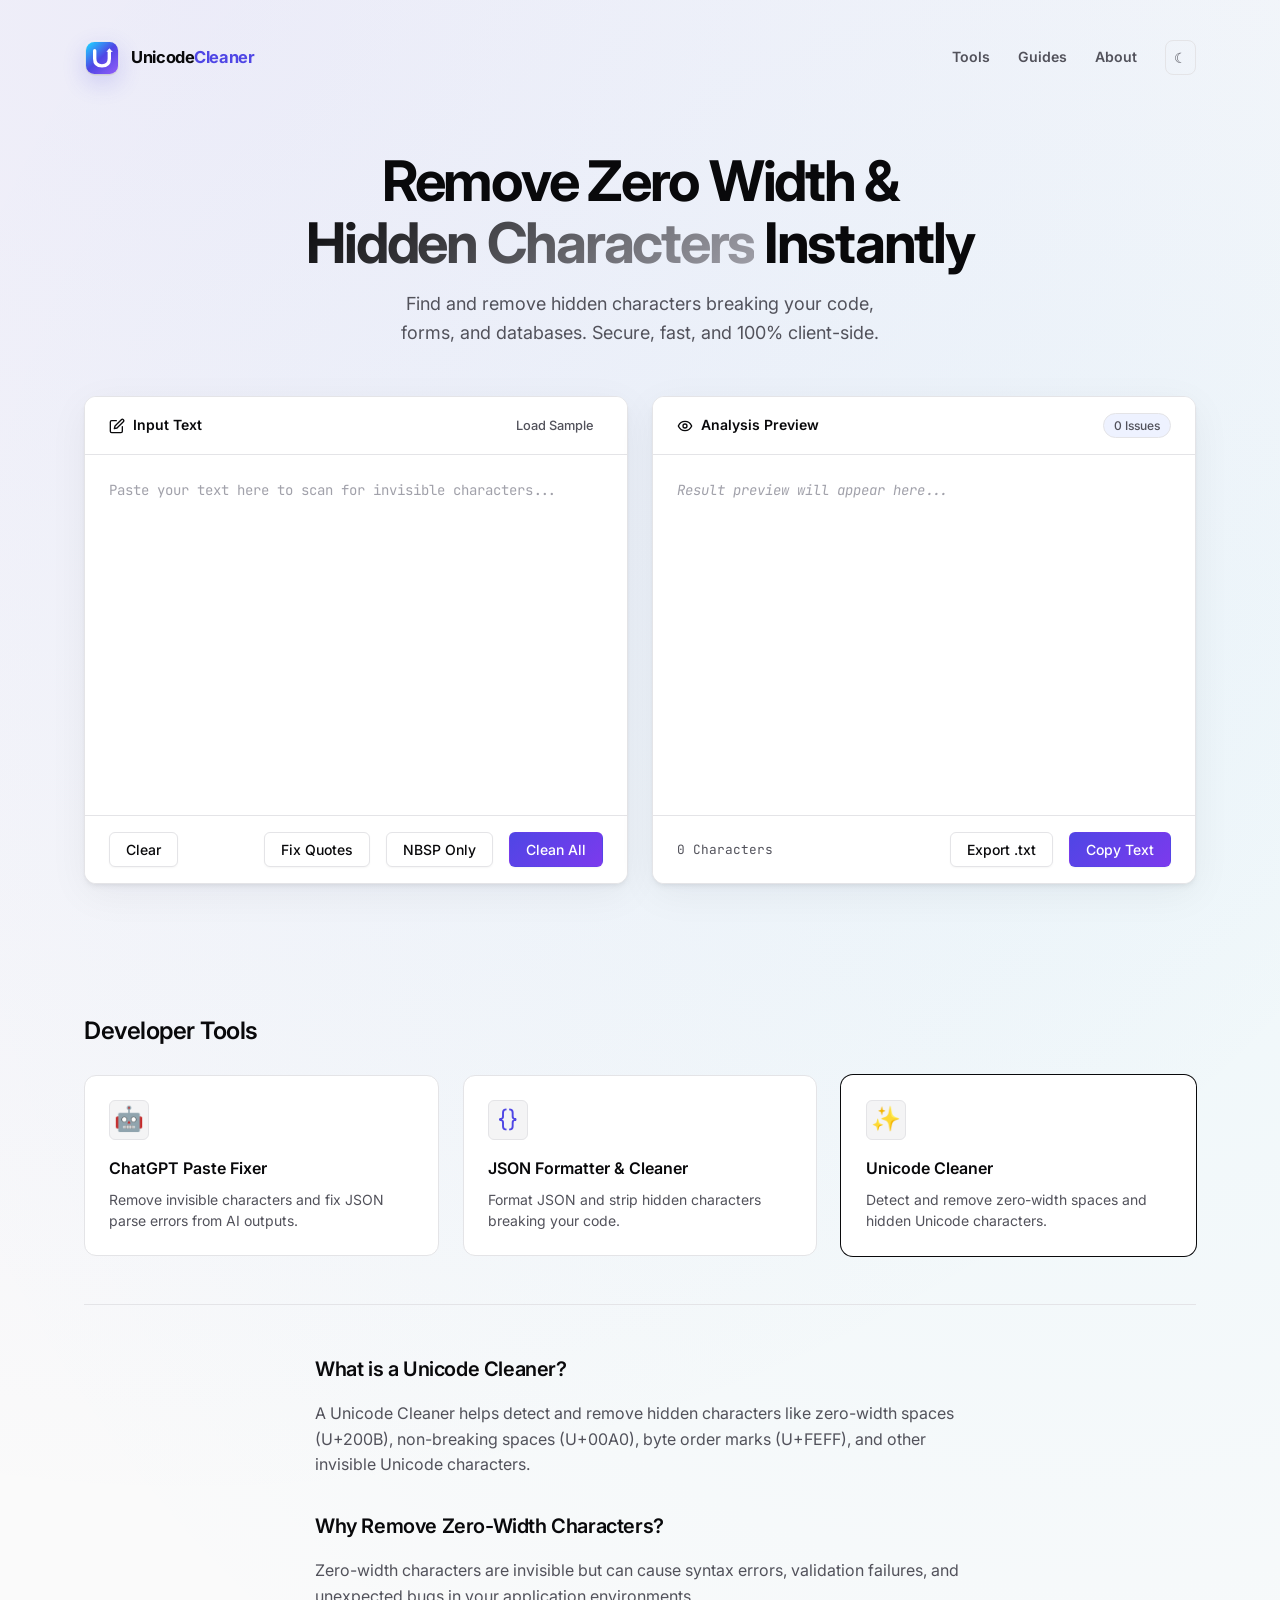
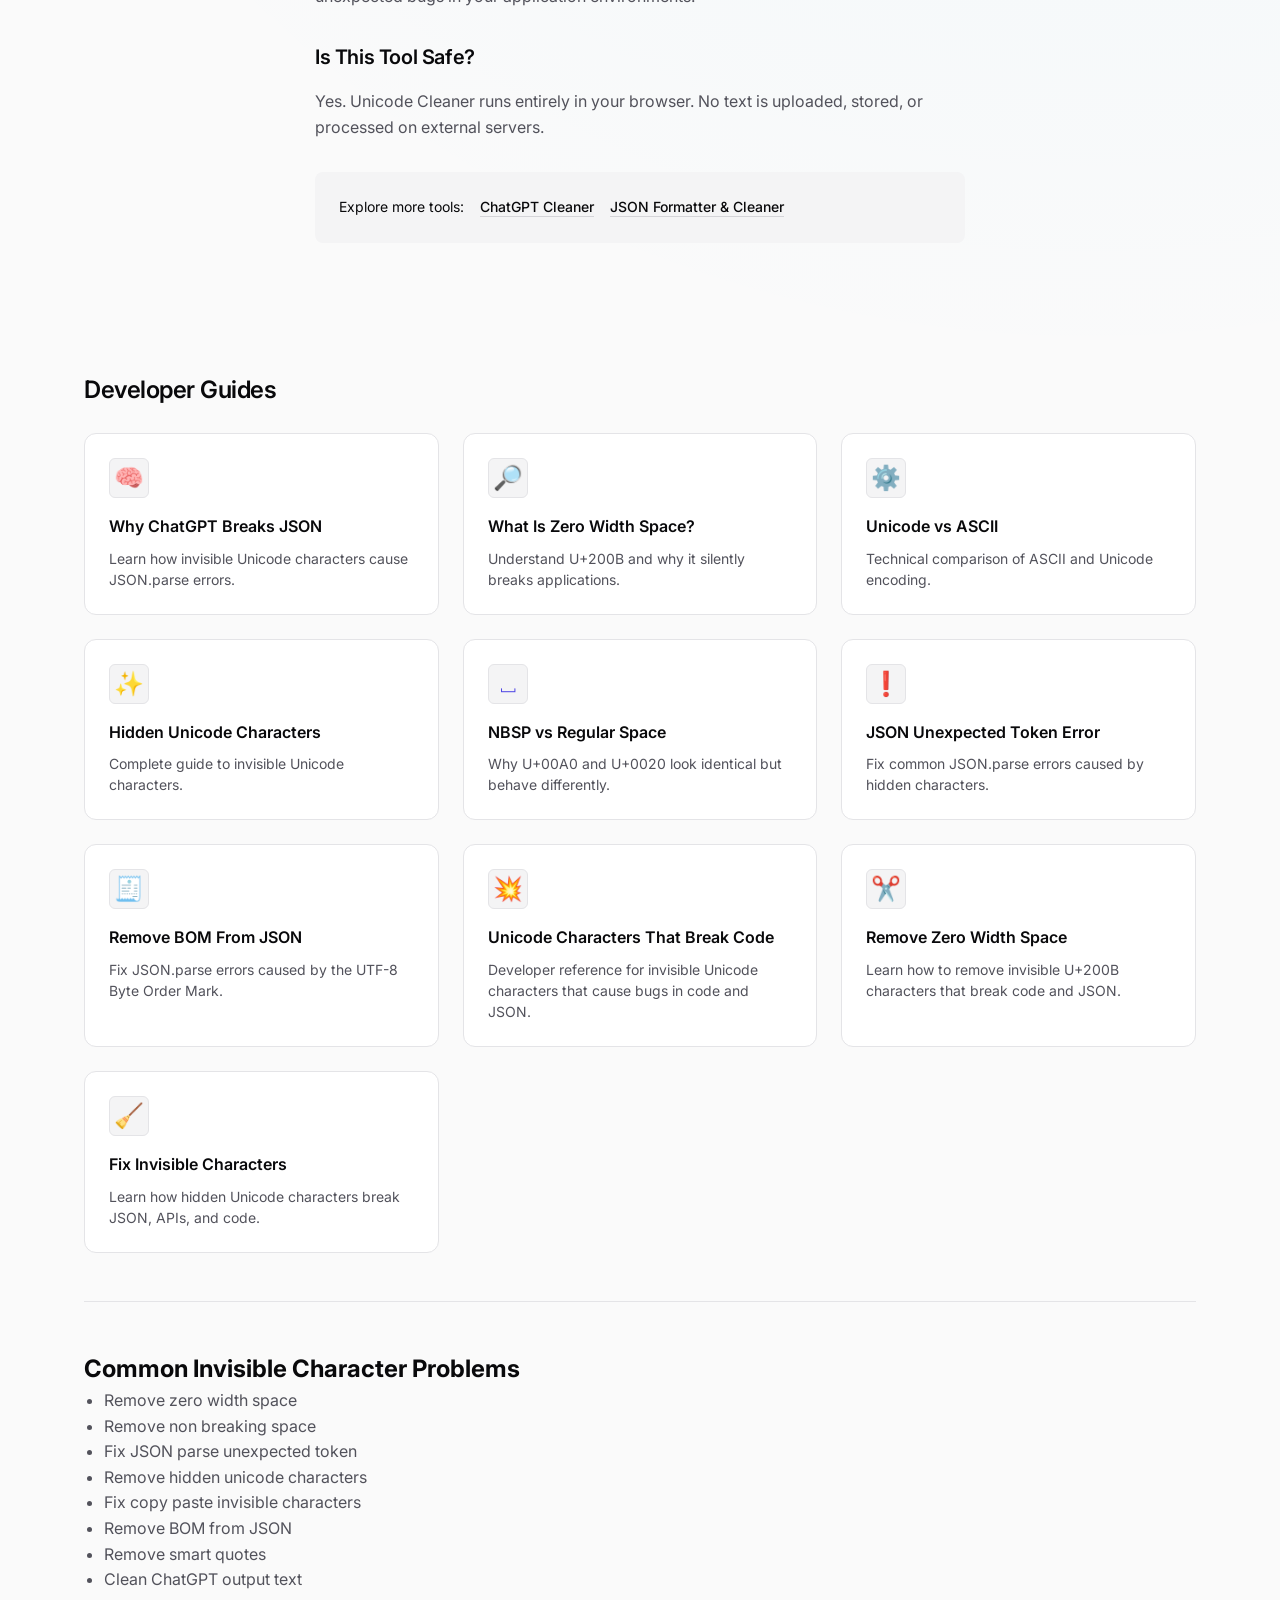
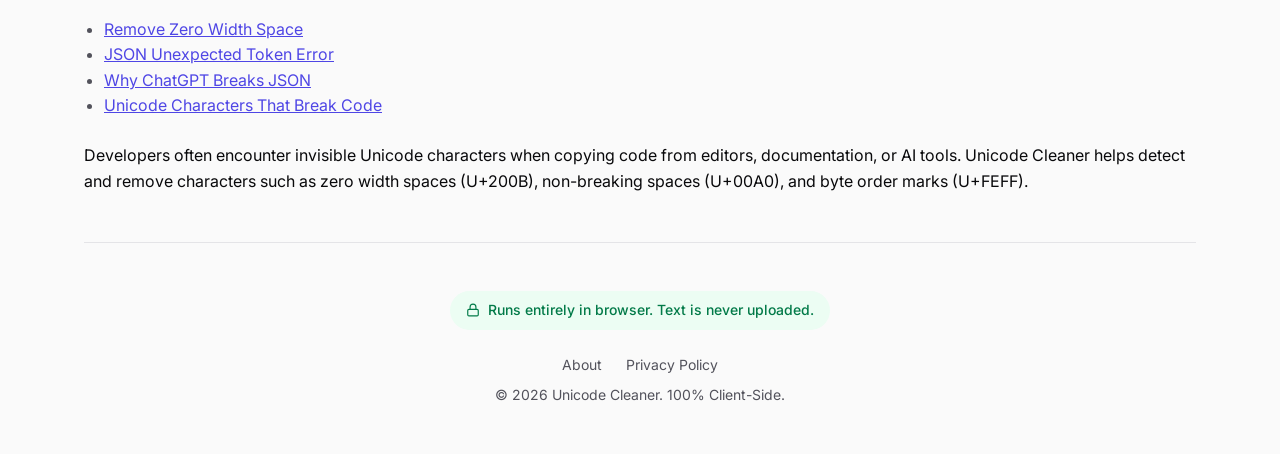
<file: index.html>
<!DOCTYPE html>
<html lang="en">
<head>
    <meta charset="UTF-8">
    <meta name="viewport" content="width=device-width, initial-scale=1.0">
    <script async src="https://pagead2.googlesyndication.com/pagead/js/adsbygoogle.js?client=ca-pub-4917219336887553"
     crossorigin="anonymous"></script>
    <title>Unicode Cleaner – Remove Zero Width Spaces & Hidden Unicode Characters</title>
    <meta name="description" content="Free Unicode Cleaner to remove zero-width spaces, non-breaking spaces (NBSP), BOM and hidden characters instantly. 100% client-side and secure.">
    
    <link rel="preconnect" href="https://fonts.googleapis.com">
    <link rel="preconnect" href="https://fonts.gstatic.com" crossorigin>
    <link href="https://fonts.googleapis.com/css2?family=Inter:wght@400;500;600;700&family=JetBrains+Mono:wght@400;500&display=swap" rel="stylesheet">
    
    <link rel="stylesheet" href="css/style.css?v=3.0">
    <link rel="canonical" href="https://unicodecleaner.online/">
    
    <meta property="og:title" content="Unicode Cleaner – Remove Zero Width & Hidden Characters Instantly">
    <meta property="og:description" content="Detect and remove zero-width spaces, non-breaking spaces, and hidden Unicode characters instantly. 100% client-side and private.">
    <meta property="og:type" content="website">
    <meta property="og:url" content="https://unicodecleaner.online/">
    <meta property="og:image" content="https://unicodecleaner.online/unicode-cleaner-preview.jpg">
    
    <meta name="twitter:card" content="summary_large_image">
    <meta name="twitter:title" content="Unicode Cleaner – Remove Hidden Characters Instantly">
    <meta name="twitter:description" content="Clean zero-width spaces, NBSP, BOM and invisible Unicode characters instantly.">
    <meta name="twitter:image" content="https://unicodecleaner.online/unicode-cleaner-preview.jpg">
    
    <meta name="keywords" content="AI paste fixer, remove zero width space, invisible character remover, clean AI text, hidden unicode cleaner, fix copy paste errors">
    <meta name="author" content="Unicode Cleaner">
    <meta name="theme-color" content="#4f46e5">
<link rel="icon" href="/favicon.svg" type="image/svg+xml">
<link rel="apple-touch-icon" href="/icons/icon-180.png">
<link rel="manifest" href="/manifest.json">

    <script type="application/ld+json">
    {
      "@context": "https://schema.org",
      "@type": "SoftwareApplication",
      "name": "Unicode Cleaner",
      "url": "https://unicodecleaner.online/",
      "applicationCategory": "DeveloperApplication",
      "operatingSystem": "Web Browser",
      "description": "Free online Unicode Cleaner to remove zero-width spaces, non-breaking spaces (NBSP), BOM and hidden Unicode characters instantly.",
      "offers": {
        "@type": "Offer",
        "price": "0",
        "priceCurrency": "USD"
      }
    }
    </script>

    <script type="application/ld+json">
    {
     "@context": "https://schema.org",
     "@type": "FAQPage",
     "mainEntity": [
       {
         "@type": "Question",
         "name": "What is a zero width space?",
         "acceptedAnswer": {
           "@type": "Answer",
           "text": "A zero width space (U+200B) is an invisible Unicode character that can break code and JSON parsing."
         }
       },
       {
         "@type": "Question",
         "name": "Why does copying from ChatGPT break my JSON?",
         "acceptedAnswer": {
           "@type": "Answer",
           "text": "Hidden Unicode characters like BOM and zero width spaces may be inserted when copying AI generated text."
         }
       }
     ]
    }
    </script>

    <script async src="https://www.googletagmanager.com/gtag/js?id=G-VF7KJNPYGK"></script>
    <script>
    window.dataLayer = window.dataLayer || [];
    function gtag(){dataLayer.push(arguments);}
    gtag('js', new Date());
    gtag('config', 'G-VF7KJNPYGK');
    </script>
</head>
<body>

<div class="container">

    <nav class="top-nav" aria-label="Primary navigation">
    <a class="nav-brand" href="/" aria-label="UnicodeCleaner home">
        <img class="brand-mark" src="/assets/brand-mark.svg" alt="" width="36" height="36">
        <span class="brand-wordmark"><span>Unicode</span><strong>Cleaner</strong></span>
    </a>

    <div class="nav-links" aria-label="Main links">
        <a href="/">Tools</a>
        <a href="/#guides">Guides</a>
        <a href="/about.html">About</a>
    </div>

    <div class="nav-actions">
        <details class="mobile-menu">
            <summary aria-label="Open menu">Menu</summary>
            <div class="mobile-menu-panel">
                <a href="/">Tools</a>
                <a href="/#guides">Guides</a>
                <a href="/about.html">About</a>
            </div>
        </details>
        <button class="btn-icon" id="themeToggle" type="button" aria-label="Switch to dark mode" title="Switch to dark mode">
            <span id="themeIcon" aria-hidden="true">☾</span>
        </button>
    </div>
</nav>

    <header class="hero">
        <h1>Remove Zero Width & <br><span class="text-gradient">Hidden Characters</span> Instantly</h1>
        <p class="subtitle">Find and remove hidden characters breaking your code, forms, and databases. Secure, fast, and 100% client-side.</p>
    </header>

    <div class="app-grid">
        <div class="card">
            <div class="card-header">
                <div class="card-title">
                    <svg width="16" height="16" viewBox="0 0 24 24" fill="none" stroke="currentColor" stroke-width="2" stroke-linecap="round" stroke-linejoin="round"><path d="M11 4H4a2 2 0 0 0-2 2v14a2 2 0 0 0 2 2h14a2 2 0 0 0 2-2v-7"></path><path d="M18.5 2.5a2.121 2.121 0 0 1 3 3L12 15l-4 1 1-4 9.5-9.5z"></path></svg>
                    Input Text
                </div>
                <button class="btn-ghost" id="loadSampleBtn">Load Sample</button>
            </div>
            <div class="input-wrapper">
                <textarea id="textInput" placeholder="Paste your text here to scan for invisible characters..."></textarea>
            </div>
            <div class="actions-bar">
                <button class="btn-secondary" id="clearBtn">Clear</button>
                <div class="u-flex-1"></div>
                <button class="btn-secondary" id="fixQuotesBtn">Fix Quotes</button>
                <button class="btn-secondary" id="cleanNbspBtn">NBSP Only</button>
                <button class="btn-primary" id="cleanAllBtn">Clean All</button>
            </div>
        </div>

        <div class="card">
            <div class="card-header">
                <div class="card-title">
                    <svg width="16" height="16" viewBox="0 0 24 24" fill="none" stroke="currentColor" stroke-width="2" stroke-linecap="round" stroke-linejoin="round"><path d="M2 12s3-7 10-7 10 7 10 7-3 7-10 7-10-7-10-7Z"></path><circle cx="12" cy="12" r="3"></circle></svg>
                    Analysis Preview
                </div>
                <div class="badge" id="issueBadge">0 Issues</div>
            </div>
            <div class="preview-wrapper" id="previewArea">
                <span class="empty-state is-visible">Result preview will appear here...</span>
            </div>
            <div class="actions-bar">
                <div class="meta-row" id="charCount">0 Characters</div>
                <div class="u-flex-1"></div>
                <button class="btn-secondary" id="exportBtn">Export .txt</button>
                <button class="btn-primary" id="copyBtn">Copy Text</button>
            </div>
        </div>
    </div>

    <div class="stats-panel" id="statsPanel" style="display:none;">
        <div class="stats-header">DETECTION SUMMARY</div>
        <ul class="stats-list" id="statsList"></ul>
    </div>

    <section class="tools-section" id="tools">
        <h2>Developer Tools</h2>
        <div class="tools-grid">
            <a href="/chatgpt-cleaner.html" class="tool-card">
                <div class="tool-icon">🤖</div>
                <h3>ChatGPT Paste Fixer</h3>
                <p>Remove invisible characters and fix JSON parse errors from AI outputs.</p>
            </a>
            <a href="/json-cleaner.html" class="tool-card">
                <div class="tool-icon">{}</div>
                <h3>JSON Formatter & Cleaner</h3>
                <p>Format JSON and strip hidden characters breaking your code.</p>
            </a>
            <a href="/" class="tool-card active-tool">
                <div class="tool-icon">✨</div>
                <h3>Unicode Cleaner</h3>
                <p>Detect and remove zero-width spaces and hidden Unicode characters.</p>
            </a>
        </div>
    </section>

    <section class="u-section">
        <div class="faq-container">
            <h2>What is a Unicode Cleaner?</h2>
            <p>A Unicode Cleaner helps detect and remove hidden characters like zero-width spaces (U+200B), non-breaking spaces (U+00A0), byte order marks (U+FEFF), and other invisible Unicode characters.</p>

            <h2>Why Remove Zero-Width Characters?</h2>
            <p>Zero-width characters are invisible but can cause syntax errors, validation failures, and unexpected bugs in your application environments.</p>

            <h2>Is This Tool Safe?</h2>
            <p>Yes. Unicode Cleaner runs entirely in your browser. No text is uploaded, stored, or processed on external servers.</p>

            <div class="related-links">
                <span>Explore more tools:</span>
                <a href="/chatgpt-cleaner.html">ChatGPT Cleaner</a>
                <a href="/json-cleaner.html">JSON Formatter & Cleaner</a>
            </div>
        </div>
    </section>

    <section class="tools-section" id="guides">
<h2>Developer Guides</h2>

<div class="tools-grid">

<a href="/why-chatgpt-breaks-json.html" class="tool-card">
<div class="tool-icon">🧠</div>
<h3>Why ChatGPT Breaks JSON</h3>
<p>Learn how invisible Unicode characters cause JSON.parse errors.</p>
</a>

<a href="/what-is-zero-width-space.html" class="tool-card">
<div class="tool-icon">🔎</div>
<h3>What Is Zero Width Space?</h3>
<p>Understand U+200B and why it silently breaks applications.</p>
</a>

<a href="/unicode-vs-ascii.html" class="tool-card">
<div class="tool-icon">⚙️</div>
<h3>Unicode vs ASCII</h3>
<p>Technical comparison of ASCII and Unicode encoding.</p>
</a>

<a href="/hidden-unicode-characters-explained.html" class="tool-card">
<div class="tool-icon">✨</div>
<h3>Hidden Unicode Characters</h3>
<p>Complete guide to invisible Unicode characters.</p>
</a>

<a href="/nbsp-vs-regular-space.html" class="tool-card">
<div class="tool-icon">⎵</div>
<h3>NBSP vs Regular Space</h3>
<p>Why U+00A0 and U+0020 look identical but behave differently.</p>
</a>

<a href="/json-unexpected-token-error.html" class="tool-card">
<div class="tool-icon">❗</div>
<h3>JSON Unexpected Token Error</h3>
<p>Fix common JSON.parse errors caused by hidden characters.</p>
</a>

<a href="/remove-bom-from-json.html" class="tool-card">
<div class="tool-icon">🧾</div>
<h3>Remove BOM From JSON</h3>
<p>Fix JSON.parse errors caused by the UTF-8 Byte Order Mark.</p>
</a>

<a href="/unicode-characters-that-break-code.html" class="tool-card">
<div class="tool-icon">💥</div>
<h3>Unicode Characters That Break Code</h3>
<p>Developer reference for invisible Unicode characters that cause bugs in code and JSON.</p>
</a>

<a href="/remove-zero-width-space.html" class="tool-card">
<div class="tool-icon">✂️</div>
<h3>Remove Zero Width Space</h3>
<p>Learn how to remove invisible U+200B characters that break code and JSON.</p>
</a>

<a href="/fix-invisible-characters.html" class="tool-card">
<div class="tool-icon">🧹</div>
<h3>Fix Invisible Characters</h3>
<p>Learn how hidden Unicode characters break JSON, APIs, and code.</p>
</a>

</div>
</section>


<section class="u-section">

<h2>Common Invisible Character Problems</h2>

<ul>
<li>Remove zero width space</li>
<li>Remove non breaking space</li>
<li>Fix JSON parse unexpected token</li>
<li>Remove hidden unicode characters</li>
<li>Fix copy paste invisible characters</li>
<li>Remove BOM from JSON</li>
<li>Remove smart quotes</li>
<li>Clean ChatGPT output text</li>
</ul>

<ul>
<li><a href="/remove-zero-width-space.html">Remove Zero Width Space</a></li>
<li><a href="/json-unexpected-token-error.html">JSON Unexpected Token Error</a></li>
<li><a href="/why-chatgpt-breaks-json.html">Why ChatGPT Breaks JSON</a></li>
<li><a href="/unicode-characters-that-break-code.html">Unicode Characters That Break Code</a></li>
</ul>

<p>
Developers often encounter invisible Unicode characters when copying code from editors,
documentation, or AI tools. Unicode Cleaner helps detect and remove characters such as
zero width spaces (U+200B), non-breaking spaces (U+00A0), and byte order marks (U+FEFF).
</p>

</section>

    <footer>
        <div class="privacy-notice">
            <svg width="14" height="14" viewBox="0 0 24 24" fill="none" stroke="currentColor" stroke-width="2" stroke-linecap="round" stroke-linejoin="round"><rect x="3" y="11" width="18" height="11" rx="2" ry="2"></rect><path d="M7 11V7a5 5 0 0 1 10 0v4"></path></svg>
            Runs entirely in browser. Text is never uploaded.
        </div>
        <div class="footer-links">
            <a href="/about.html">About</a>
            <a href="/privacy.html">Privacy Policy</a>
        </div>
        <div class="copyright u-mt-1">
            &copy; 2026 Unicode Cleaner. 100% Client-Side.
        </div>
    </footer>

</div>

<div class="toast" id="toast">Copied to clipboard!</div>
<script src="js/site.js?v=1.0"></script>
<script src="js/app.js?v=1.2"></script>

</body>
</html>
</file>
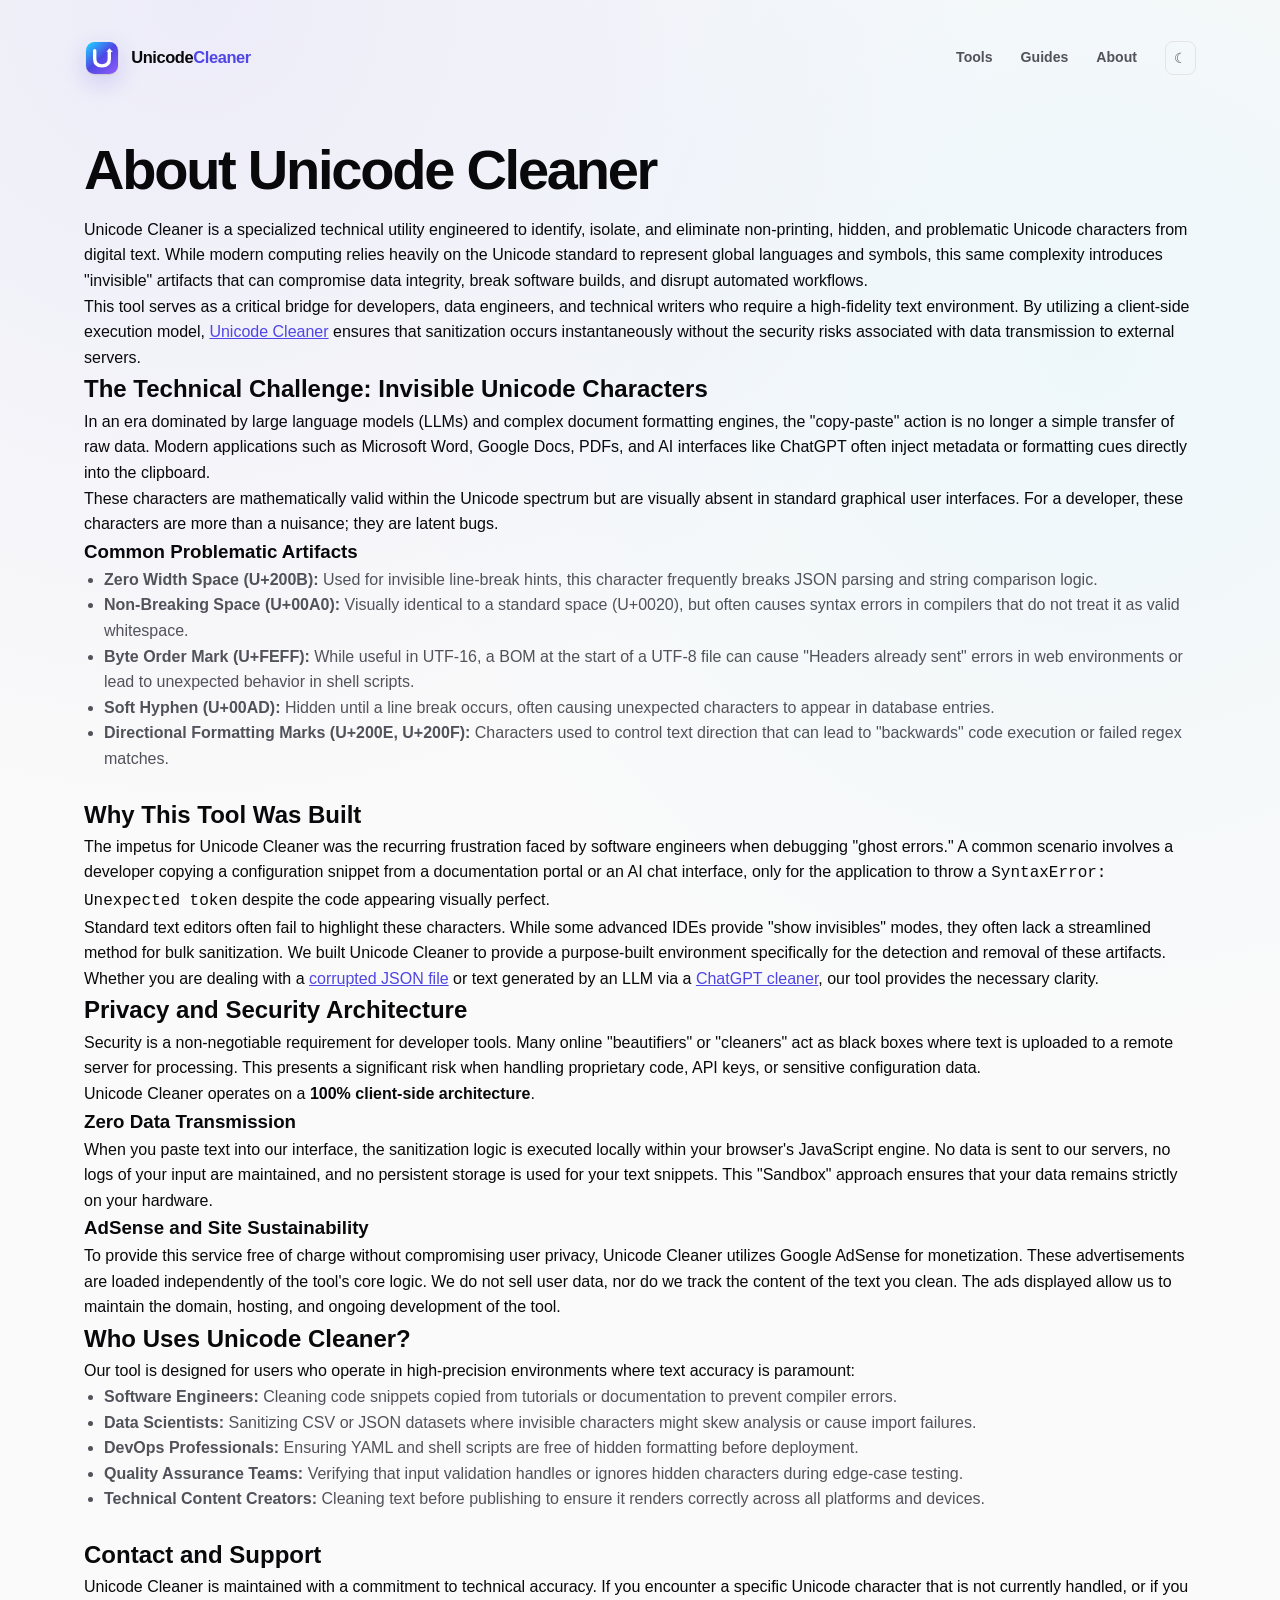
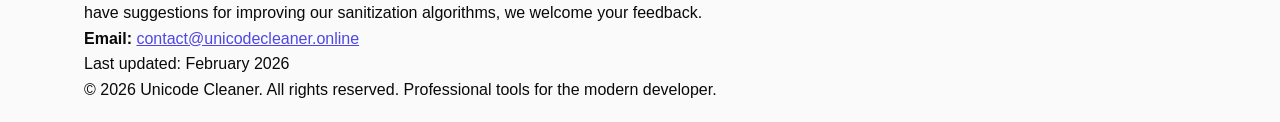
<file: about.html>
<!DOCTYPE html>
<html lang="en">
<head>

<meta charset="UTF-8">
<meta name="viewport" content="width=device-width, initial-scale=1.0">

<title>About Unicode Cleaner – Developer Tool for Removing Hidden Unicode Characters</title>

<meta name="description" content="Learn about Unicode Cleaner, a privacy-focused developer tool for removing zero-width spaces, BOM, and hidden Unicode characters. 100% client-side.">

<link rel="canonical" href="https://unicodecleaner.online/about.html">

<meta property="og:type" content="website">
<meta property="og:url" content="https://unicodecleaner.online/about.html">
<meta property="og:title" content="About Unicode Cleaner – Developer Tool for Removing Hidden Unicode Characters">
<meta property="og:description" content="Learn about Unicode Cleaner, a privacy-focused developer tool for removing zero-width spaces, BOM, and hidden Unicode characters. 100% client-side.">
<meta property="og:image" content="https://unicodecleaner.online/unicode-cleaner-preview.jpg">

<meta name="twitter:card" content="summary_large_image">
<meta name="twitter:url" content="https://unicodecleaner.online/about.html">
<meta name="twitter:title" content="About Unicode Cleaner – Developer Tool for Removing Hidden Unicode Characters">
<meta name="twitter:description" content="Learn about Unicode Cleaner, a privacy-focused developer tool for removing zero-width spaces, BOM, and hidden Unicode characters. 100% client-side.">
<meta name="twitter:image" content="https://unicodecleaner.online/unicode-cleaner-preview.jpg">

<link rel="stylesheet" href="css/style.css?v=3.0">
<meta name="theme-color" content="#4f46e5">
<link rel="icon" href="/favicon.svg" type="image/svg+xml">
<link rel="apple-touch-icon" href="/icons/icon-180.png">
<link rel="manifest" href="/manifest.json">

</head>
<body>

<div class="container">

<nav class="top-nav" aria-label="Primary navigation">
    <a class="nav-brand" href="/" aria-label="UnicodeCleaner home">
        <img class="brand-mark" src="/assets/brand-mark.svg" alt="" width="36" height="36">
        <span class="brand-wordmark"><span>Unicode</span><strong>Cleaner</strong></span>
    </a>

    <div class="nav-links" aria-label="Main links">
        <a href="/">Tools</a>
        <a href="/#guides">Guides</a>
        <a href="/about.html">About</a>
    </div>

    <div class="nav-actions">
        <details class="mobile-menu">
            <summary aria-label="Open menu">Menu</summary>
            <div class="mobile-menu-panel">
                <a href="/">Tools</a>
                <a href="/#guides">Guides</a>
                <a href="/about.html">About</a>
            </div>
        </details>
        <button class="btn-icon" id="themeToggle" type="button" aria-label="Switch to dark mode" title="Switch to dark mode">
            <span id="themeIcon" aria-hidden="true">☾</span>
        </button>
    </div>
</nav>

<main>
<!-- KEEP YOUR EXISTING CONTENT EXACTLY HERE -->
    <h1>About Unicode Cleaner</h1>

    <p>
        Unicode Cleaner is a specialized technical utility engineered to identify, isolate, and eliminate non-printing, hidden, and problematic Unicode characters from digital text. While modern computing relies heavily on the Unicode standard to represent global languages and symbols, this same complexity introduces "invisible" artifacts that can compromise data integrity, break software builds, and disrupt automated workflows.
    </p>

    <p>
        This tool serves as a critical bridge for developers, data engineers, and technical writers who require a high-fidelity text environment. By utilizing a client-side execution model, <a href="/">Unicode Cleaner</a> ensures that sanitization occurs instantaneously without the security risks associated with data transmission to external servers.
    </p>

    <h2>The Technical Challenge: Invisible Unicode Characters</h2>
    
    <p>
        In an era dominated by large language models (LLMs) and complex document formatting engines, the "copy-paste" action is no longer a simple transfer of raw data. Modern applications such as Microsoft Word, Google Docs, PDFs, and AI interfaces like ChatGPT often inject metadata or formatting cues directly into the clipboard.
    </p>

    <p>
        These characters are mathematically valid within the Unicode spectrum but are visually absent in standard graphical user interfaces. For a developer, these characters are more than a nuisance; they are latent bugs.
    </p>

    <h3>Common Problematic Artifacts</h3>
    <ul>
        <li><strong>Zero Width Space (U+200B):</strong> Used for invisible line-break hints, this character frequently breaks JSON parsing and string comparison logic.</li>
        <li><strong>Non-Breaking Space (U+00A0):</strong> Visually identical to a standard space (U+0020), but often causes syntax errors in compilers that do not treat it as valid whitespace.</li>
        <li><strong>Byte Order Mark (U+FEFF):</strong> While useful in UTF-16, a BOM at the start of a UTF-8 file can cause "Headers already sent" errors in web environments or lead to unexpected behavior in shell scripts.</li>
        <li><strong>Soft Hyphen (U+00AD):</strong> Hidden until a line break occurs, often causing unexpected characters to appear in database entries.</li>
        <li><strong>Directional Formatting Marks (U+200E, U+200F):</strong> Characters used to control text direction that can lead to "backwards" code execution or failed regex matches.</li>
    </ul>

    <h2>Why This Tool Was Built</h2>
    
    <p>
        The impetus for Unicode Cleaner was the recurring frustration faced by software engineers when debugging "ghost errors." A common scenario involves a developer copying a configuration snippet from a documentation portal or an AI chat interface, only for the application to throw a <code>SyntaxError: Unexpected token</code> despite the code appearing visually perfect.
    </p>

    <p>
        Standard text editors often fail to highlight these characters. While some advanced IDEs provide "show invisibles" modes, they often lack a streamlined method for bulk sanitization. We built Unicode Cleaner to provide a purpose-built environment specifically for the detection and removal of these artifacts. Whether you are dealing with a <a href="/json-cleaner.html">corrupted JSON file</a> or text generated by an LLM via a <a href="/chatgpt-cleaner.html">ChatGPT cleaner</a>, our tool provides the necessary clarity.
    </p>

    <h2>Privacy and Security Architecture</h2>
    
    <p>
        Security is a non-negotiable requirement for developer tools. Many online "beautifiers" or "cleaners" act as black boxes where text is uploaded to a remote server for processing. This presents a significant risk when handling proprietary code, API keys, or sensitive configuration data.
    </p>

    <p>
        Unicode Cleaner operates on a <strong>100% client-side architecture</strong>.
    </p>

    <h3>Zero Data Transmission</h3>
    <p>
        When you paste text into our interface, the sanitization logic is executed locally within your browser's JavaScript engine. No data is sent to our servers, no logs of your input are maintained, and no persistent storage is used for your text snippets. This "Sandbox" approach ensures that your data remains strictly on your hardware.
    </p>

    <h3>AdSense and Site Sustainability</h3>
    <p>
        To provide this service free of charge without compromising user privacy, Unicode Cleaner utilizes Google AdSense for monetization. These advertisements are loaded independently of the tool's core logic. We do not sell user data, nor do we track the content of the text you clean. The ads displayed allow us to maintain the domain, hosting, and ongoing development of the tool.
    </p>

    <h2>Who Uses Unicode Cleaner?</h2>

    <p>
        Our tool is designed for users who operate in high-precision environments where text accuracy is paramount:
    </p>

    <ul>
        <li><strong>Software Engineers:</strong> Cleaning code snippets copied from tutorials or documentation to prevent compiler errors.</li>
        <li><strong>Data Scientists:</strong> Sanitizing CSV or JSON datasets where invisible characters might skew analysis or cause import failures.</li>
        <li><strong>DevOps Professionals:</strong> Ensuring YAML and shell scripts are free of hidden formatting before deployment.</li>
        <li><strong>Quality Assurance Teams:</strong> Verifying that input validation handles or ignores hidden characters during edge-case testing.</li>
        <li><strong>Technical Content Creators:</strong> Cleaning text before publishing to ensure it renders correctly across all platforms and devices.</li>
    </ul>

    <h2>Contact and Support</h2>
    
    <div class="contact-box">
        <p>
            Unicode Cleaner is maintained with a commitment to technical accuracy. If you encounter a specific Unicode character that is not currently handled, or if you have suggestions for improving our sanitization algorithms, we welcome your feedback.
        </p>
        <p>
            <strong>Email:</strong> <a href="mailto:contact@unicodecleaner.online">contact@unicodecleaner.online</a>
        </p>
    </div>

    <p class="footer-note">
        Last updated: February 2026<br>
        &copy; 2026 Unicode Cleaner. All rights reserved. Professional tools for the modern developer.
    </p>
</main>
</div>

<script src="js/site.js?v=1.0"></script>
</body>
</html>
</file>
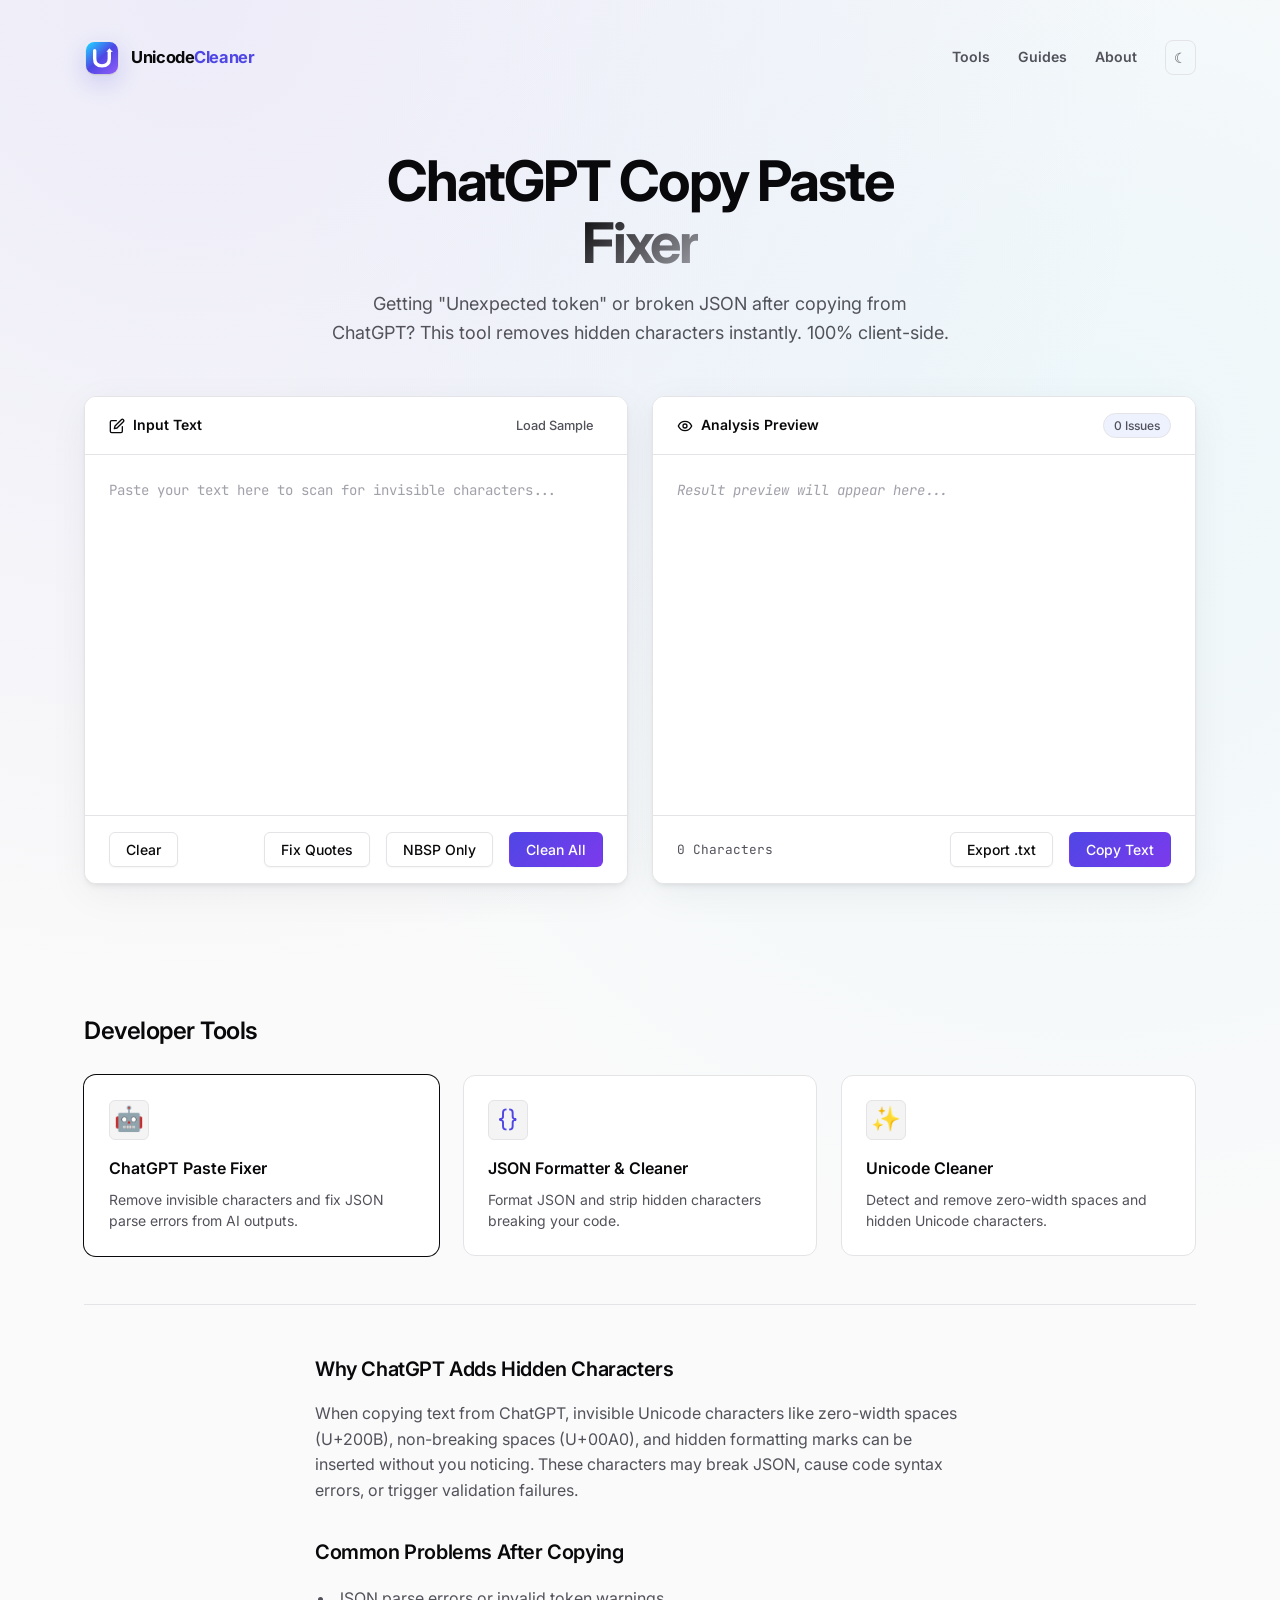
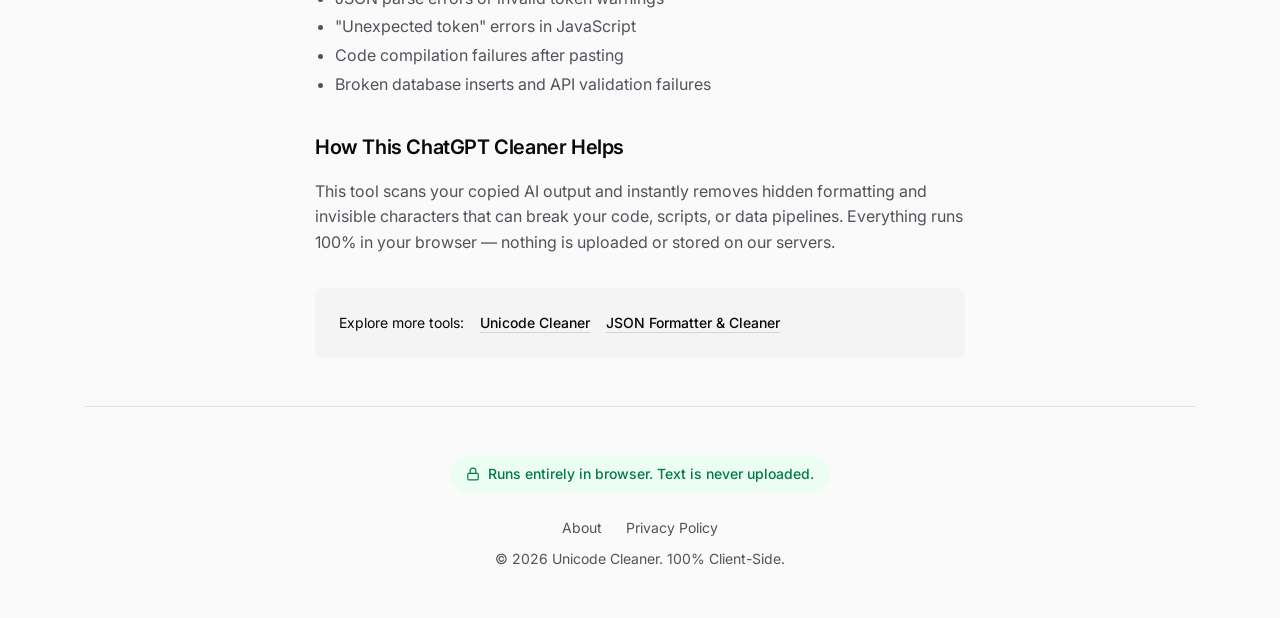
<file: chatgpt-cleaner.html>
<!DOCTYPE html>
<html lang="en">
<head>
    <meta charset="UTF-8">
    <meta name="viewport" content="width=device-width, initial-scale=1.0">
    <title>ChatGPT Copy Paste Fixer – Remove Hidden Characters & JSON Errors</title>
    <meta name="description" content="Fix ChatGPT copy paste errors like 'Unexpected token' or JSON parse errors. Remove invisible Unicode characters, zero-width spaces, BOM, and hidden formatting instantly. 100% private and browser-based.">
    
    <link rel="preconnect" href="https://fonts.googleapis.com">
    <link rel="preconnect" href="https://fonts.gstatic.com" crossorigin>
    <link href="https://fonts.googleapis.com/css2?family=Inter:wght@400;500;600;700&family=JetBrains+Mono:wght@400;500&display=swap" rel="stylesheet">
    
    <link rel="canonical" href="https://unicodecleaner.online/chatgpt-cleaner.html">
    <link rel="stylesheet" href="css/style.css?v=3.0">
    
    <meta property="og:title" content="ChatGPT Copy Paste Fixer – Remove Hidden Characters Instantly">
    <meta property="og:description" content="Fix ChatGPT copy paste errors instantly. Remove zero-width spaces, BOM, and hidden Unicode characters. 100% client-side.">
    <meta property="og:type" content="website">
    <meta property="og:url" content="https://unicodecleaner.online/chatgpt-cleaner.html">
    <meta property="og:image" content="https://unicodecleaner.online/unicode-cleaner-preview.jpg">

    <meta name="twitter:card" content="summary_large_image">
    <meta name="twitter:title" content="ChatGPT Copy Paste Fixer – Remove Hidden Characters Instantly">
    <meta name="twitter:description" content="Fix ChatGPT copy paste errors instantly. Remove hidden Unicode characters that break JSON and code.">
    <meta name="twitter:image" content="https://unicodecleaner.online/unicode-cleaner-preview.jpg">
    
    <meta name="keywords" content="AI paste fixer, remove zero width space, invisible character remover, clean AI text, hidden unicode cleaner, fix copy paste errors">
    <meta name="author" content="UnicodeCleaner.online">
    <meta name="theme-color" content="#4f46e5">
<link rel="icon" href="/favicon.svg" type="image/svg+xml">
<link rel="apple-touch-icon" href="/icons/icon-180.png">
<link rel="manifest" href="/manifest.json">
    
    <script type="application/ld+json">
    {
      "@context": "https://schema.org",
      "@type": "SoftwareApplication",
      "name": "ChatGPT Copy Paste Fixer",
      "url": "https://unicodecleaner.online/chatgpt-cleaner.html",
      "applicationCategory": "DeveloperApplication",
      "operatingSystem": "Web Browser",
      "description": "Free ChatGPT Copy Paste Fixer to remove zero-width spaces, BOM, and hidden Unicode characters that break JSON and code.",
      "offers": {
        "@type": "Offer",
        "price": "0",
        "priceCurrency": "USD"
      }
    }
    </script>
    
    <script async src="https://www.googletagmanager.com/gtag/js?id=G-VF7KJNPYGK"></script>
    <script>
      window.dataLayer = window.dataLayer || [];
      function gtag(){dataLayer.push(arguments);}
      gtag('js', new Date());
      gtag('config', 'G-VF7KJNPYGK');
    </script>
</head>
<body>

<div class="container">

    <nav class="top-nav" aria-label="Primary navigation">
    <a class="nav-brand" href="/" aria-label="UnicodeCleaner home">
        <img class="brand-mark" src="/assets/brand-mark.svg" alt="" width="36" height="36">
        <span class="brand-wordmark"><span>Unicode</span><strong>Cleaner</strong></span>
    </a>

    <div class="nav-links" aria-label="Main links">
        <a href="/">Tools</a>
        <a href="/#guides">Guides</a>
        <a href="/about.html">About</a>
    </div>

    <div class="nav-actions">
        <details class="mobile-menu">
            <summary aria-label="Open menu">Menu</summary>
            <div class="mobile-menu-panel">
                <a href="/">Tools</a>
                <a href="/#guides">Guides</a>
                <a href="/about.html">About</a>
            </div>
        </details>
        <button class="btn-icon" id="themeToggle" type="button" aria-label="Switch to dark mode" title="Switch to dark mode">
            <span id="themeIcon" aria-hidden="true">☾</span>
        </button>
    </div>
</nav>

    <header class="hero">
        <h1>ChatGPT Copy Paste <br><span class="text-gradient">Fixer</span></h1>
        <p class="subtitle">Getting "Unexpected token" or broken JSON after copying from ChatGPT? This tool removes hidden characters instantly. 100% client-side.</p>
    </header>

    <div class="app-grid">
        <div class="card">
            <div class="card-header">
                <div class="card-title">
                    <svg width="16" height="16" viewBox="0 0 24 24" fill="none" stroke="currentColor" stroke-width="2" stroke-linecap="round" stroke-linejoin="round"><path d="M11 4H4a2 2 0 0 0-2 2v14a2 2 0 0 0 2 2h14a2 2 0 0 0 2-2v-7"></path><path d="M18.5 2.5a2.121 2.121 0 0 1 3 3L12 15l-4 1 1-4 9.5-9.5z"></path></svg>
                    Input Text
                </div>
                <button class="btn-ghost" id="loadSampleBtn">Load Sample</button>
            </div>
            <div class="input-wrapper">
                <textarea id="textInput" placeholder="Paste your text here to scan for invisible characters..."></textarea>
            </div>
            <div class="actions-bar">
                <button class="btn-secondary" id="clearBtn">Clear</button>
                <div class="u-flex-1"></div>
                <button class="btn-secondary" id="fixQuotesBtn">Fix Quotes</button>
                <button class="btn-secondary" id="cleanNbspBtn">NBSP Only</button>
                <button class="btn-primary" id="cleanAllBtn">Clean All</button>
            </div>
        </div>

        <div class="card">
            <div class="card-header">
                <div class="card-title">
                    <svg width="16" height="16" viewBox="0 0 24 24" fill="none" stroke="currentColor" stroke-width="2" stroke-linecap="round" stroke-linejoin="round"><path d="M2 12s3-7 10-7 10 7 10 7-3 7-10 7-10-7-10-7Z"></path><circle cx="12" cy="12" r="3"></circle></svg>
                    Analysis Preview
                </div>
                <div class="badge" id="issueBadge">0 Issues</div>
            </div>
            <div class="preview-wrapper" id="previewArea">
                <span class="empty-state is-visible">Result preview will appear here...</span>
            </div>
            <div class="actions-bar">
                <div class="meta-row" id="charCount">0 Characters</div>
                <div class="u-flex-1"></div>
                <button class="btn-secondary" id="exportBtn">Export .txt</button>
                <button class="btn-primary" id="copyBtn">Copy Text</button>
            </div>
        </div>
    </div>

    <div class="stats-panel" id="statsPanel" style="display:none;">
        <div class="stats-header">DETECTION SUMMARY</div>
        <ul class="stats-list" id="statsList"></ul>
    </div>

    <section class="tools-section">
        <h2>Developer Tools</h2>
        <div class="tools-grid">
            <a href="/chatgpt-cleaner.html" class="tool-card active-tool">
                <div class="tool-icon">🤖</div>
                <h3>ChatGPT Paste Fixer</h3>
                <p>Remove invisible characters and fix JSON parse errors from AI outputs.</p>
            </a>
            <a href="/json-cleaner.html" class="tool-card">
                <div class="tool-icon">{}</div>
                <h3>JSON Formatter & Cleaner</h3>
                <p>Format JSON and strip hidden characters breaking your code.</p>
            </a>
            <a href="/" class="tool-card">
                <div class="tool-icon">✨</div>
                <h3>Unicode Cleaner</h3>
                <p>Detect and remove zero-width spaces and hidden Unicode characters.</p>
            </a>
        </div>
    </section>

    <section class="u-section">
        <div class="faq-container">
            <h2>Why ChatGPT Adds Hidden Characters</h2>
            <p>When copying text from ChatGPT, invisible Unicode characters like zero-width spaces (U+200B), non-breaking spaces (U+00A0), and hidden formatting marks can be inserted without you noticing. These characters may break JSON, cause code syntax errors, or trigger validation failures.</p>

            <h2>Common Problems After Copying</h2>
            <ul style="color: var(--text-muted); padding-left: 1.25rem; margin-bottom: var(--space-3); line-height: 1.8;">
                <li>JSON parse errors or invalid token warnings</li>
                <li>"Unexpected token" errors in JavaScript</li>
                <li>Code compilation failures after pasting</li>
                <li>Broken database inserts and API validation failures</li>
            </ul>

            <h2>How This ChatGPT Cleaner Helps</h2>
            <p>This tool scans your copied AI output and instantly removes hidden formatting and invisible characters that can break your code, scripts, or data pipelines. Everything runs 100% in your browser — nothing is uploaded or stored on our servers.</p>

            <div class="related-links">
                <span>Explore more tools:</span>
                <a href="/">Unicode Cleaner</a>
                <a href="/json-cleaner.html">JSON Formatter & Cleaner</a>
            </div>
        </div>
    </section>

    <footer>
        <div class="privacy-notice">
            <svg width="14" height="14" viewBox="0 0 24 24" fill="none" stroke="currentColor" stroke-width="2" stroke-linecap="round" stroke-linejoin="round"><rect x="3" y="11" width="18" height="11" rx="2" ry="2"></rect><path d="M7 11V7a5 5 0 0 1 10 0v4"></path></svg>
            Runs entirely in browser. Text is never uploaded.
        </div>
        <div class="footer-links">
            <a href="/about.html">About</a>
            <a href="/privacy.html">Privacy Policy</a>
        </div>
        <div class="copyright u-mt-1">
            &copy; 2026 Unicode Cleaner. 100% Client-Side.
        </div>
    </footer>

</div>

<div class="toast" id="toast">Copied to clipboard!</div>
<script src="js/site.js?v=1.0"></script>
<script src="js/app.js?v=1.2"></script>

</body>
</html>
</file>
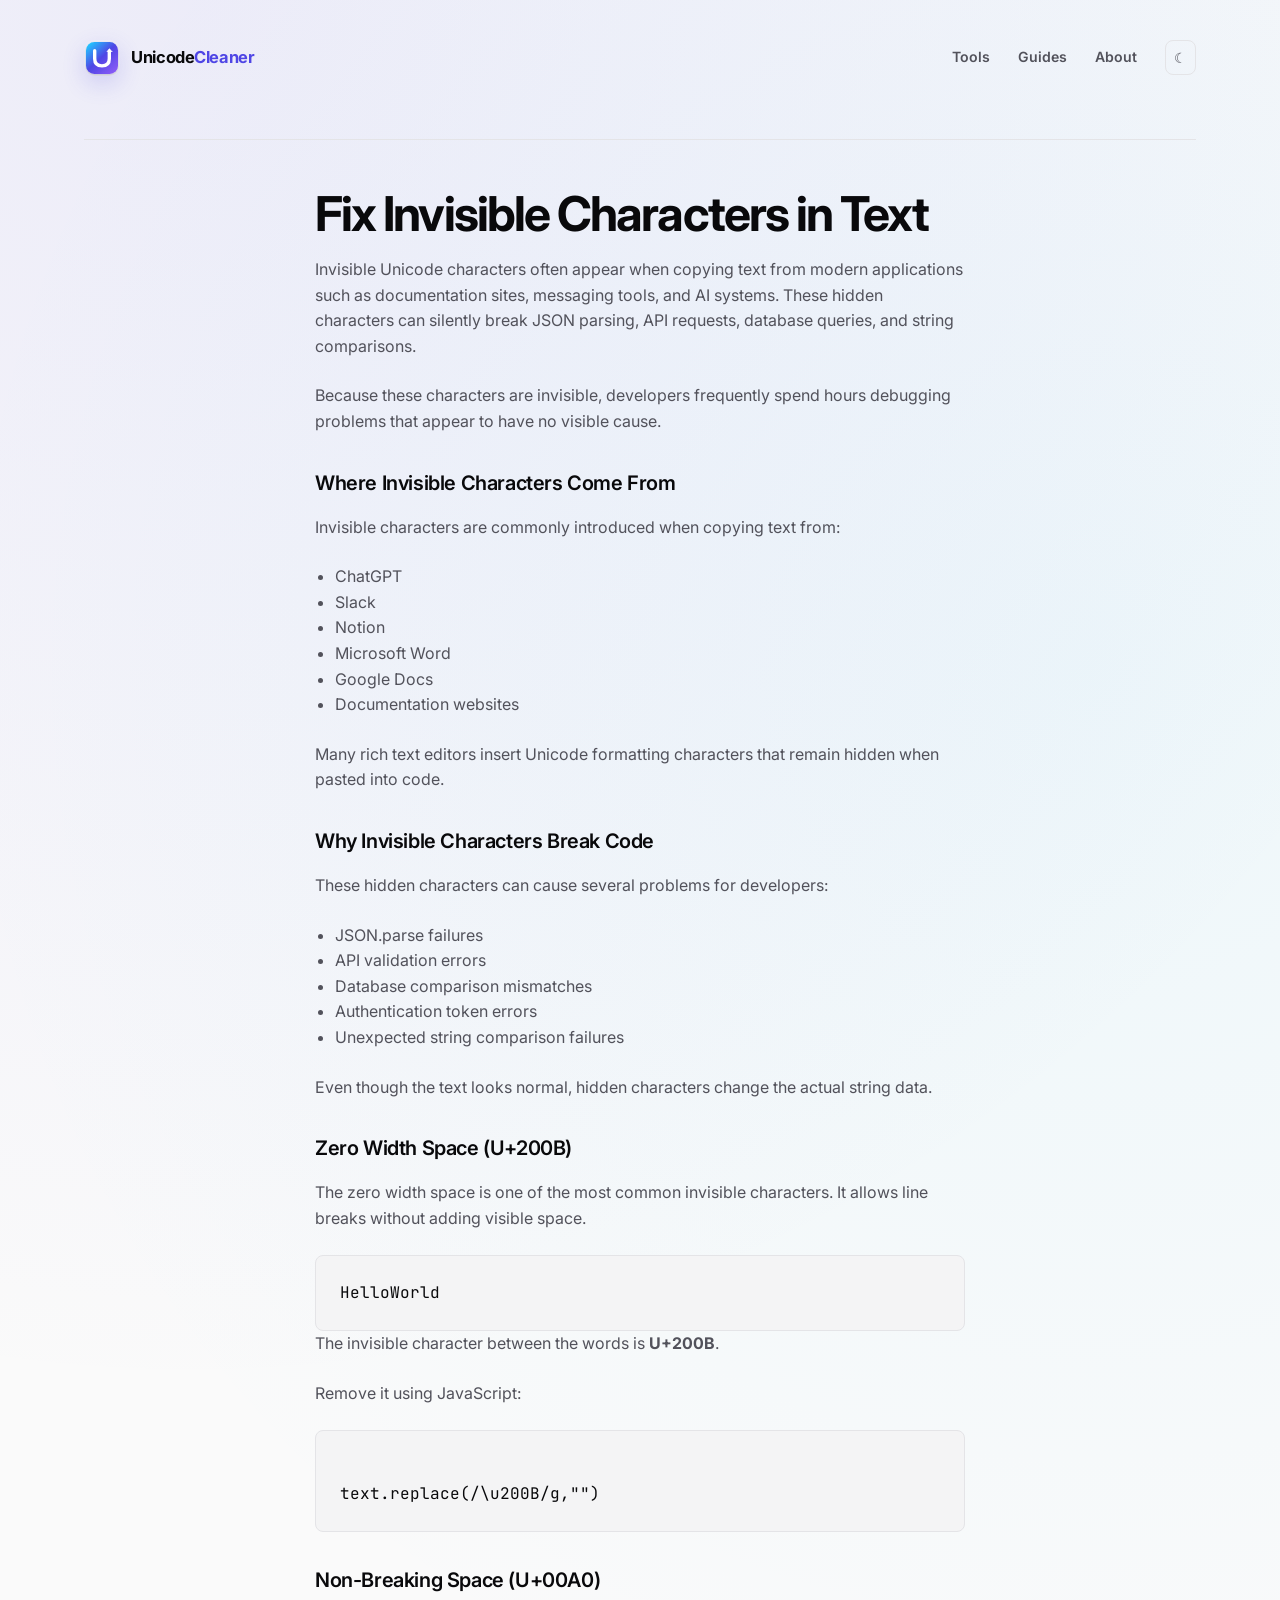
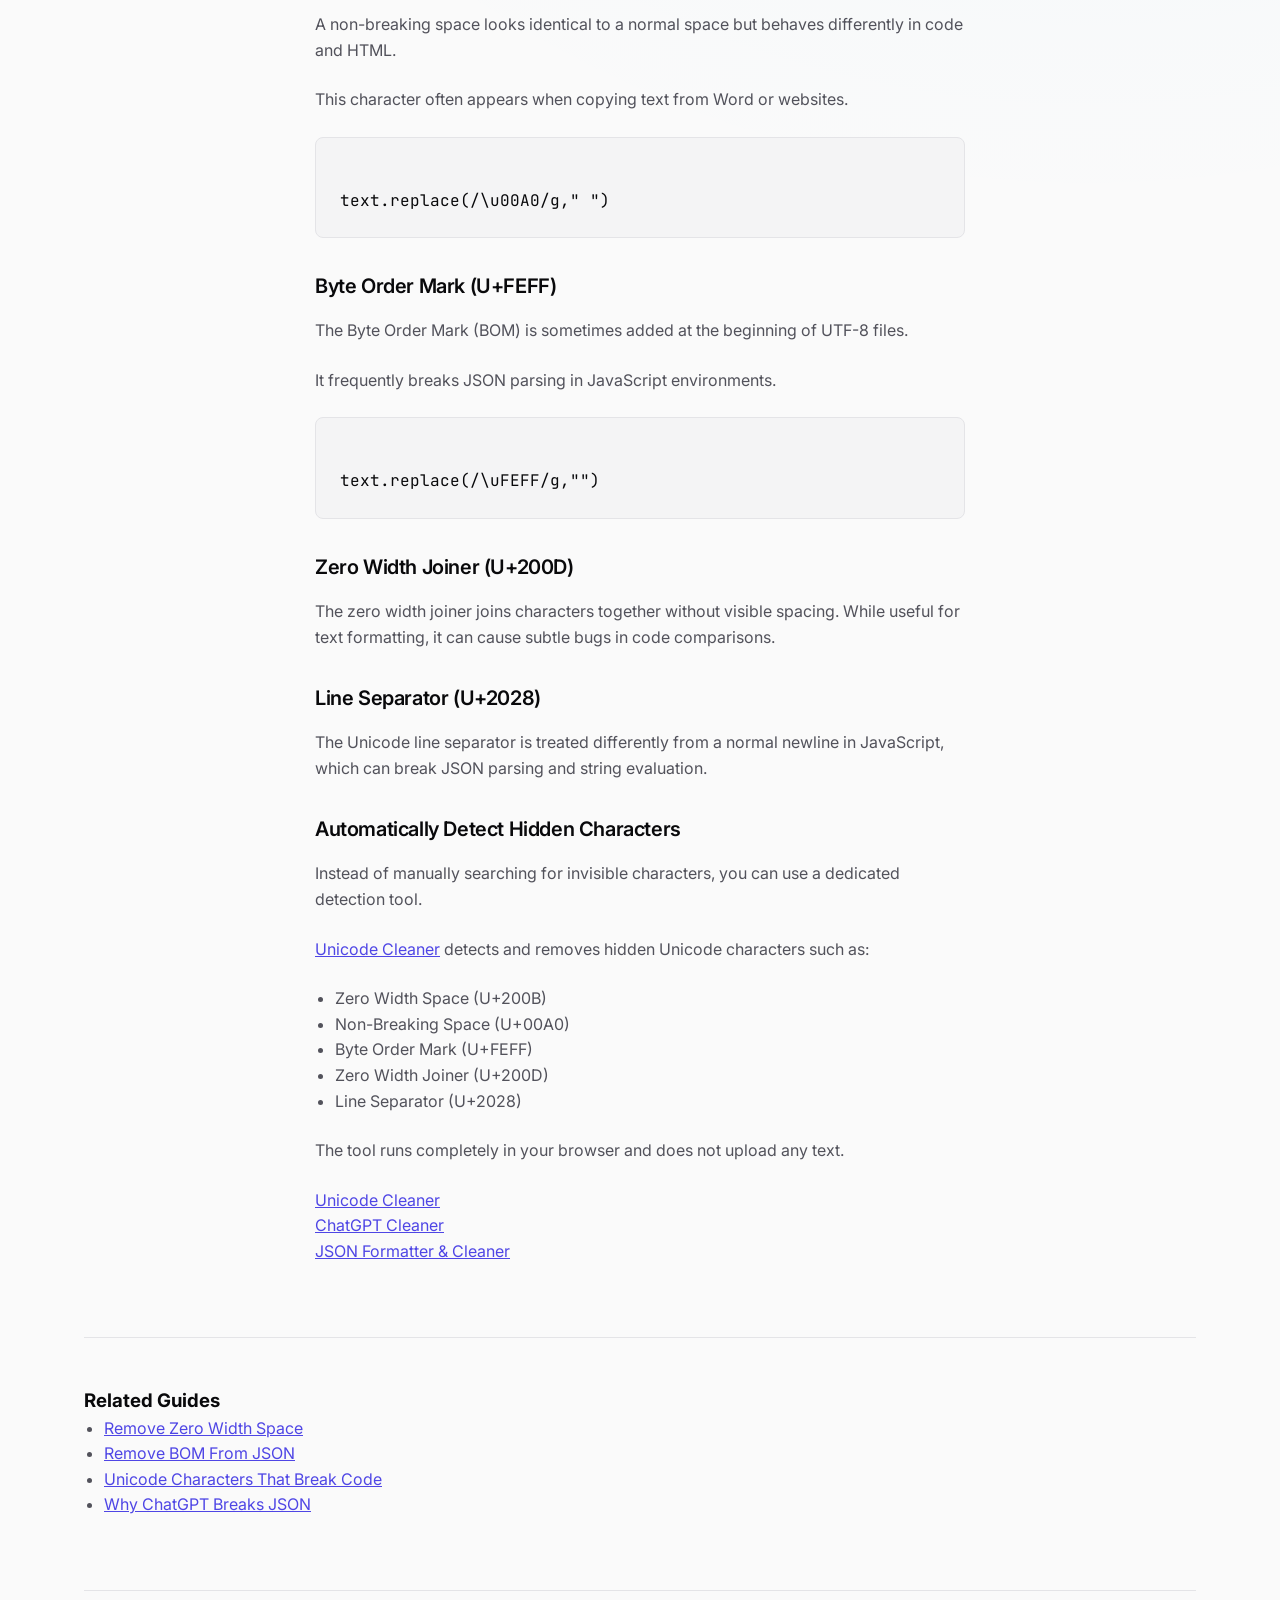
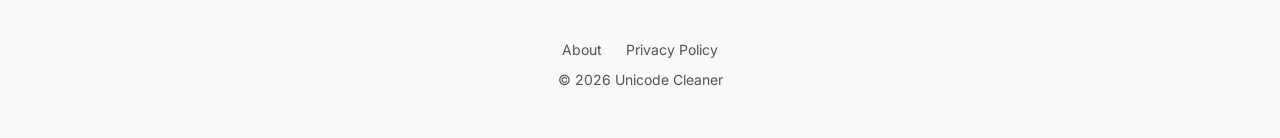
<file: fix-invisible-characters.html>
<!DOCTYPE html>
<html lang="en">
<head>
<meta charset="UTF-8">
<meta name="viewport" content="width=device-width, initial-scale=1.0">

<title>Fix Invisible Characters in Text | Unicode Cleaner</title>

<meta name="description" content="Fix invisible Unicode characters that break JSON.parse, APIs, and databases. Learn how to remove zero width spaces, NBSP, BOM, and other hidden characters.">

<link rel="canonical" href="https://unicodecleaner.online/fix-invisible-characters.html">

<meta property="og:type" content="article">
<meta property="og:url" content="https://unicodecleaner.online/fix-invisible-characters.html">
<meta property="og:title" content="Fix Invisible Characters in Text">
<meta property="og:description" content="Learn how to detect and remove invisible Unicode characters breaking your code.">
<meta property="og:image" content="https://unicodecleaner.online/unicode-cleaner-preview.jpg">

<meta name="twitter:card" content="summary_large_image">
<meta name="twitter:title" content="Fix Invisible Characters in Text">
<meta name="twitter:description" content="Remove zero width spaces, BOM and hidden Unicode characters that break code.">
<meta name="twitter:image" content="https://unicodecleaner.online/unicode-cleaner-preview.jpg">

<link rel="preconnect" href="https://fonts.googleapis.com">
<link rel="preconnect" href="https://fonts.gstatic.com" crossorigin>

<link href="https://fonts.googleapis.com/css2?family=Inter:wght@400;500;600;700&family=JetBrains+Mono:wght@400;500&display=swap" rel="stylesheet">

<link rel="stylesheet" href="css/style.css?v=3.0">

<meta name="theme-color" content="#4f46e5">
<link rel="icon" href="/favicon.svg" type="image/svg+xml">
<link rel="apple-touch-icon" href="/icons/icon-180.png">
<link rel="manifest" href="/manifest.json">
</head>

<body>

<div class="container">

<nav class="top-nav" aria-label="Primary navigation">
    <a class="nav-brand" href="/" aria-label="UnicodeCleaner home">
        <img class="brand-mark" src="/assets/brand-mark.svg" alt="" width="36" height="36">
        <span class="brand-wordmark"><span>Unicode</span><strong>Cleaner</strong></span>
    </a>

    <div class="nav-links" aria-label="Main links">
        <a href="/">Tools</a>
        <a href="/#guides">Guides</a>
        <a href="/about.html">About</a>
    </div>

    <div class="nav-actions">
        <details class="mobile-menu">
            <summary aria-label="Open menu">Menu</summary>
            <div class="mobile-menu-panel">
                <a href="/">Tools</a>
                <a href="/#guides">Guides</a>
                <a href="/about.html">About</a>
            </div>
        </details>
        <button class="btn-icon" id="themeToggle" type="button" aria-label="Switch to dark mode" title="Switch to dark mode">
            <span id="themeIcon" aria-hidden="true">☾</span>
        </button>
    </div>
</nav>

<section class="u-section">
<div class="faq-container">

<h1>Fix Invisible Characters in Text</h1>

<p>Invisible Unicode characters often appear when copying text from modern applications such as documentation sites, messaging tools, and AI systems. These hidden characters can silently break JSON parsing, API requests, database queries, and string comparisons.</p>

<p>Because these characters are invisible, developers frequently spend hours debugging problems that appear to have no visible cause.</p>

<h2>Where Invisible Characters Come From</h2>

<p>Invisible characters are commonly introduced when copying text from:</p>

<ul>
<li>ChatGPT</li>
<li>Slack</li>
<li>Notion</li>
<li>Microsoft Word</li>
<li>Google Docs</li>
<li>Documentation websites</li>
</ul>

<p>Many rich text editors insert Unicode formatting characters that remain hidden when pasted into code.</p>

<h2>Why Invisible Characters Break Code</h2>

<p>These hidden characters can cause several problems for developers:</p>

<ul>
<li>JSON.parse failures</li>
<li>API validation errors</li>
<li>Database comparison mismatches</li>
<li>Authentication token errors</li>
<li>Unexpected string comparison failures</li>
</ul>

<p>Even though the text looks normal, hidden characters change the actual string data.</p>

<h2>Zero Width Space (U+200B)</h2>

<p>The zero width space is one of the most common invisible characters. It allows line breaks without adding visible space.</p>

<pre><code>Hello​World</code></pre>

<p>The invisible character between the words is <strong>U+200B</strong>.</p>

<p>Remove it using JavaScript:</p>

<pre><code>
text.replace(/\u200B/g,"")
</code></pre>

<h2>Non-Breaking Space (U+00A0)</h2>

<p>A non-breaking space looks identical to a normal space but behaves differently in code and HTML.</p>

<p>This character often appears when copying text from Word or websites.</p>

<pre><code>
text.replace(/\u00A0/g," ")
</code></pre>

<h2>Byte Order Mark (U+FEFF)</h2>

<p>The Byte Order Mark (BOM) is sometimes added at the beginning of UTF-8 files.</p>

<p>It frequently breaks JSON parsing in JavaScript environments.</p>

<pre><code>
text.replace(/\uFEFF/g,"")
</code></pre>

<h2>Zero Width Joiner (U+200D)</h2>

<p>The zero width joiner joins characters together without visible spacing. While useful for text formatting, it can cause subtle bugs in code comparisons.</p>

<h2>Line Separator (U+2028)</h2>

<p>The Unicode line separator is treated differently from a normal newline in JavaScript, which can break JSON parsing and string evaluation.</p>

<h2>Automatically Detect Hidden Characters</h2>

<p>Instead of manually searching for invisible characters, you can use a dedicated detection tool.</p>

<p><a href="/">Unicode Cleaner</a> detects and removes hidden Unicode characters such as:</p>

<ul>
<li>Zero Width Space (U+200B)</li>
<li>Non-Breaking Space (U+00A0)</li>
<li>Byte Order Mark (U+FEFF)</li>
<li>Zero Width Joiner (U+200D)</li>
<li>Line Separator (U+2028)</li>
</ul>

<p>The tool runs completely in your browser and does not upload any text.</p>

<p>
<a href="/">Unicode Cleaner</a><br>
<a href="/chatgpt-cleaner.html">ChatGPT Cleaner</a><br>
<a href="/json-cleaner.html">JSON Formatter & Cleaner</a>
</p>

</div>
</section>

<section class="u-section">
<h3>Related Guides</h3>

<ul>
<li><a href="/remove-zero-width-space.html">Remove Zero Width Space</a></li>
<li><a href="/remove-bom-from-json.html">Remove BOM From JSON</a></li>
<li><a href="/unicode-characters-that-break-code.html">Unicode Characters That Break Code</a></li>
<li><a href="/why-chatgpt-breaks-json.html">Why ChatGPT Breaks JSON</a></li>
</ul>

</section>

<footer>

<div class="footer-links">
<a href="/about.html">About</a>
<a href="/privacy.html">Privacy Policy</a>
</div>

<div class="copyright u-mt-1">
&copy; 2026 Unicode Cleaner
</div>

</footer>

</div>

<script src="js/site.js?v=1.0"></script>
</body>
  </html>
</file>
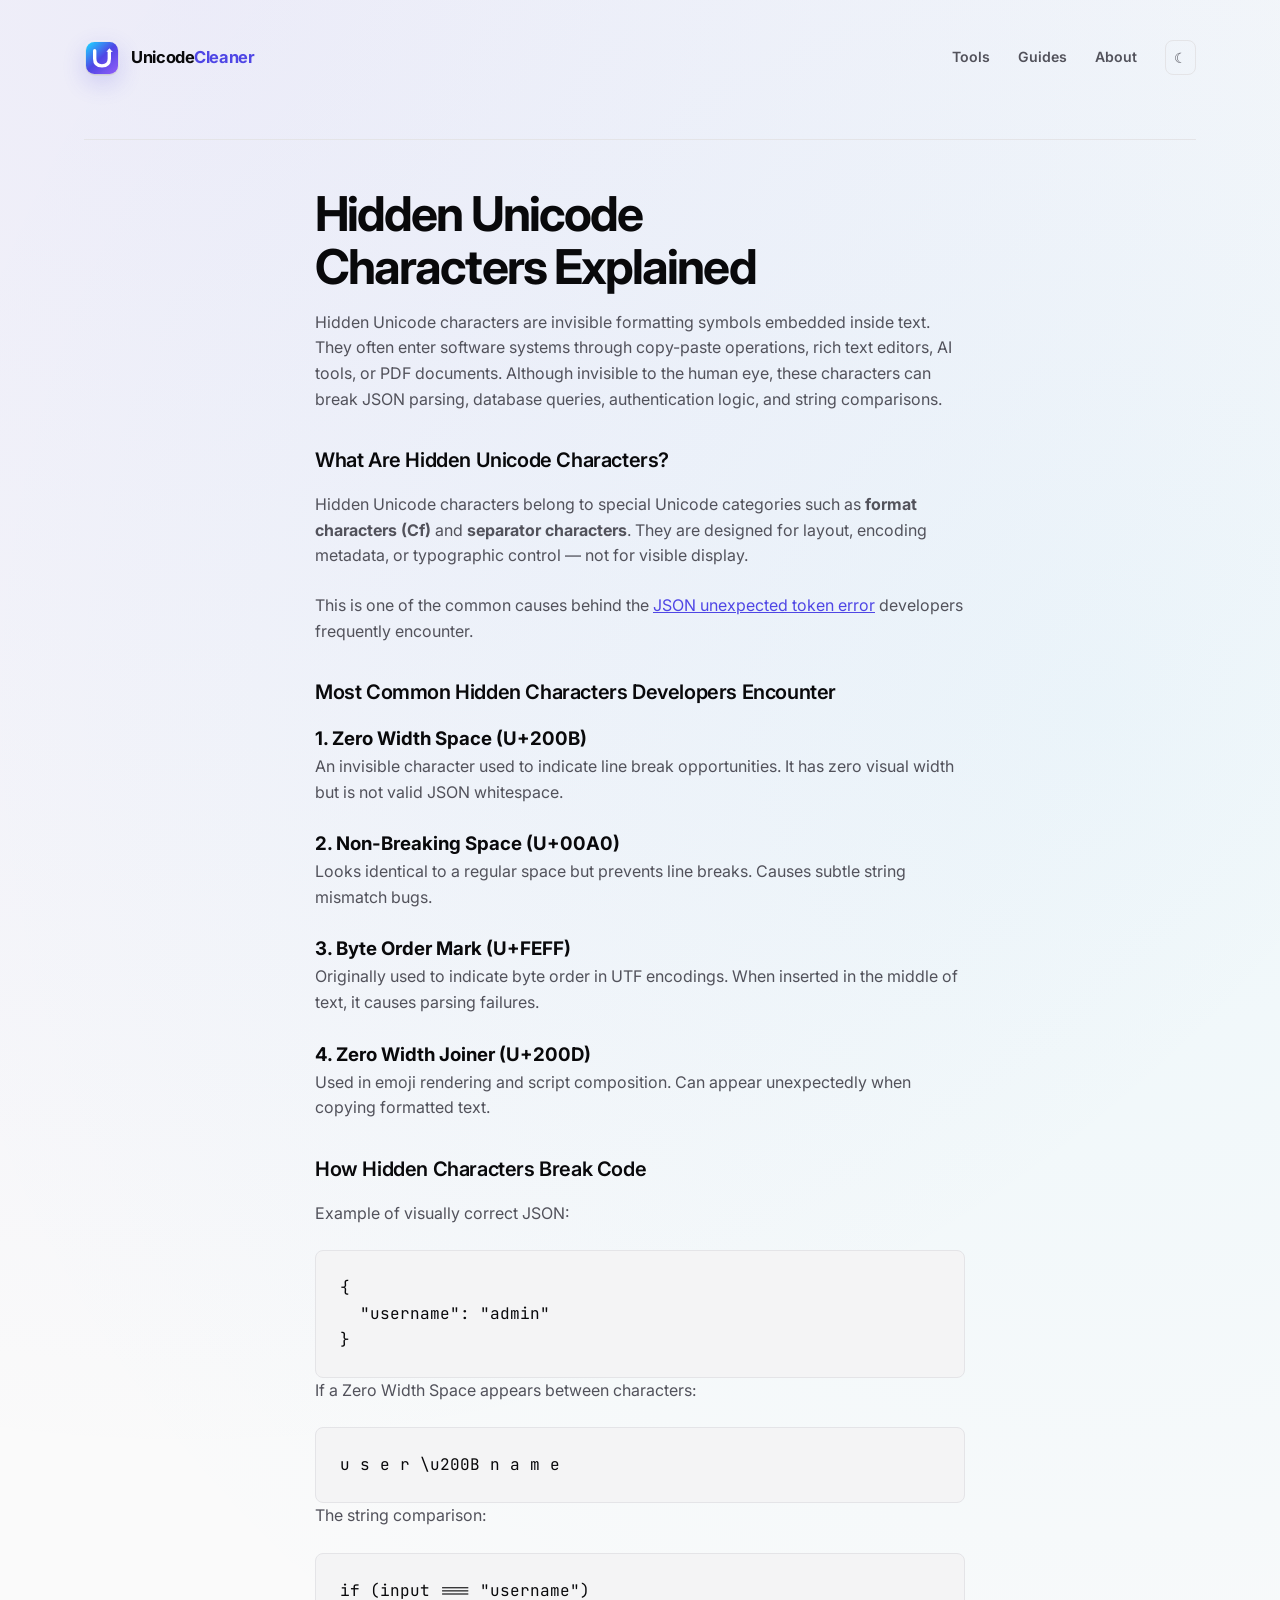
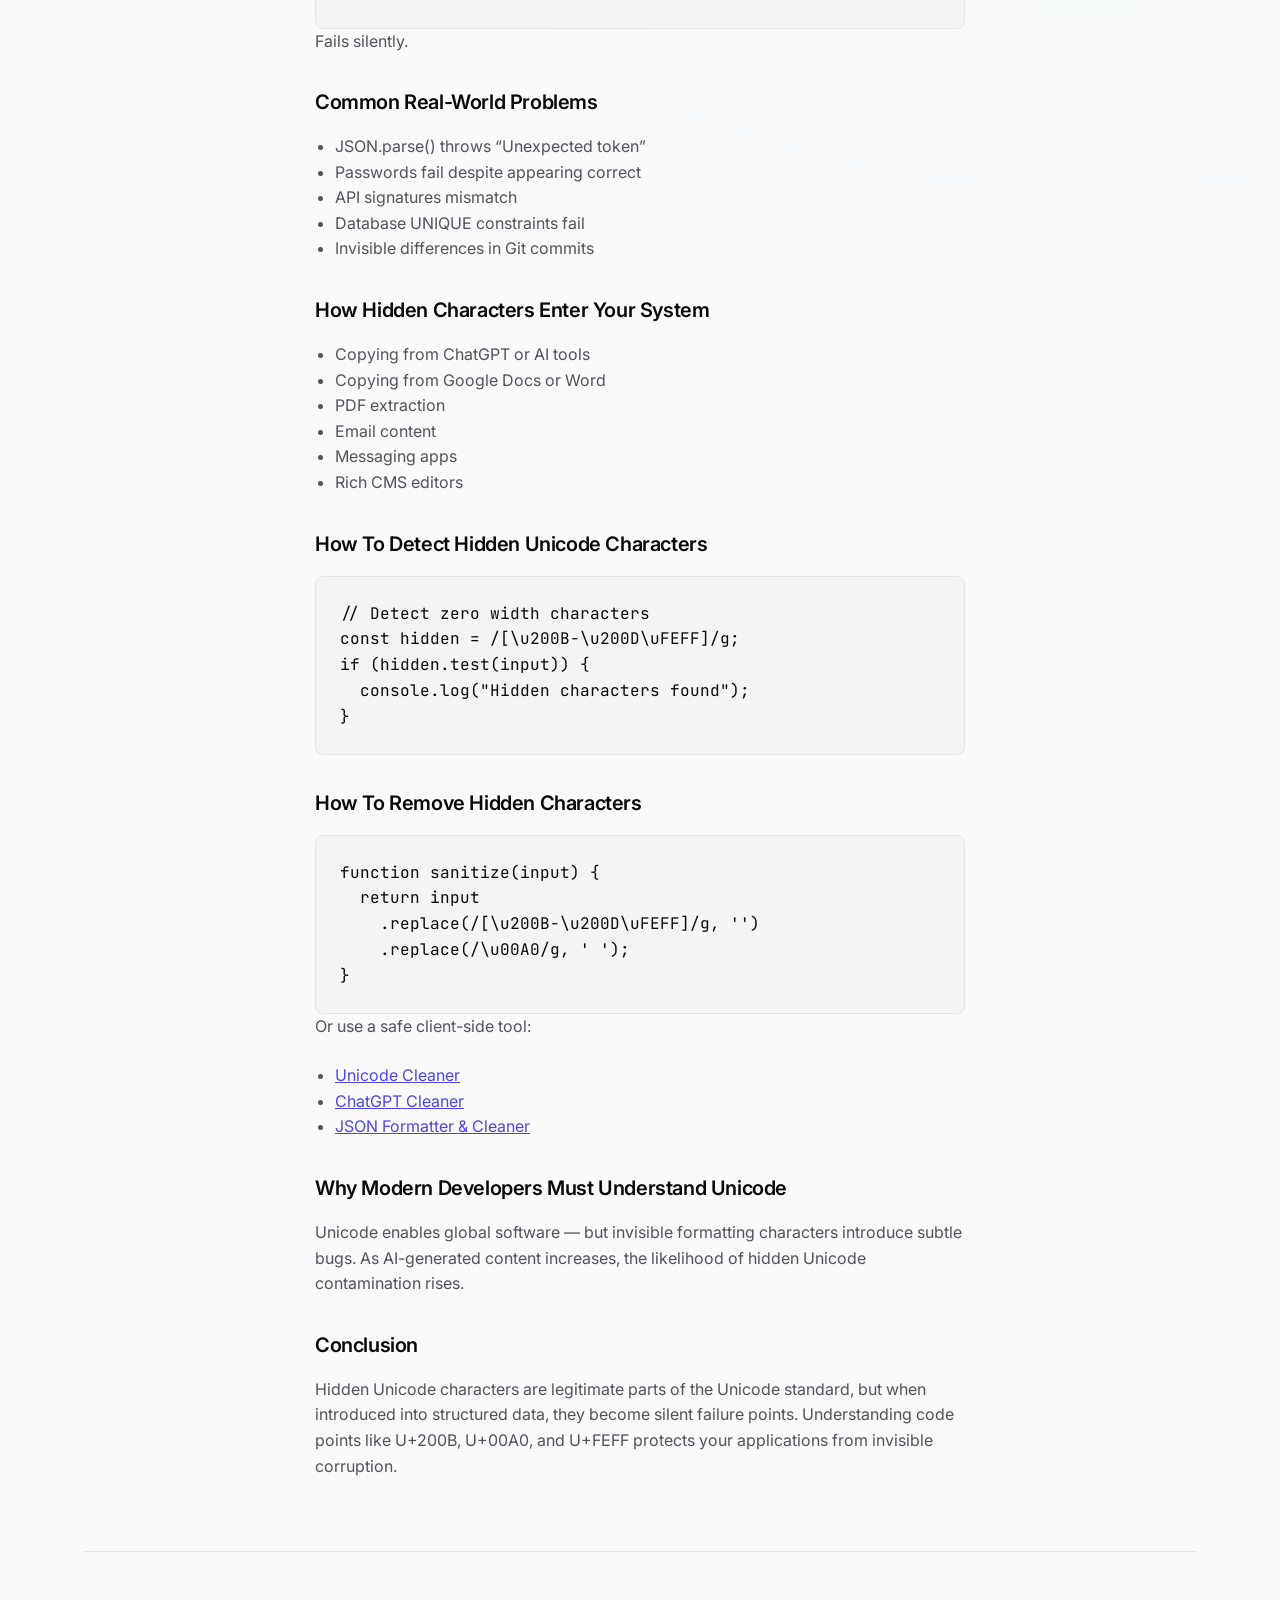
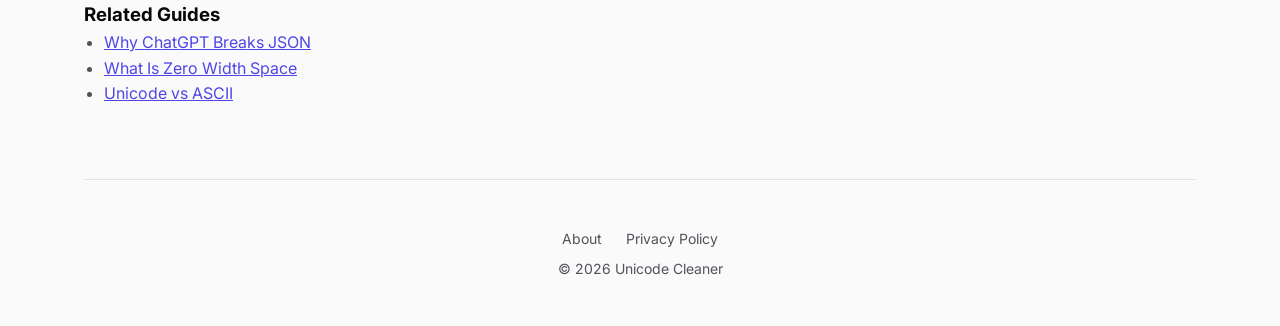
<file: hidden-unicode-characters-explained.html>
<!DOCTYPE html>
<html lang="en">
<head>
<meta charset="UTF-8">
<meta name="viewport" content="width=device-width, initial-scale=1.0">

<title>Hidden Unicode Characters Explained: Zero Width, NBSP, BOM & More | Unicode Cleaner</title>

<meta name="description" content="Hidden Unicode characters explained for developers. Learn about zero width space (U+200B), NBSP (U+00A0), BOM (U+FEFF), and invisible characters that break code and JSON.">

<link rel="canonical" href="https://unicodecleaner.online/hidden-unicode-characters-explained.html">

<meta property="og:type" content="article">
<meta property="og:url" content="https://unicodecleaner.online/hidden-unicode-characters-explained.html">
<meta property="og:title" content="Hidden Unicode Characters Explained">
<meta property="og:description" content="Understand invisible Unicode characters that silently break software systems.">
<meta property="og:image" content="https://unicodecleaner.online/unicode-cleaner-preview.jpg">

<meta name="twitter:card" content="summary_large_image">
<meta name="twitter:title" content="Hidden Unicode Characters Explained">
<meta name="twitter:description" content="Technical guide to invisible Unicode characters and how to remove them.">
<meta name="twitter:image" content="https://unicodecleaner.online/unicode-cleaner-preview.jpg">

<link rel="preconnect" href="https://fonts.googleapis.com">
<link rel="preconnect" href="https://fonts.gstatic.com" crossorigin>
<link href="https://fonts.googleapis.com/css2?family=Inter:wght@400;500;600;700&family=JetBrains+Mono:wght@400;500&display=swap" rel="stylesheet">

<link rel="stylesheet" href="css/style.css?v=3.0">
<meta name="theme-color" content="#4f46e5">
<link rel="icon" href="/favicon.svg" type="image/svg+xml">
<link rel="apple-touch-icon" href="/icons/icon-180.png">
<link rel="manifest" href="/manifest.json">

</head>
<body>

<div class="container">

<nav class="top-nav" aria-label="Primary navigation">
    <a class="nav-brand" href="/" aria-label="UnicodeCleaner home">
        <img class="brand-mark" src="/assets/brand-mark.svg" alt="" width="36" height="36">
        <span class="brand-wordmark"><span>Unicode</span><strong>Cleaner</strong></span>
    </a>

    <div class="nav-links" aria-label="Main links">
        <a href="/">Tools</a>
        <a href="/#guides">Guides</a>
        <a href="/about.html">About</a>
    </div>

    <div class="nav-actions">
        <details class="mobile-menu">
            <summary aria-label="Open menu">Menu</summary>
            <div class="mobile-menu-panel">
                <a href="/">Tools</a>
                <a href="/#guides">Guides</a>
                <a href="/about.html">About</a>
            </div>
        </details>
        <button class="btn-icon" id="themeToggle" type="button" aria-label="Switch to dark mode" title="Switch to dark mode">
            <span id="themeIcon" aria-hidden="true">☾</span>
        </button>
    </div>
</nav>

<section class="u-section">
<div class="faq-container">

<h1>Hidden Unicode Characters Explained</h1>

<p>Hidden Unicode characters are invisible formatting symbols embedded inside text. They often enter software systems through copy-paste operations, rich text editors, AI tools, or PDF documents. Although invisible to the human eye, these characters can break JSON parsing, database queries, authentication logic, and string comparisons.</p>

<h2>What Are Hidden Unicode Characters?</h2>

<p>Hidden Unicode characters belong to special Unicode categories such as <strong>format characters (Cf)</strong> and <strong>separator characters</strong>. They are designed for layout, encoding metadata, or typographic control — not for visible display.</p>
    <p>This is one of the common causes behind the <a href="/json-unexpected-token-error.html">JSON unexpected token error</a> developers frequently encounter.</p>

<h2>Most Common Hidden Characters Developers Encounter</h2>

<h3>1. Zero Width Space (U+200B)</h3>
<p>An invisible character used to indicate line break opportunities. It has zero visual width but is not valid JSON whitespace.</p>

<h3>2. Non-Breaking Space (U+00A0)</h3>
<p>Looks identical to a regular space but prevents line breaks. Causes subtle string mismatch bugs.</p>

<h3>3. Byte Order Mark (U+FEFF)</h3>
<p>Originally used to indicate byte order in UTF encodings. When inserted in the middle of text, it causes parsing failures.</p>

<h3>4. Zero Width Joiner (U+200D)</h3>
<p>Used in emoji rendering and script composition. Can appear unexpectedly when copying formatted text.</p>

<h2>How Hidden Characters Break Code</h2>

<p>Example of visually correct JSON:</p>

<pre><code>{
  "username": "admin"
}</code></pre>

<p>If a Zero Width Space appears between characters:</p>

<pre><code>u s e r \u200B n a m e</code></pre>

<p>The string comparison:</p>

<pre><code>if (input === "username")</code></pre>

<p>Fails silently.</p>

<h2>Common Real-World Problems</h2>

<ul>
<li>JSON.parse() throws “Unexpected token”</li>
<li>Passwords fail despite appearing correct</li>
<li>API signatures mismatch</li>
<li>Database UNIQUE constraints fail</li>
<li>Invisible differences in Git commits</li>
</ul>

<h2>How Hidden Characters Enter Your System</h2>

<ul>
<li>Copying from ChatGPT or AI tools</li>
<li>Copying from Google Docs or Word</li>
<li>PDF extraction</li>
<li>Email content</li>
<li>Messaging apps</li>
<li>Rich CMS editors</li>
</ul>

<h2>How To Detect Hidden Unicode Characters</h2>

<pre><code>// Detect zero width characters
const hidden = /[\u200B-\u200D\uFEFF]/g;
if (hidden.test(input)) {
  console.log("Hidden characters found");
}
</code></pre>

<h2>How To Remove Hidden Characters</h2>

<pre><code>function sanitize(input) {
  return input
    .replace(/[\u200B-\u200D\uFEFF]/g, '')
    .replace(/\u00A0/g, ' ');
}
</code></pre>

<p>Or use a safe client-side tool:</p>

<ul>
<li><a href="/">Unicode Cleaner</a></li>
<li><a href="/chatgpt-cleaner.html">ChatGPT Cleaner</a></li>
<li><a href="/json-cleaner.html">JSON Formatter & Cleaner</a></li>
</ul>

<h2>Why Modern Developers Must Understand Unicode</h2>

<p>Unicode enables global software — but invisible formatting characters introduce subtle bugs. As AI-generated content increases, the likelihood of hidden Unicode contamination rises.</p>

<h2>Conclusion</h2>

<p>Hidden Unicode characters are legitimate parts of the Unicode standard, but when introduced into structured data, they become silent failure points. Understanding code points like U+200B, U+00A0, and U+FEFF protects your applications from invisible corruption.</p>

</div>
</section>

    <section class="u-section">
  <h3>Related Guides</h3>
  <ul>
    <li><a href="/why-chatgpt-breaks-json.html">Why ChatGPT Breaks JSON</a></li>
    <li><a href="/what-is-zero-width-space.html">What Is Zero Width Space</a></li>
    <li><a href="/unicode-vs-ascii.html">Unicode vs ASCII</a></li>
  </ul>
    </section>

<footer>
    <div class="footer-links">
        <a href="/about.html">About</a>
        <a href="/privacy.html">Privacy Policy</a>
    </div>
    <div class="copyright u-mt-1">
        &copy; 2026 Unicode Cleaner
    </div>
</footer>

</div>

<script src="js/site.js?v=1.0"></script>
</body>
</html>
</file>
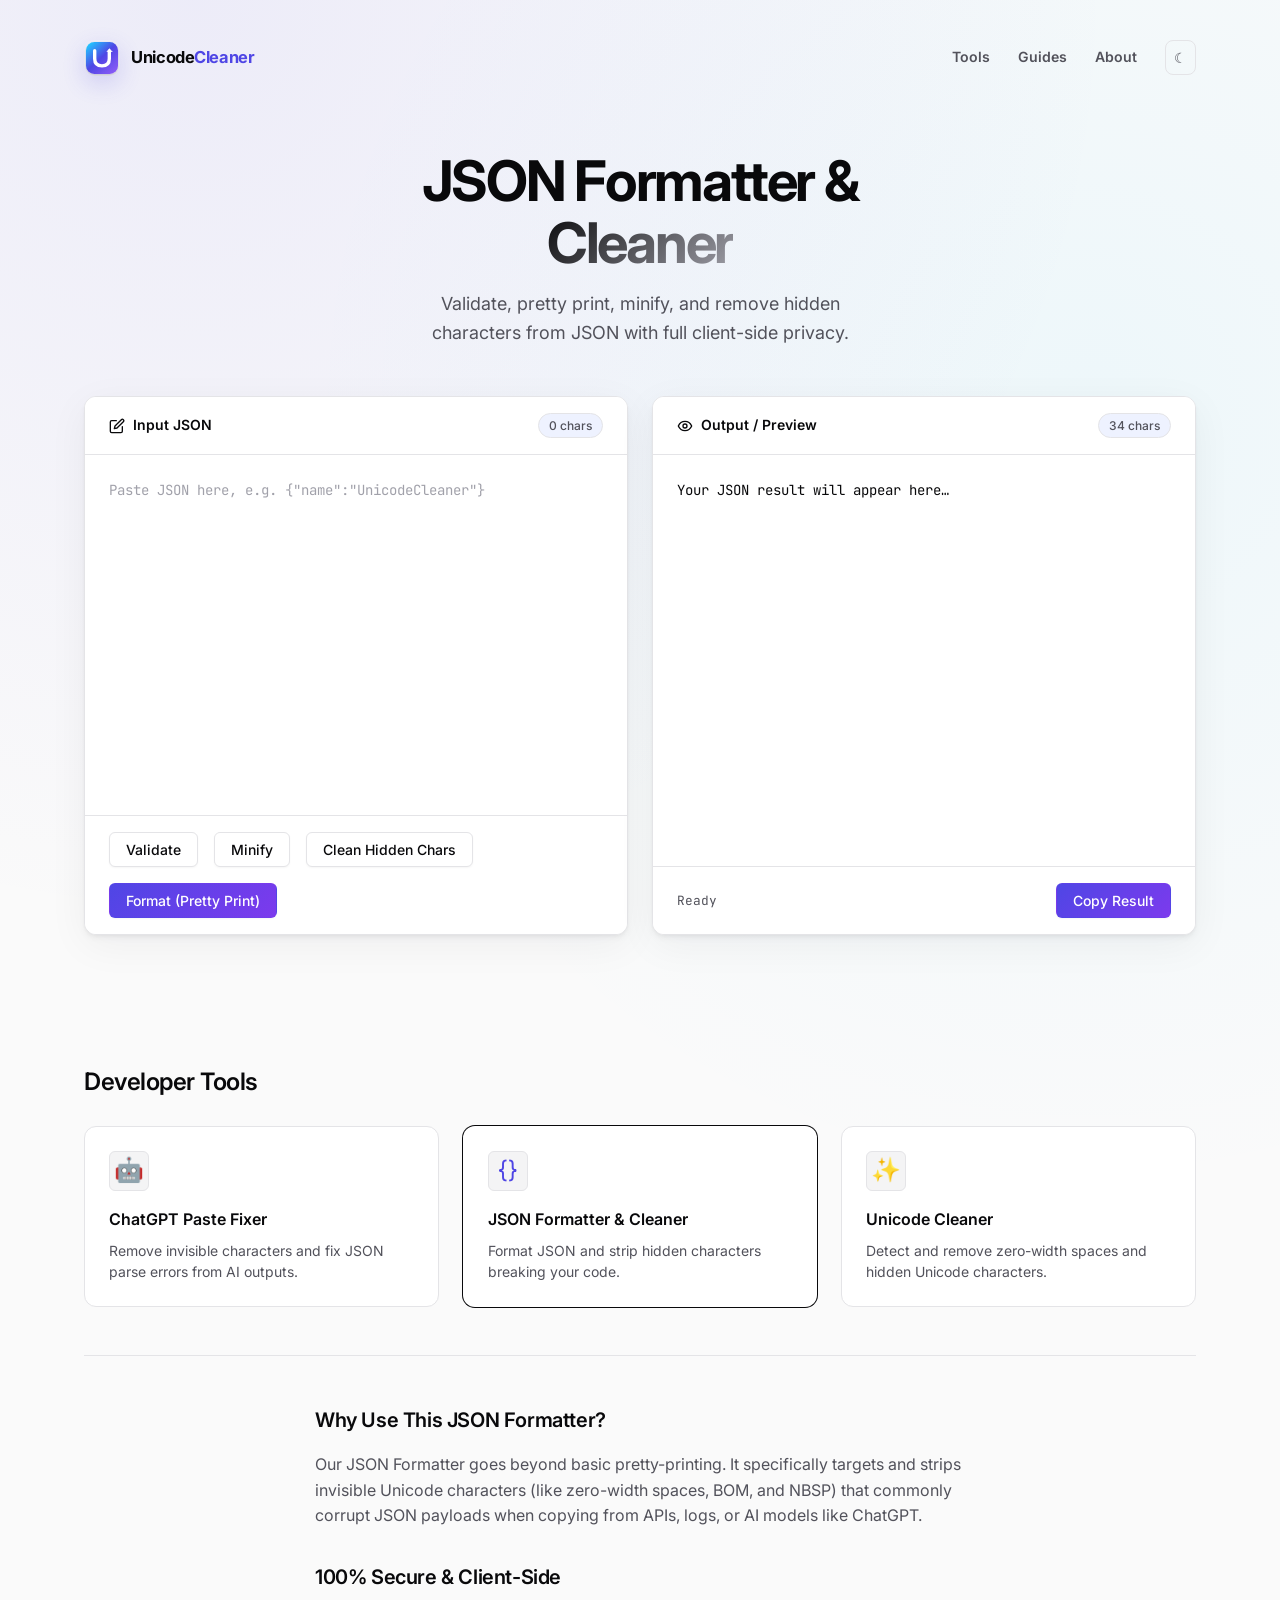
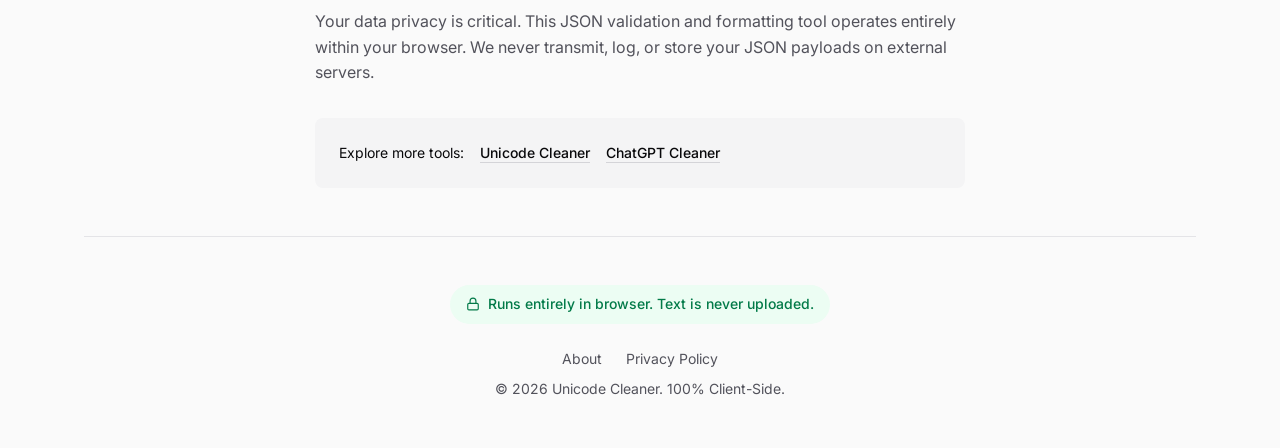
<file: json-cleaner.html>
<!DOCTYPE html>
<html lang="en">
<head>
    <meta charset="UTF-8">
    <meta name="viewport" content="width=device-width, initial-scale=1.0">
    <title>JSON Formatter & Cleaner – Validate, Pretty Print, Minify JSON Online</title>
    <meta name="description" content="Free JSON Formatter + Cleaner to validate, pretty-print, minify, and remove hidden Unicode characters like zero-width spaces, BOM, and NBSP. 100% private and browser-based.">
    
    <link rel="preconnect" href="https://fonts.googleapis.com">
    <link rel="preconnect" href="https://fonts.gstatic.com" crossorigin>
    <link href="https://fonts.googleapis.com/css2?family=Inter:wght@400;500;600;700&family=JetBrains+Mono:wght@400;500&display=swap" rel="stylesheet">
    
    <link rel="canonical" href="https://unicodecleaner.online/json-cleaner.html">
    <link rel="stylesheet" href="css/style.css?v=3.0">
    
    <meta property="og:title" content="JSON Formatter & Cleaner – Validate, Pretty Print, Minify">
    <meta property="og:description" content="Validate JSON, pretty print, minify, and clean hidden characters instantly. 100% client-side and secure.">
    <meta property="og:type" content="website">
    <meta property="og:url" content="https://unicodecleaner.online/json-cleaner.html">
    <meta property="og:image" content="https://unicodecleaner.online/unicode-cleaner-preview.jpg">
    
    <meta name="twitter:card" content="summary_large_image">
    <meta name="twitter:title" content="JSON Formatter & Cleaner – Validate, Pretty Print, Minify">
    <meta name="twitter:description" content="Professional JSON formatter and cleaner to validate, prettify, minify, and remove hidden characters.">
    <meta name="twitter:image" content="https://unicodecleaner.online/unicode-cleaner-preview.jpg">
    
    <meta name="author" content="UnicodeCleaner.online">
    <meta name="theme-color" content="#4f46e5">
<link rel="icon" href="/favicon.svg" type="image/svg+xml">
<link rel="apple-touch-icon" href="/icons/icon-180.png">
<link rel="manifest" href="/manifest.json">
    
    <script type="application/ld+json">
    {
      "@context": "https://schema.org",
      "@type": "SoftwareApplication",
      "name": "JSON Formatter + Cleaner",
      "url": "https://unicodecleaner.online/json-cleaner.html",
      "applicationCategory": "DeveloperApplication",
      "operatingSystem": "Web Browser",
      "description": "Validate, pretty print, minify, and clean hidden Unicode characters in JSON instantly. Fully client-side.",
      "offers": {
        "@type": "Offer",
        "price": "0",
        "priceCurrency": "USD"
      }
    }
    </script>

    <style>
        .status-box { margin: var(--space-2) var(--space-3) 0; padding: 10px 12px; border-radius: var(--radius-sm); font-size: 0.875rem; border: 1px solid transparent; display: none; }
        .status-box.success { background: var(--success-bg); color: var(--success-text); border-color: rgba(2, 122, 72, 0.25); display: block; }
        .status-box.error { background: var(--highlight-bg); color: var(--highlight-text); border-color: var(--highlight-border); display: block; }
        #outputPanel { min-height: 360px; outline: none; border: none; }
    </style>
</head>
<body>

<div class="container">

    <nav class="top-nav" aria-label="Primary navigation">
    <a class="nav-brand" href="/" aria-label="UnicodeCleaner home">
        <img class="brand-mark" src="/assets/brand-mark.svg" alt="" width="36" height="36">
        <span class="brand-wordmark"><span>Unicode</span><strong>Cleaner</strong></span>
    </a>

    <div class="nav-links" aria-label="Main links">
        <a href="/">Tools</a>
        <a href="/#guides">Guides</a>
        <a href="/about.html">About</a>
    </div>

    <div class="nav-actions">
        <details class="mobile-menu">
            <summary aria-label="Open menu">Menu</summary>
            <div class="mobile-menu-panel">
                <a href="/">Tools</a>
                <a href="/#guides">Guides</a>
                <a href="/about.html">About</a>
            </div>
        </details>
        <button class="btn-icon" id="themeToggle" type="button" aria-label="Switch to dark mode" title="Switch to dark mode">
            <span id="themeIcon" aria-hidden="true">☾</span>
        </button>
    </div>
</nav>

    <header class="hero">
        <h1>JSON Formatter & <br><span class="text-gradient">Cleaner</span></h1>
        <p class="subtitle">Validate, pretty print, minify, and remove hidden characters from JSON with full client-side privacy.</p>
    </header>

    <div class="app-grid">
        <div class="card">
            <div class="card-header">
                <div class="card-title">
                    <svg width="16" height="16" viewBox="0 0 24 24" fill="none" stroke="currentColor" stroke-width="2" stroke-linecap="round" stroke-linejoin="round"><path d="M11 4H4a2 2 0 0 0-2 2v14a2 2 0 0 0 2 2h14a2 2 0 0 0 2-2v-7"></path><path d="M18.5 2.5a2.121 2.121 0 0 1 3 3L12 15l-4 1 1-4 9.5-9.5z"></path></svg>
                    Input JSON
                </div>
                <div class="badge" id="inputCount">0 chars</div>
            </div>
            <div class="input-wrapper">
                <textarea id="jsonInput" placeholder='Paste JSON here, e.g. {"name":"UnicodeCleaner"}'></textarea>
            </div>
            <div class="actions-bar">
                <button class="btn-secondary" id="validateBtn">Validate</button>
                <button class="btn-secondary" id="minifyBtn">Minify</button>
                <button class="btn-secondary" id="cleanBtn">Clean Hidden Chars</button>
                <div class="u-flex-1"></div>
                <button class="btn-primary" id="formatBtn">Format (Pretty Print)</button>
            </div>
        </div>

        <div class="card">
            <div class="card-header">
                <div class="card-title">
                    <svg width="16" height="16" viewBox="0 0 24 24" fill="none" stroke="currentColor" stroke-width="2" stroke-linecap="round" stroke-linejoin="round"><path d="M2 12s3-7 10-7 10 7 10 7-3 7-10 7-10-7-10-7Z"></path><circle cx="12" cy="12" r="3"></circle></svg>
                    Output / Preview
                </div>
                <div class="badge" id="outputCount">0 chars</div>
            </div>
            <div id="statusBox" class="status-box"></div>
            <pre class="preview-wrapper" id="outputPanel">Your JSON result will appear here…</pre>
            <div class="actions-bar">
                <div class="meta-row" id="jsonState">Ready</div>
                <div class="u-flex-1"></div>
                <button class="btn-primary" id="copyBtn">Copy Result</button>
            </div>
        </div>
    </div>

    <section class="tools-section">
        <h2>Developer Tools</h2>
        <div class="tools-grid">
            <a href="/chatgpt-cleaner.html" class="tool-card">
                <div class="tool-icon">🤖</div>
                <h3>ChatGPT Paste Fixer</h3>
                <p>Remove invisible characters and fix JSON parse errors from AI outputs.</p>
            </a>
            <a href="/json-cleaner.html" class="tool-card active-tool">
                <div class="tool-icon">{}</div>
                <h3>JSON Formatter & Cleaner</h3>
                <p>Format JSON and strip hidden characters breaking your code.</p>
            </a>
            <a href="/" class="tool-card">
                <div class="tool-icon">✨</div>
                <h3>Unicode Cleaner</h3>
                <p>Detect and remove zero-width spaces and hidden Unicode characters.</p>
            </a>
        </div>
    </section>

    <section class="u-section">
        <div class="faq-container">
            <h2>Why Use This JSON Formatter?</h2>
            <p>Our JSON Formatter goes beyond basic pretty-printing. It specifically targets and strips invisible Unicode characters (like zero-width spaces, BOM, and NBSP) that commonly corrupt JSON payloads when copying from APIs, logs, or AI models like ChatGPT.</p>
            
            <h2>100% Secure & Client-Side</h2>
            <p>Your data privacy is critical. This JSON validation and formatting tool operates entirely within your browser. We never transmit, log, or store your JSON payloads on external servers.</p>

            <div class="related-links">
                <span>Explore more tools:</span>
                <a href="/">Unicode Cleaner</a>
                <a href="/chatgpt-cleaner.html">ChatGPT Cleaner</a>
            </div>
        </div>
    </section>

    <footer>
        <div class="privacy-notice">
            <svg width="14" height="14" viewBox="0 0 24 24" fill="none" stroke="currentColor" stroke-width="2" stroke-linecap="round" stroke-linejoin="round"><rect x="3" y="11" width="18" height="11" rx="2" ry="2"></rect><path d="M7 11V7a5 5 0 0 1 10 0v4"></path></svg>
            Runs entirely in browser. Text is never uploaded.
        </div>
        <div class="footer-links">
            <a href="/about.html">About</a>
            <a href="/privacy.html">Privacy Policy</a>
        </div>
        <div class="copyright u-mt-1">
            &copy; 2026 Unicode Cleaner. 100% Client-Side.
        </div>
    </footer>

</div>

<div class="toast" id="toast">Copied to clipboard!</div>

<script>
(() => {
    const jsonInput = document.getElementById('jsonInput');
    const outputPanel = document.getElementById('outputPanel');
    const statusBox = document.getElementById('statusBox');
    const jsonState = document.getElementById('jsonState');
    const inputCount = document.getElementById('inputCount');
    const outputCount = document.getElementById('outputCount');
    const toast = document.getElementById('toast');

    const cleanHiddenChars = (text) => text.replace(/[\u200B-\u200D\uFEFF\u00A0]/g, '');

    const setStatus = (type, message) => {
        statusBox.className = 'status-box ' + type;
        statusBox.textContent = message;
    };

    const clearStatus = () => {
        statusBox.className = 'status-box';
        statusBox.textContent = '';
    };

    const updateCounts = () => {
        inputCount.textContent = `${jsonInput.value.length} chars`;
        outputCount.textContent = `${outputPanel.textContent.length} chars`;
    };

    const parseJSON = (text) => {
        const cleaned = cleanHiddenChars(text);
        return { cleaned, parsed: JSON.parse(cleaned) };
    };

    document.getElementById('validateBtn').addEventListener('click', () => {
        try {
            parseJSON(jsonInput.value);
            setStatus('success', '✅ Valid JSON. Hidden characters were handled safely before parsing.');
            jsonState.textContent = 'Validation passed';
        } catch (error) {
            setStatus('error', `❌ Invalid JSON: ${error.message}`);
            jsonState.textContent = 'Validation failed';
        }
        updateCounts();
    });

    document.getElementById('formatBtn').addEventListener('click', () => {
        try {
            const { parsed } = parseJSON(jsonInput.value);
            const pretty = JSON.stringify(parsed, null, 2);
            outputPanel.textContent = pretty;
            setStatus('success', '✅ JSON formatted successfully with 2-space indentation.');
            jsonState.textContent = 'Pretty printed';
        } catch (error) {
            setStatus('error', `❌ Invalid JSON: ${error.message}`);
            jsonState.textContent = 'Formatting failed';
        }
        updateCounts();
    });

    document.getElementById('minifyBtn').addEventListener('click', () => {
        try {
            const { parsed } = parseJSON(jsonInput.value);
            outputPanel.textContent = JSON.stringify(parsed);
            setStatus('success', '✅ JSON minified successfully.');
            jsonState.textContent = 'Minified';
        } catch (error) {
            setStatus('error', `❌ Invalid JSON: ${error.message}`);
            jsonState.textContent = 'Minify failed';
        }
        updateCounts();
    });

    document.getElementById('cleanBtn').addEventListener('click', () => {
        const cleaned = cleanHiddenChars(jsonInput.value);
        jsonInput.value = cleaned;
        outputPanel.textContent = cleaned;
        clearStatus();
        setStatus('success', '✅ Hidden characters removed (U+200B–U+200D, U+FEFF, U+00A0).');
        jsonState.textContent = 'Input cleaned';
        updateCounts();
    });

    document.getElementById('copyBtn').addEventListener('click', async () => {
        try {
            await navigator.clipboard.writeText(outputPanel.textContent);
            toast.classList.add('show');
            setTimeout(() => toast.classList.remove('show'), 1500);
        } catch {
            setStatus('error', '❌ Could not copy automatically. Please copy manually.');
        }
    });

    jsonInput.addEventListener('input', updateCounts);

    updateCounts();
})();
</script>
<script src="js/site.js?v=1.0"></script>
</body>
</html>
</file>
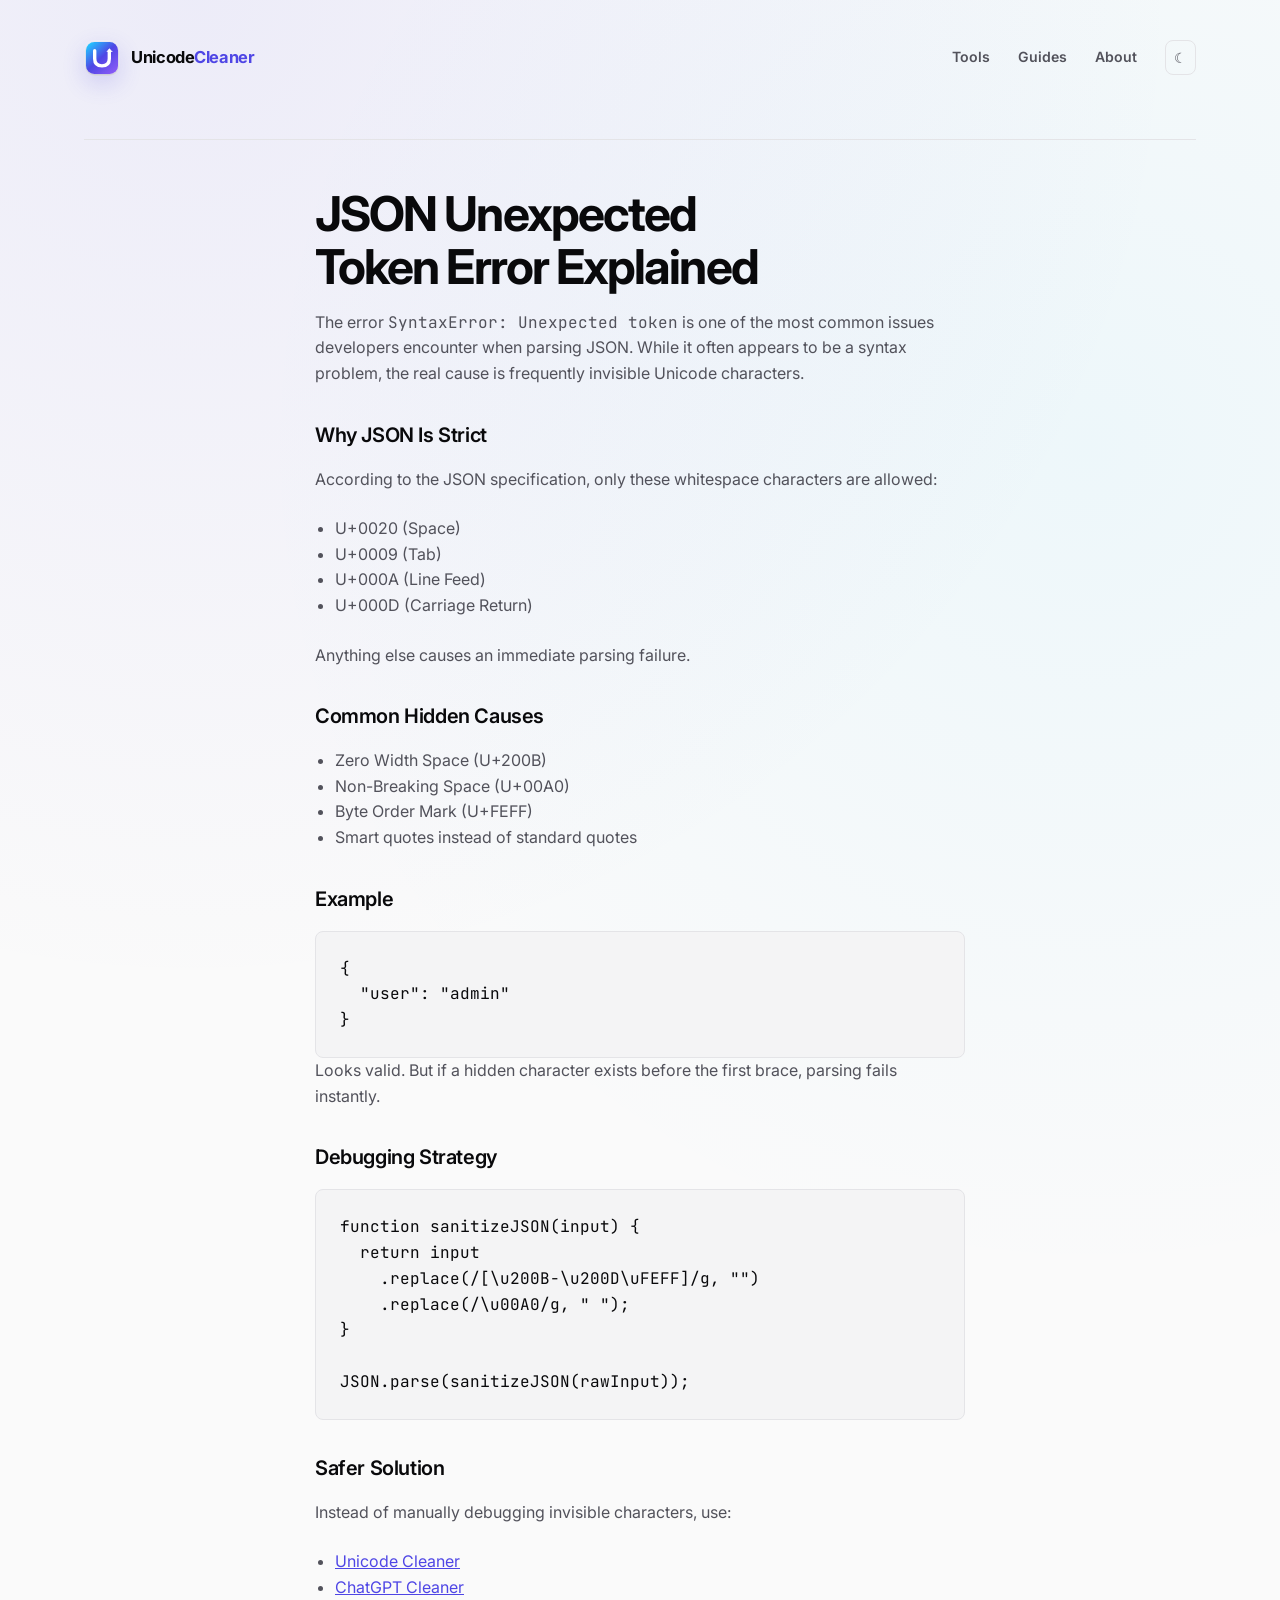
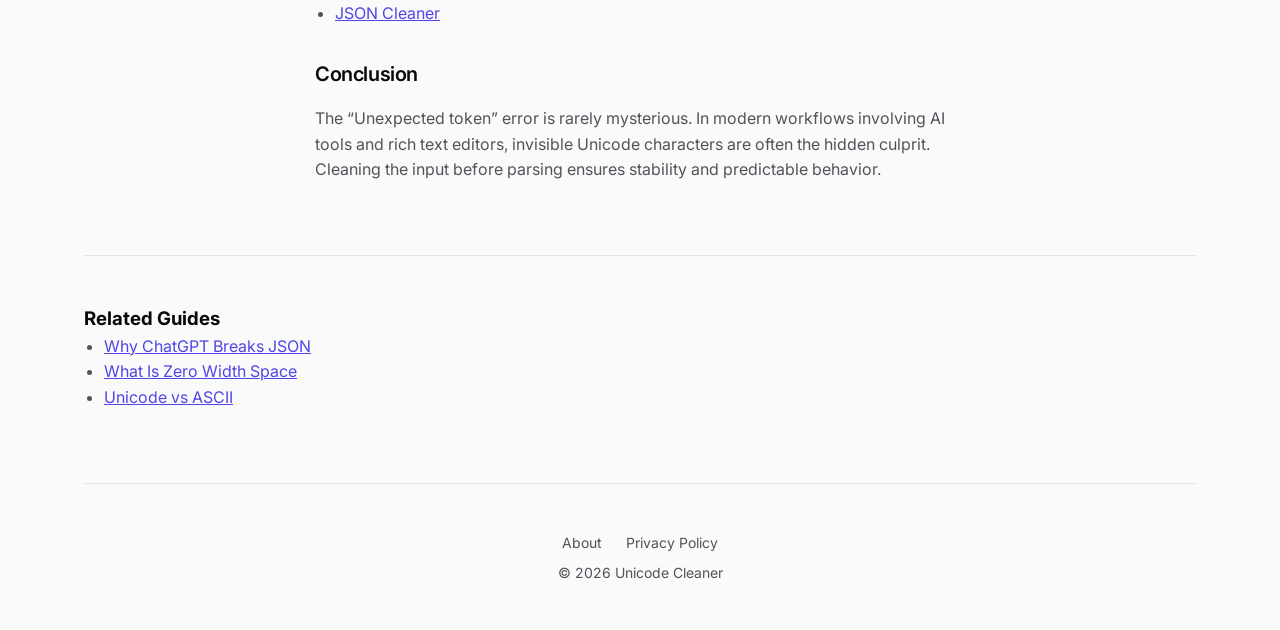
<file: json-unexpected-token-error.html>
<!DOCTYPE html>
<html lang="en">
<head>
<meta charset="UTF-8">
<meta name="viewport" content="width=device-width, initial-scale=1.0">

<title>JSON Unexpected Token Error Explained | Unicode Cleaner</title>

<meta name="description" content="Fix JSON SyntaxError: Unexpected token. Learn the real causes including hidden Unicode characters like U+200B, NBSP, and BOM.">

<link rel="canonical" href="https://unicodecleaner.online/json-unexpected-token-error.html">

<meta property="og:type" content="article">
<meta property="og:url" content="https://unicodecleaner.online/json-unexpected-token-error.html">
<meta property="og:title" content="JSON Unexpected Token Error Explained">
<meta property="og:description" content="Why JSON.parse fails and how invisible characters break parsing.">
<meta property="og:image" content="https://unicodecleaner.online/unicode-cleaner-preview.jpg">

<meta name="twitter:card" content="summary_large_image">
<meta name="twitter:title" content="JSON Unexpected Token Error">
<meta name="twitter:description" content="Understand and fix JSON.parse unexpected token errors.">
<meta name="twitter:image" content="https://unicodecleaner.online/unicode-cleaner-preview.jpg">

<link rel="preconnect" href="https://fonts.googleapis.com">
<link rel="preconnect" href="https://fonts.gstatic.com" crossorigin>
<link href="https://fonts.googleapis.com/css2?family=Inter:wght@400;500;600;700&family=JetBrains+Mono:wght@400;500&display=swap" rel="stylesheet">

<link rel="stylesheet" href="css/style.css?v=3.0">
<meta name="theme-color" content="#4f46e5">
<link rel="icon" href="/favicon.svg" type="image/svg+xml">
<link rel="apple-touch-icon" href="/icons/icon-180.png">
<link rel="manifest" href="/manifest.json">
</head>

<body>
<div class="container">

<nav class="top-nav" aria-label="Primary navigation">
    <a class="nav-brand" href="/" aria-label="UnicodeCleaner home">
        <img class="brand-mark" src="/assets/brand-mark.svg" alt="" width="36" height="36">
        <span class="brand-wordmark"><span>Unicode</span><strong>Cleaner</strong></span>
    </a>

    <div class="nav-links" aria-label="Main links">
        <a href="/">Tools</a>
        <a href="/#guides">Guides</a>
        <a href="/about.html">About</a>
    </div>

    <div class="nav-actions">
        <details class="mobile-menu">
            <summary aria-label="Open menu">Menu</summary>
            <div class="mobile-menu-panel">
                <a href="/">Tools</a>
                <a href="/#guides">Guides</a>
                <a href="/about.html">About</a>
            </div>
        </details>
        <button class="btn-icon" id="themeToggle" type="button" aria-label="Switch to dark mode" title="Switch to dark mode">
            <span id="themeIcon" aria-hidden="true">☾</span>
        </button>
    </div>
</nav>

<section class="u-section">
<div class="faq-container">

<h1>JSON Unexpected Token Error Explained</h1>

<p>The error <code>SyntaxError: Unexpected token</code> is one of the most common issues developers encounter when parsing JSON. While it often appears to be a syntax problem, the real cause is frequently invisible Unicode characters.</p>

<h2>Why JSON Is Strict</h2>

<p>According to the JSON specification, only these whitespace characters are allowed:</p>

<ul>
<li>U+0020 (Space)</li>
<li>U+0009 (Tab)</li>
<li>U+000A (Line Feed)</li>
<li>U+000D (Carriage Return)</li>
</ul>

<p>Anything else causes an immediate parsing failure.</p>

<h2>Common Hidden Causes</h2>

<ul>
<li>Zero Width Space (U+200B)</li>
<li>Non-Breaking Space (U+00A0)</li>
<li>Byte Order Mark (U+FEFF)</li>
<li>Smart quotes instead of standard quotes</li>
</ul>

<h2>Example</h2>

<pre><code>{
  "user": "admin"
}</code></pre>

<p>Looks valid. But if a hidden character exists before the first brace, parsing fails instantly.</p>

<h2>Debugging Strategy</h2>

<pre><code>function sanitizeJSON(input) {
  return input
    .replace(/[\u200B-\u200D\uFEFF]/g, "")
    .replace(/\u00A0/g, " ");
}

JSON.parse(sanitizeJSON(rawInput));
</code></pre>

<h2>Safer Solution</h2>

<p>Instead of manually debugging invisible characters, use:</p>

<ul>
<li><a href="/">Unicode Cleaner</a></li>
<li><a href="/chatgpt-cleaner.html">ChatGPT Cleaner</a></li>
<li><a href="/json-cleaner.html">JSON Cleaner</a></li>
</ul>

<h2>Conclusion</h2>

<p>The “Unexpected token” error is rarely mysterious. In modern workflows involving AI tools and rich text editors, invisible Unicode characters are often the hidden culprit. Cleaning the input before parsing ensures stability and predictable behavior.</p>

</div>
</section>

  <section class="u-section">
  <h3>Related Guides</h3>
  <ul>
    <li><a href="/why-chatgpt-breaks-json.html">Why ChatGPT Breaks JSON</a></li>
    <li><a href="/what-is-zero-width-space.html">What Is Zero Width Space</a></li>
    <li><a href="/unicode-vs-ascii.html">Unicode vs ASCII</a></li>
  </ul>
  </section>

<footer>
<div class="footer-links">
<a href="/about.html">About</a>
<a href="/privacy.html">Privacy Policy</a>
</div>
<div class="copyright u-mt-1">
&copy; 2026 Unicode Cleaner
</div>
</footer>

</div>
<script src="js/site.js?v=1.0"></script>
</body>
</html>
</file>
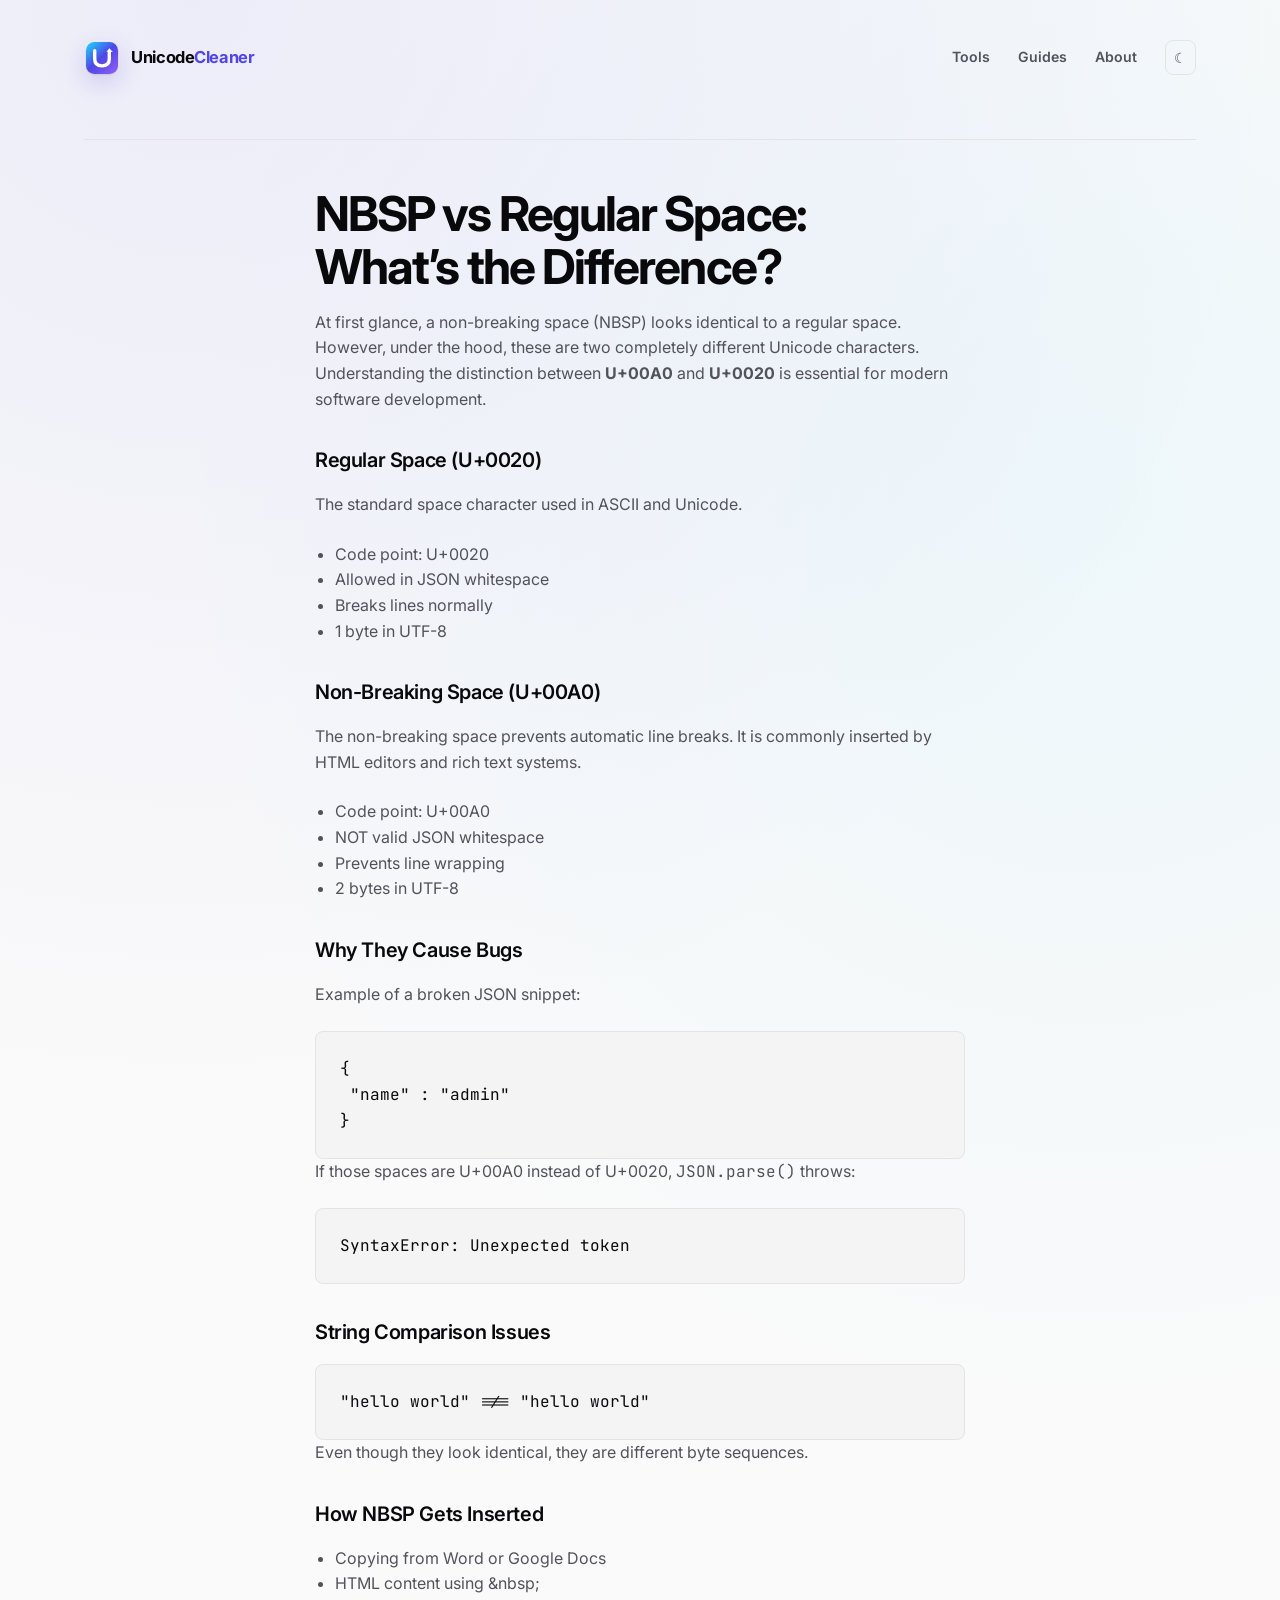
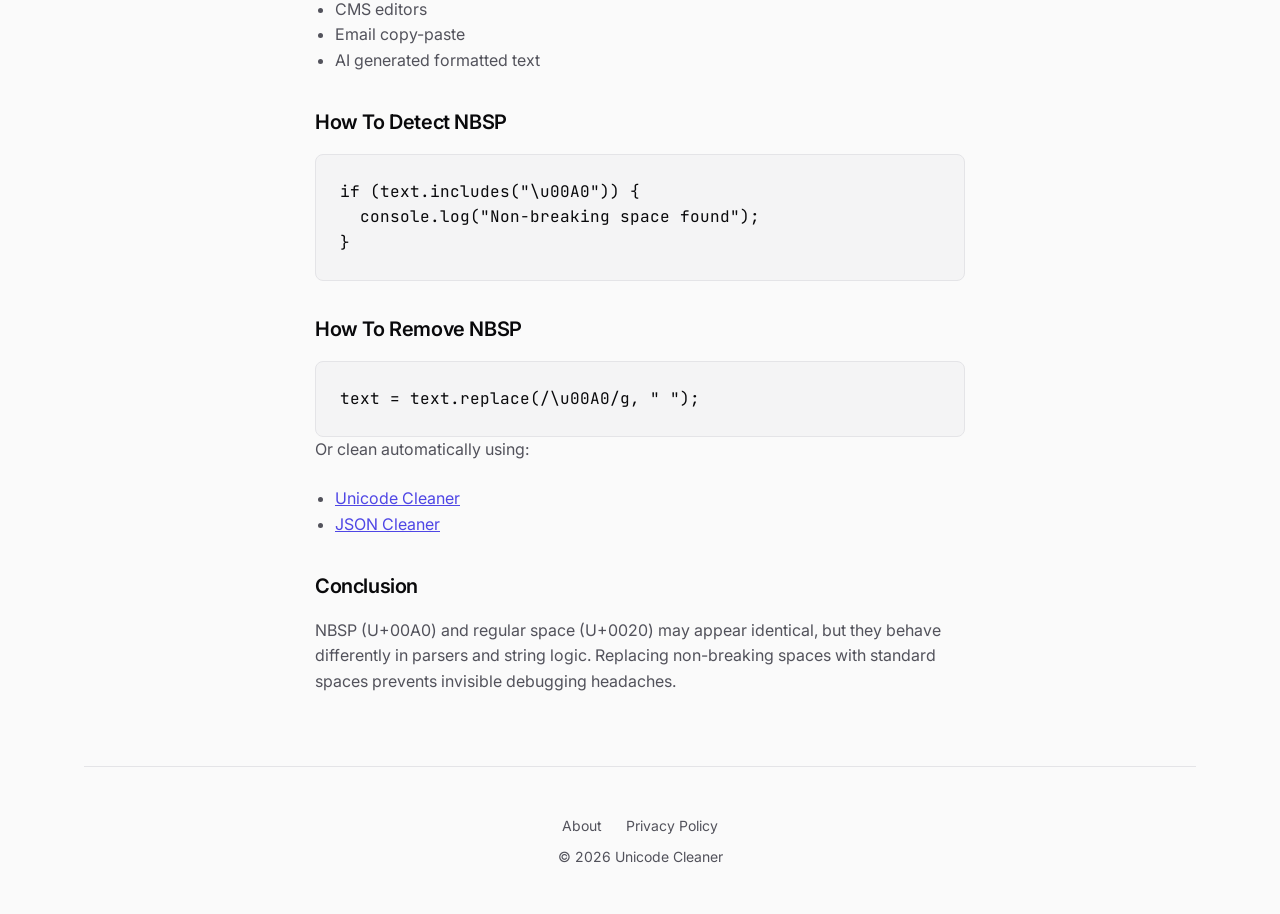
<file: nbsp-vs-regular-space.html>
<!DOCTYPE html>
<html lang="en">
<head>
<meta charset="UTF-8">
<meta name="viewport" content="width=device-width, initial-scale=1.0">

<title>NBSP vs Regular Space: What’s the Difference? | Unicode Cleaner</title>

<meta name="description" content="NBSP vs regular space explained for developers. Learn the difference between U+00A0 and U+0020, why they look identical, and how non-breaking spaces break code and JSON.">

<link rel="canonical" href="https://unicodecleaner.online/nbsp-vs-regular-space.html">

<meta property="og:type" content="article">
<meta property="og:url" content="https://unicodecleaner.online/nbsp-vs-regular-space.html">
<meta property="og:title" content="NBSP vs Regular Space: What’s the Difference?">
<meta property="og:description" content="Understand the difference between non-breaking space (U+00A0) and normal space (U+0020).">
<meta property="og:image" content="https://unicodecleaner.online/unicode-cleaner-preview.jpg">

<meta name="twitter:card" content="summary_large_image">
<meta name="twitter:title" content="NBSP vs Regular Space">
<meta name="twitter:description" content="Why non-breaking spaces silently break code and JSON parsing.">
<meta name="twitter:image" content="https://unicodecleaner.online/unicode-cleaner-preview.jpg">

<link rel="preconnect" href="https://fonts.googleapis.com">
<link rel="preconnect" href="https://fonts.gstatic.com" crossorigin>
<link href="https://fonts.googleapis.com/css2?family=Inter:wght@400;500;600;700&family=JetBrains+Mono:wght@400;500&display=swap" rel="stylesheet">

<link rel="stylesheet" href="css/style.css?v=3.0">
<meta name="theme-color" content="#4f46e5">
<link rel="icon" href="/favicon.svg" type="image/svg+xml">
<link rel="apple-touch-icon" href="/icons/icon-180.png">
<link rel="manifest" href="/manifest.json">
</head>

<body>
<div class="container">

<nav class="top-nav" aria-label="Primary navigation">
    <a class="nav-brand" href="/" aria-label="UnicodeCleaner home">
        <img class="brand-mark" src="/assets/brand-mark.svg" alt="" width="36" height="36">
        <span class="brand-wordmark"><span>Unicode</span><strong>Cleaner</strong></span>
    </a>

    <div class="nav-links" aria-label="Main links">
        <a href="/">Tools</a>
        <a href="/#guides">Guides</a>
        <a href="/about.html">About</a>
    </div>

    <div class="nav-actions">
        <details class="mobile-menu">
            <summary aria-label="Open menu">Menu</summary>
            <div class="mobile-menu-panel">
                <a href="/">Tools</a>
                <a href="/#guides">Guides</a>
                <a href="/about.html">About</a>
            </div>
        </details>
        <button class="btn-icon" id="themeToggle" type="button" aria-label="Switch to dark mode" title="Switch to dark mode">
            <span id="themeIcon" aria-hidden="true">☾</span>
        </button>
    </div>
</nav>

<section class="u-section">
<div class="faq-container">

<h1>NBSP vs Regular Space: What’s the Difference?</h1>

<p>At first glance, a non-breaking space (NBSP) looks identical to a regular space. However, under the hood, these are two completely different Unicode characters. Understanding the distinction between <strong>U+00A0</strong> and <strong>U+0020</strong> is essential for modern software development.</p>

<h2>Regular Space (U+0020)</h2>

<p>The standard space character used in ASCII and Unicode.</p>

<ul>
<li>Code point: U+0020</li>
<li>Allowed in JSON whitespace</li>
<li>Breaks lines normally</li>
<li>1 byte in UTF-8</li>
</ul>

<h2>Non-Breaking Space (U+00A0)</h2>

<p>The non-breaking space prevents automatic line breaks. It is commonly inserted by HTML editors and rich text systems.</p>

<ul>
<li>Code point: U+00A0</li>
<li>NOT valid JSON whitespace</li>
<li>Prevents line wrapping</li>
<li>2 bytes in UTF-8</li>
</ul>

<h2>Why They Cause Bugs</h2>

<p>Example of a broken JSON snippet:</p>

<pre><code>{
&nbsp;"name"&nbsp;:&nbsp;"admin"
}</code></pre>

<p>If those spaces are U+00A0 instead of U+0020, <code>JSON.parse()</code> throws:</p>

<pre><code>SyntaxError: Unexpected token</code></pre>

<h2>String Comparison Issues</h2>

<pre><code>"hello world" !== "hello&nbsp;world"</code></pre>

<p>Even though they look identical, they are different byte sequences.</p>

<h2>How NBSP Gets Inserted</h2>

<ul>
<li>Copying from Word or Google Docs</li>
<li>HTML content using &amp;nbsp;</li>
<li>CMS editors</li>
<li>Email copy-paste</li>
<li>AI generated formatted text</li>
</ul>

<h2>How To Detect NBSP</h2>

<pre><code>if (text.includes("\u00A0")) {
  console.log("Non-breaking space found");
}</code></pre>

<h2>How To Remove NBSP</h2>

<pre><code>text = text.replace(/\u00A0/g, " ");</code></pre>

<p>Or clean automatically using:</p>

<ul>
<li><a href="/">Unicode Cleaner</a></li>
<li><a href="/json-cleaner.html">JSON Cleaner</a></li>
</ul>

<h2>Conclusion</h2>

<p>NBSP (U+00A0) and regular space (U+0020) may appear identical, but they behave differently in parsers and string logic. Replacing non-breaking spaces with standard spaces prevents invisible debugging headaches.</p>

</div>
</section>

<footer>
<div class="footer-links">
<a href="/about.html">About</a>
<a href="/privacy.html">Privacy Policy</a>
</div>
<div class="copyright u-mt-1">
&copy; 2026 Unicode Cleaner
</div>
</footer>

</div>
<script src="js/site.js?v=1.0"></script>
</body>
  </html>
</file>
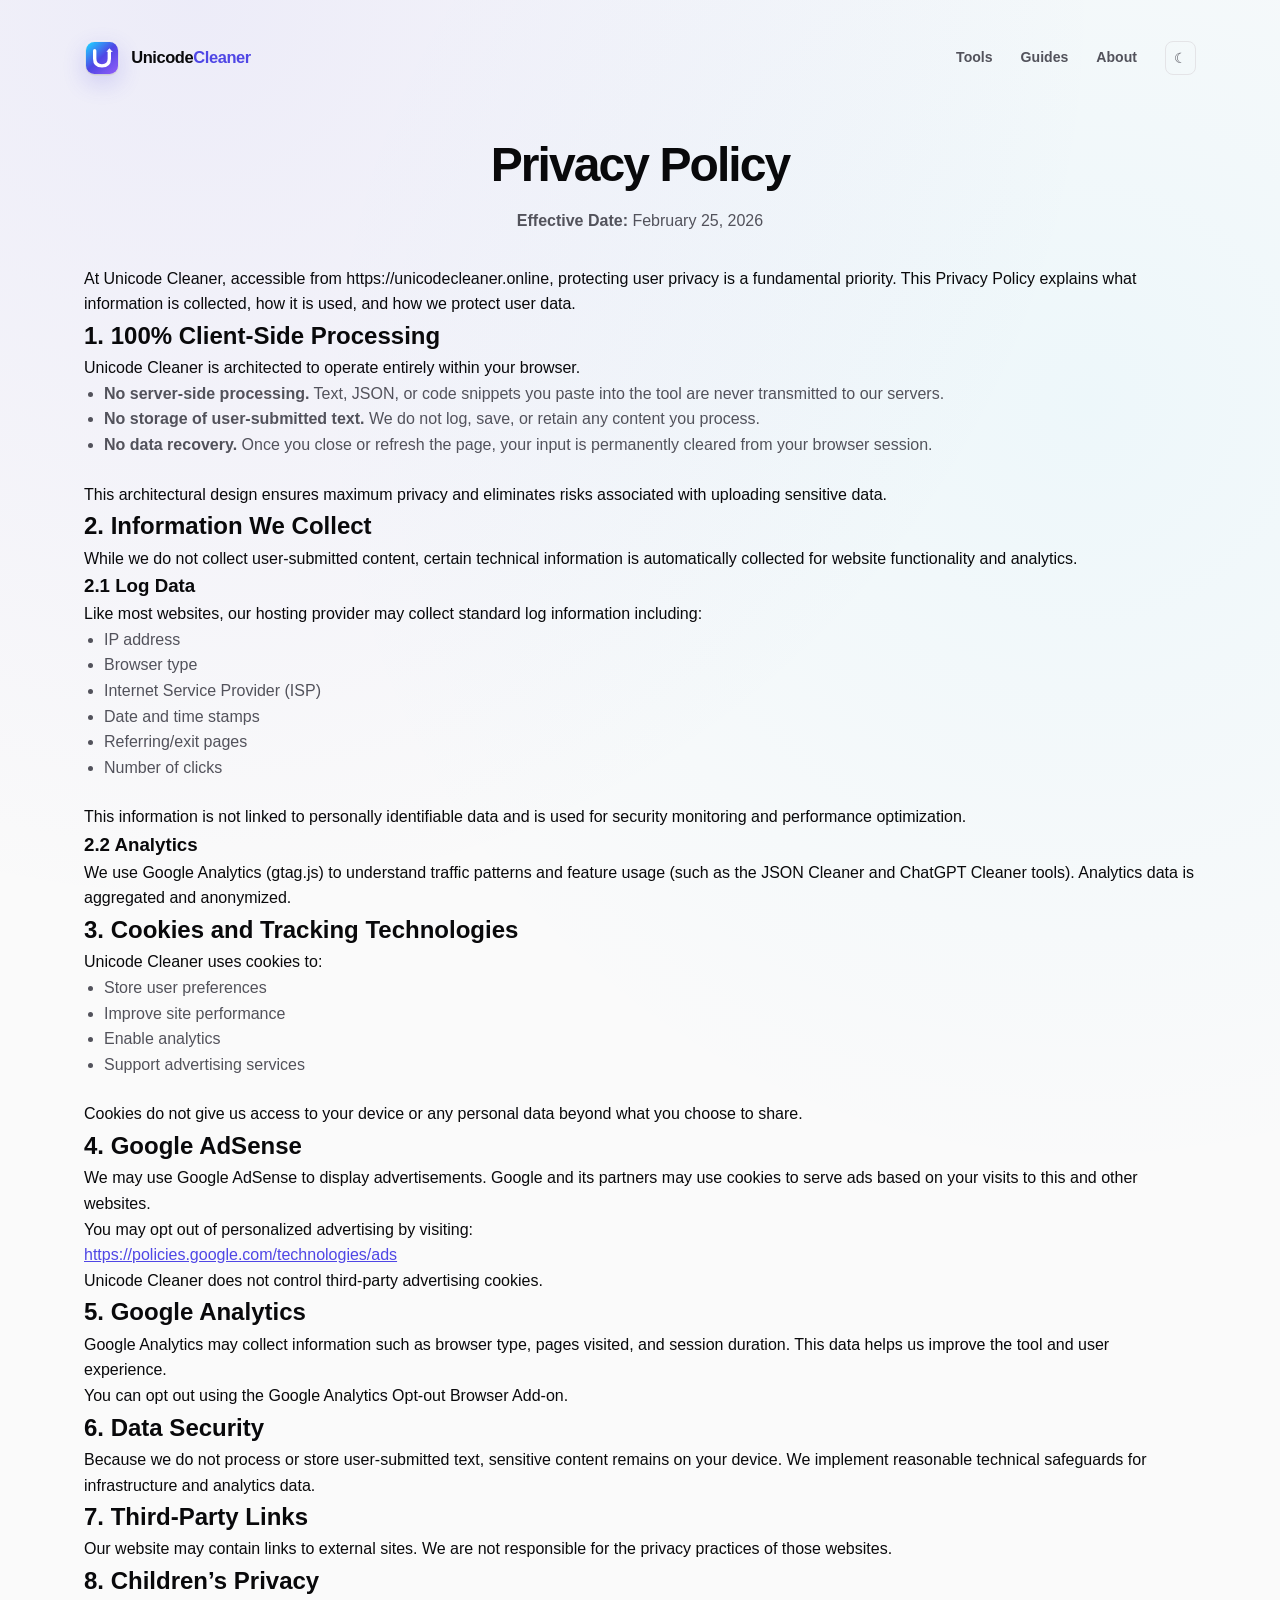
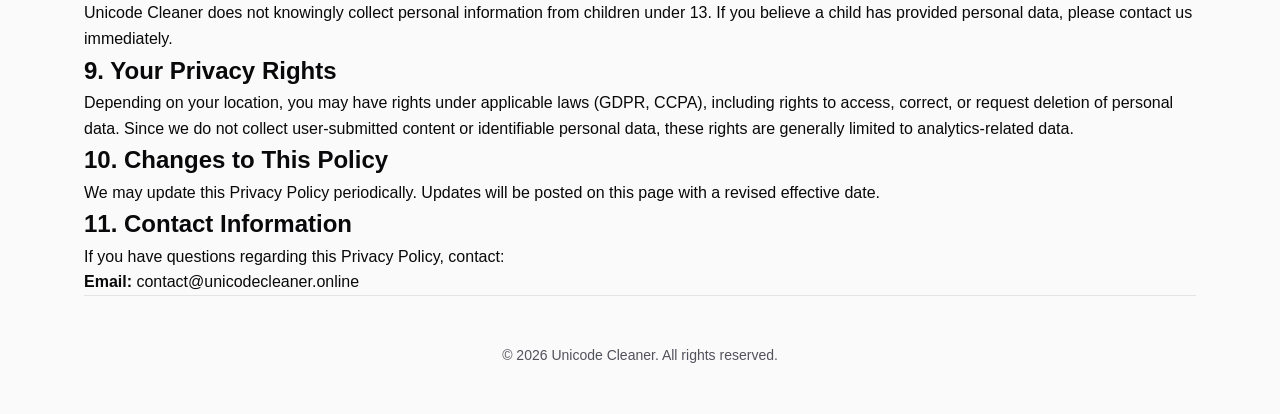
<file: privacy.html>
<!DOCTYPE html>
<html lang="en">
<head>
<meta charset="UTF-8">
<meta name="viewport" content="width=device-width, initial-scale=1.0">

<title>Privacy Policy – Unicode Cleaner</title>
<meta name="description" content="Read the Privacy Policy for Unicode Cleaner, including details about cookies, Google AdSense, analytics, and data protection. 100% client-side tool.">

<link rel="canonical" href="https://unicodecleaner.online/privacy.html">

<meta property="og:type" content="website">
<meta property="og:url" content="https://unicodecleaner.online/privacy.html">
<meta property="og:title" content="Privacy Policy – Unicode Cleaner">
<meta property="og:description" content="Read the Privacy Policy for Unicode Cleaner, including details about cookies, Google AdSense, analytics, and data protection. 100% client-side tool.">
<meta property="og:image" content="https://unicodecleaner.online/unicode-cleaner-preview.jpg">

<meta name="twitter:card" content="summary_large_image">
<meta name="twitter:title" content="Privacy Policy – Unicode Cleaner">
<meta name="twitter:description" content="Read the Privacy Policy for Unicode Cleaner, including details about cookies, Google AdSense, analytics, and data protection. 100% client-side tool.">
<meta name="twitter:image" content="https://unicodecleaner.online/unicode-cleaner-preview.jpg">

<link rel="stylesheet" href="css/style.css?v=3.0">
<meta name="theme-color" content="#4f46e5">
<link rel="icon" href="/favicon.svg" type="image/svg+xml">
<link rel="apple-touch-icon" href="/icons/icon-180.png">
<link rel="manifest" href="/manifest.json">

</head>
<body>

<div class="container">

<nav class="top-nav" aria-label="Primary navigation">
    <a class="nav-brand" href="/" aria-label="UnicodeCleaner home">
        <img class="brand-mark" src="/assets/brand-mark.svg" alt="" width="36" height="36">
        <span class="brand-wordmark"><span>Unicode</span><strong>Cleaner</strong></span>
    </a>

    <div class="nav-links" aria-label="Main links">
        <a href="/">Tools</a>
        <a href="/#guides">Guides</a>
        <a href="/about.html">About</a>
    </div>

    <div class="nav-actions">
        <details class="mobile-menu">
            <summary aria-label="Open menu">Menu</summary>
            <div class="mobile-menu-panel">
                <a href="/">Tools</a>
                <a href="/#guides">Guides</a>
                <a href="/about.html">About</a>
            </div>
        </details>
        <button class="btn-icon" id="themeToggle" type="button" aria-label="Switch to dark mode" title="Switch to dark mode">
            <span id="themeIcon" aria-hidden="true">☾</span>
        </button>
    </div>
</nav>

<div class="page-intro">
    <h1>Privacy Policy</h1>
    <p><strong>Effective Date:</strong> February 25, 2026</p>
</div>

<main>

<p>
At Unicode Cleaner, accessible from https://unicodecleaner.online, protecting user privacy is a fundamental priority. This Privacy Policy explains what information is collected, how it is used, and how we protect user data.
</p>

<h2>1. 100% Client-Side Processing</h2>

<p>
Unicode Cleaner is architected to operate entirely within your browser.
</p>

<ul>
<li><strong>No server-side processing.</strong> Text, JSON, or code snippets you paste into the tool are never transmitted to our servers.</li>
<li><strong>No storage of user-submitted text.</strong> We do not log, save, or retain any content you process.</li>
<li><strong>No data recovery.</strong> Once you close or refresh the page, your input is permanently cleared from your browser session.</li>
</ul>

<p>
This architectural design ensures maximum privacy and eliminates risks associated with uploading sensitive data.
</p>

<h2>2. Information We Collect</h2>

<p>
While we do not collect user-submitted content, certain technical information is automatically collected for website functionality and analytics.
</p>

<h3>2.1 Log Data</h3>

<p>
Like most websites, our hosting provider may collect standard log information including:
</p>

<ul>
<li>IP address</li>
<li>Browser type</li>
<li>Internet Service Provider (ISP)</li>
<li>Date and time stamps</li>
<li>Referring/exit pages</li>
<li>Number of clicks</li>
</ul>

<p>
This information is not linked to personally identifiable data and is used for security monitoring and performance optimization.
</p>

<h3>2.2 Analytics</h3>

<p>
We use Google Analytics (gtag.js) to understand traffic patterns and feature usage (such as the JSON Cleaner and ChatGPT Cleaner tools). Analytics data is aggregated and anonymized.
</p>

<h2>3. Cookies and Tracking Technologies</h2>

<p>
Unicode Cleaner uses cookies to:
</p>

<ul>
<li>Store user preferences</li>
<li>Improve site performance</li>
<li>Enable analytics</li>
<li>Support advertising services</li>
</ul>

<p>
Cookies do not give us access to your device or any personal data beyond what you choose to share.
</p>

<h2>4. Google AdSense</h2>

<p>
We may use Google AdSense to display advertisements. Google and its partners may use cookies to serve ads based on your visits to this and other websites.
</p>

<p>
You may opt out of personalized advertising by visiting:
</p>

<p>
<a href="https://policies.google.com/technologies/ads" target="_blank" rel="noopener">
https://policies.google.com/technologies/ads
</a>
</p>

<p>
Unicode Cleaner does not control third-party advertising cookies.
</p>

<h2>5. Google Analytics</h2>

<p>
Google Analytics may collect information such as browser type, pages visited, and session duration. This data helps us improve the tool and user experience.
</p>

<p>
You can opt out using the Google Analytics Opt-out Browser Add-on.
</p>

<h2>6. Data Security</h2>

<p>
Because we do not process or store user-submitted text, sensitive content remains on your device. We implement reasonable technical safeguards for infrastructure and analytics data.
</p>

<h2>7. Third-Party Links</h2>

<p>
Our website may contain links to external sites. We are not responsible for the privacy practices of those websites.
</p>

<h2>8. Children’s Privacy</h2>

<p>
Unicode Cleaner does not knowingly collect personal information from children under 13. If you believe a child has provided personal data, please contact us immediately.
</p>

<h2>9. Your Privacy Rights</h2>

<p>
Depending on your location, you may have rights under applicable laws (GDPR, CCPA), including rights to access, correct, or request deletion of personal data. Since we do not collect user-submitted content or identifiable personal data, these rights are generally limited to analytics-related data.
</p>

<h2>10. Changes to This Policy</h2>

<p>
We may update this Privacy Policy periodically. Updates will be posted on this page with a revised effective date.
</p>

<h2>11. Contact Information</h2>

<p>
If you have questions regarding this Privacy Policy, contact:
</p>

<p>
<strong>Email:</strong> contact@unicodecleaner.online
</p>

</main>

<footer>
    <p>&copy; 2026 Unicode Cleaner. All rights reserved.</p>
</footer>

</div>

<script src="js/site.js?v=1.0"></script>
</body>
</html>
</file>
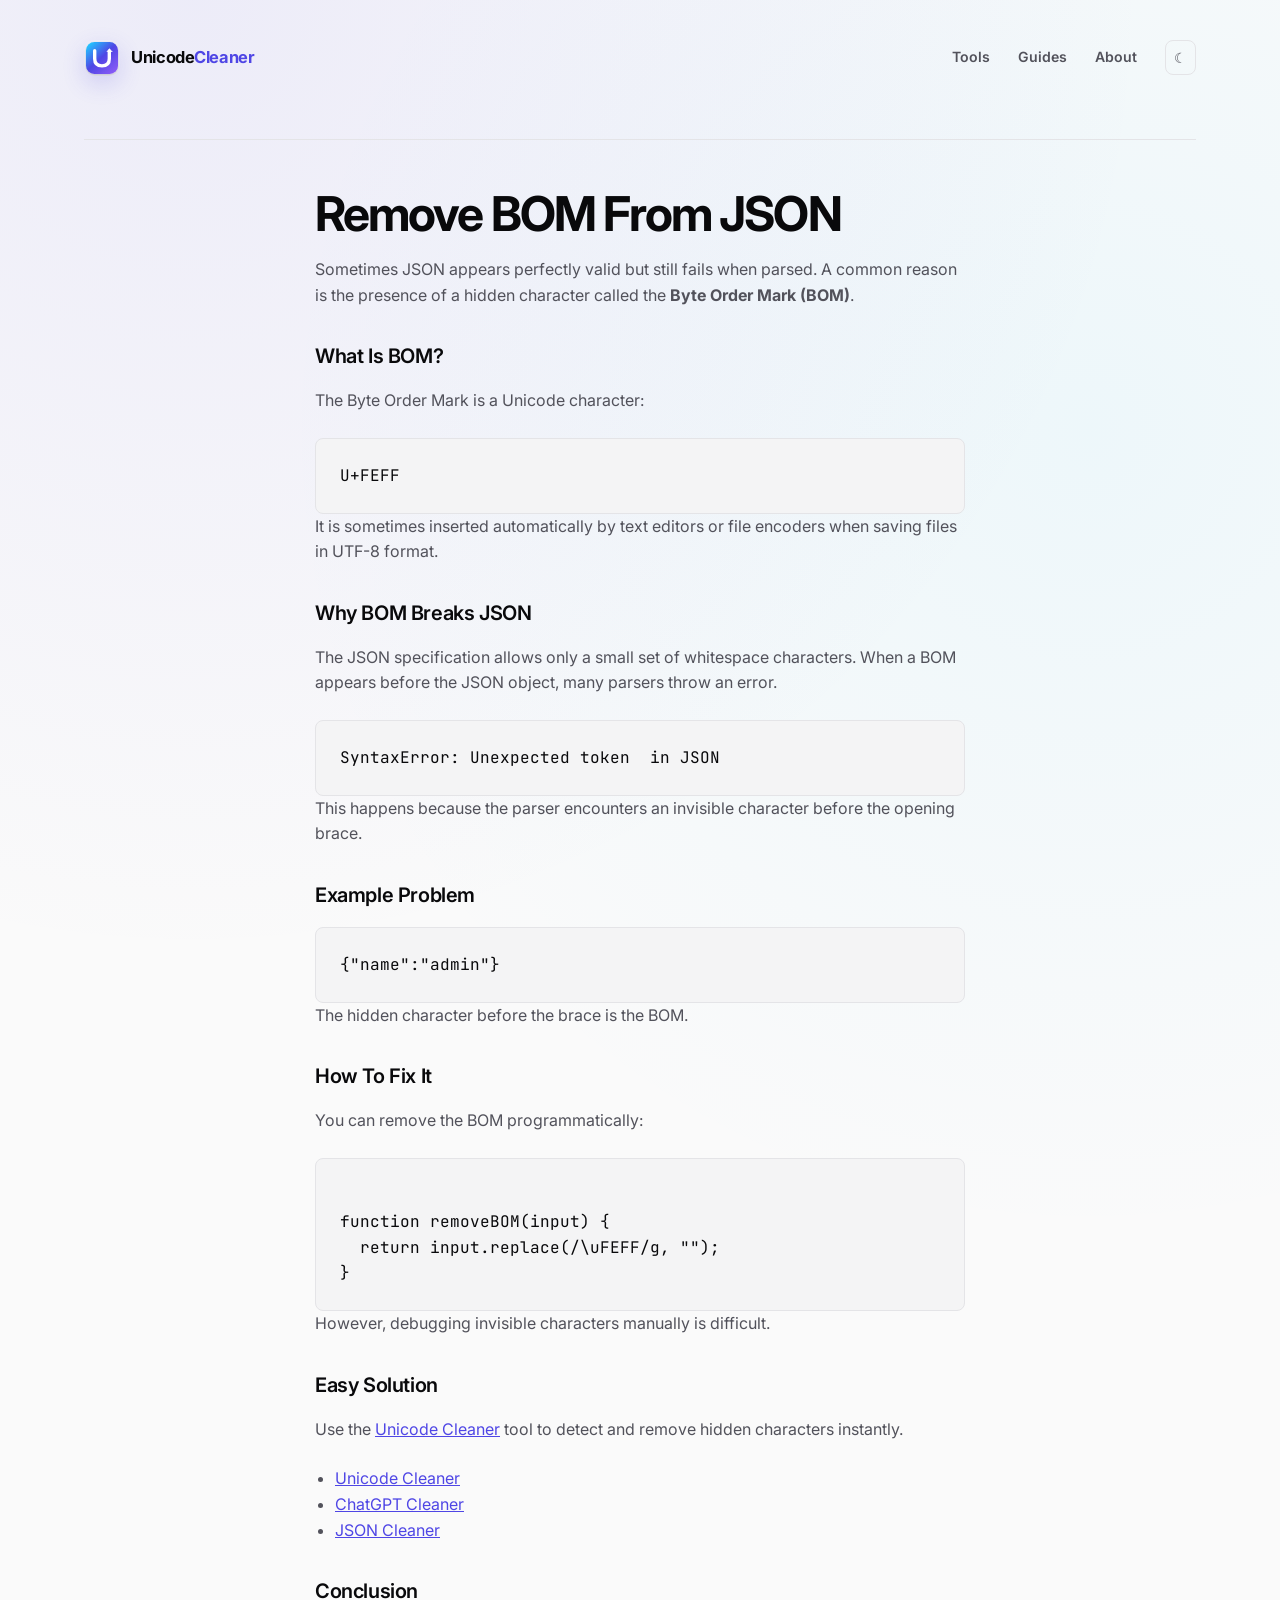
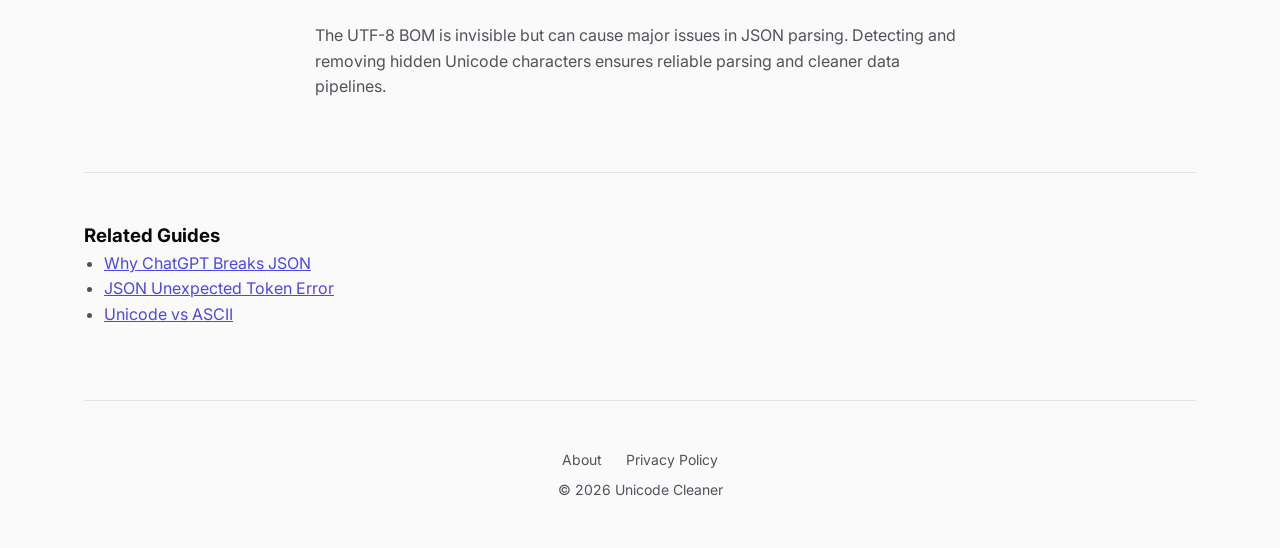
<file: remove-bom-from-json.html>
<!DOCTYPE html>
<html lang="en">
<head>
<meta charset="UTF-8">
<meta name="viewport" content="width=device-width, initial-scale=1.0">

<title>Remove BOM From JSON | Fix UTF-8 BOM Parsing Errors</title>

<meta name="description" content="Remove UTF-8 BOM (U+FEFF) from JSON strings that break JSON.parse. Learn why BOM causes parsing errors and how to fix them.">

<link rel="canonical" href="https://unicodecleaner.online/remove-bom-from-json.html">

<meta property="og:type" content="article">
<meta property="og:url" content="https://unicodecleaner.online/remove-bom-from-json.html">
<meta property="og:title" content="Remove BOM From JSON">
<meta property="og:description" content="Learn why the UTF-8 Byte Order Mark breaks JSON parsing and how to remove it.">
<meta property="og:image" content="https://unicodecleaner.online/unicode-cleaner-preview.jpg">

<meta name="twitter:card" content="summary_large_image">
<meta name="twitter:title" content="Remove BOM From JSON">
<meta name="twitter:description" content="Fix JSON parsing errors caused by the UTF-8 BOM character.">
<meta name="twitter:image" content="https://unicodecleaner.online/unicode-cleaner-preview.jpg">

<link rel="preconnect" href="https://fonts.googleapis.com">
<link rel="preconnect" href="https://fonts.gstatic.com" crossorigin>

<link href="https://fonts.googleapis.com/css2?family=Inter:wght@400;500;600;700&family=JetBrains+Mono:wght@400;500&display=swap" rel="stylesheet">

<link rel="stylesheet" href="css/style.css?v=3.0">

<meta name="theme-color" content="#4f46e5">
<link rel="icon" href="/favicon.svg" type="image/svg+xml">
<link rel="apple-touch-icon" href="/icons/icon-180.png">
<link rel="manifest" href="/manifest.json">
</head>

<body>
<div class="container">

<nav class="top-nav" aria-label="Primary navigation">
    <a class="nav-brand" href="/" aria-label="UnicodeCleaner home">
        <img class="brand-mark" src="/assets/brand-mark.svg" alt="" width="36" height="36">
        <span class="brand-wordmark"><span>Unicode</span><strong>Cleaner</strong></span>
    </a>

    <div class="nav-links" aria-label="Main links">
        <a href="/">Tools</a>
        <a href="/#guides">Guides</a>
        <a href="/about.html">About</a>
    </div>

    <div class="nav-actions">
        <details class="mobile-menu">
            <summary aria-label="Open menu">Menu</summary>
            <div class="mobile-menu-panel">
                <a href="/">Tools</a>
                <a href="/#guides">Guides</a>
                <a href="/about.html">About</a>
            </div>
        </details>
        <button class="btn-icon" id="themeToggle" type="button" aria-label="Switch to dark mode" title="Switch to dark mode">
            <span id="themeIcon" aria-hidden="true">☾</span>
        </button>
    </div>
</nav>

<section class="u-section">
<div class="faq-container">

<h1>Remove BOM From JSON</h1>

<p>Sometimes JSON appears perfectly valid but still fails when parsed. A common reason is the presence of a hidden character called the <strong>Byte Order Mark (BOM)</strong>.</p>

<h2>What Is BOM?</h2>

<p>The Byte Order Mark is a Unicode character:</p>

<pre><code>U+FEFF</code></pre>

<p>It is sometimes inserted automatically by text editors or file encoders when saving files in UTF-8 format.</p>

<h2>Why BOM Breaks JSON</h2>

<p>The JSON specification allows only a small set of whitespace characters. When a BOM appears before the JSON object, many parsers throw an error.</p>

<pre><code>SyntaxError: Unexpected token ﻿ in JSON</code></pre>

<p>This happens because the parser encounters an invisible character before the opening brace.</p>

<h2>Example Problem</h2>

<pre><code>﻿{"name":"admin"}</code></pre>

<p>The hidden character before the brace is the BOM.</p>

<h2>How To Fix It</h2>

<p>You can remove the BOM programmatically:</p>

<pre><code>
function removeBOM(input) {
  return input.replace(/\uFEFF/g, "");
}
</code></pre>

<p>However, debugging invisible characters manually is difficult.</p>

<h2>Easy Solution</h2>

<p>Use the <a href="/">Unicode Cleaner</a> tool to detect and remove hidden characters instantly.</p>

<ul>
<li><a href="/">Unicode Cleaner</a></li>
<li><a href="/chatgpt-cleaner.html">ChatGPT Cleaner</a></li>
<li><a href="/json-cleaner.html">JSON Cleaner</a></li>
</ul>

<h2>Conclusion</h2>

<p>The UTF-8 BOM is invisible but can cause major issues in JSON parsing. Detecting and removing hidden Unicode characters ensures reliable parsing and cleaner data pipelines.</p>

</div>
</section>

<section class="u-section">
<h3>Related Guides</h3>
<ul>
<li><a href="/why-chatgpt-breaks-json.html">Why ChatGPT Breaks JSON</a></li>
<li><a href="/json-unexpected-token-error.html">JSON Unexpected Token Error</a></li>
<li><a href="/unicode-vs-ascii.html">Unicode vs ASCII</a></li>
</ul>
</section>

<footer>
<div class="footer-links">
<a href="/about.html">About</a>
<a href="/privacy.html">Privacy Policy</a>
</div>

<div class="copyright u-mt-1">
&copy; 2026 Unicode Cleaner
</div>
</footer>

</div>
<script src="js/site.js?v=1.0"></script>
</body>
</html>
</file>
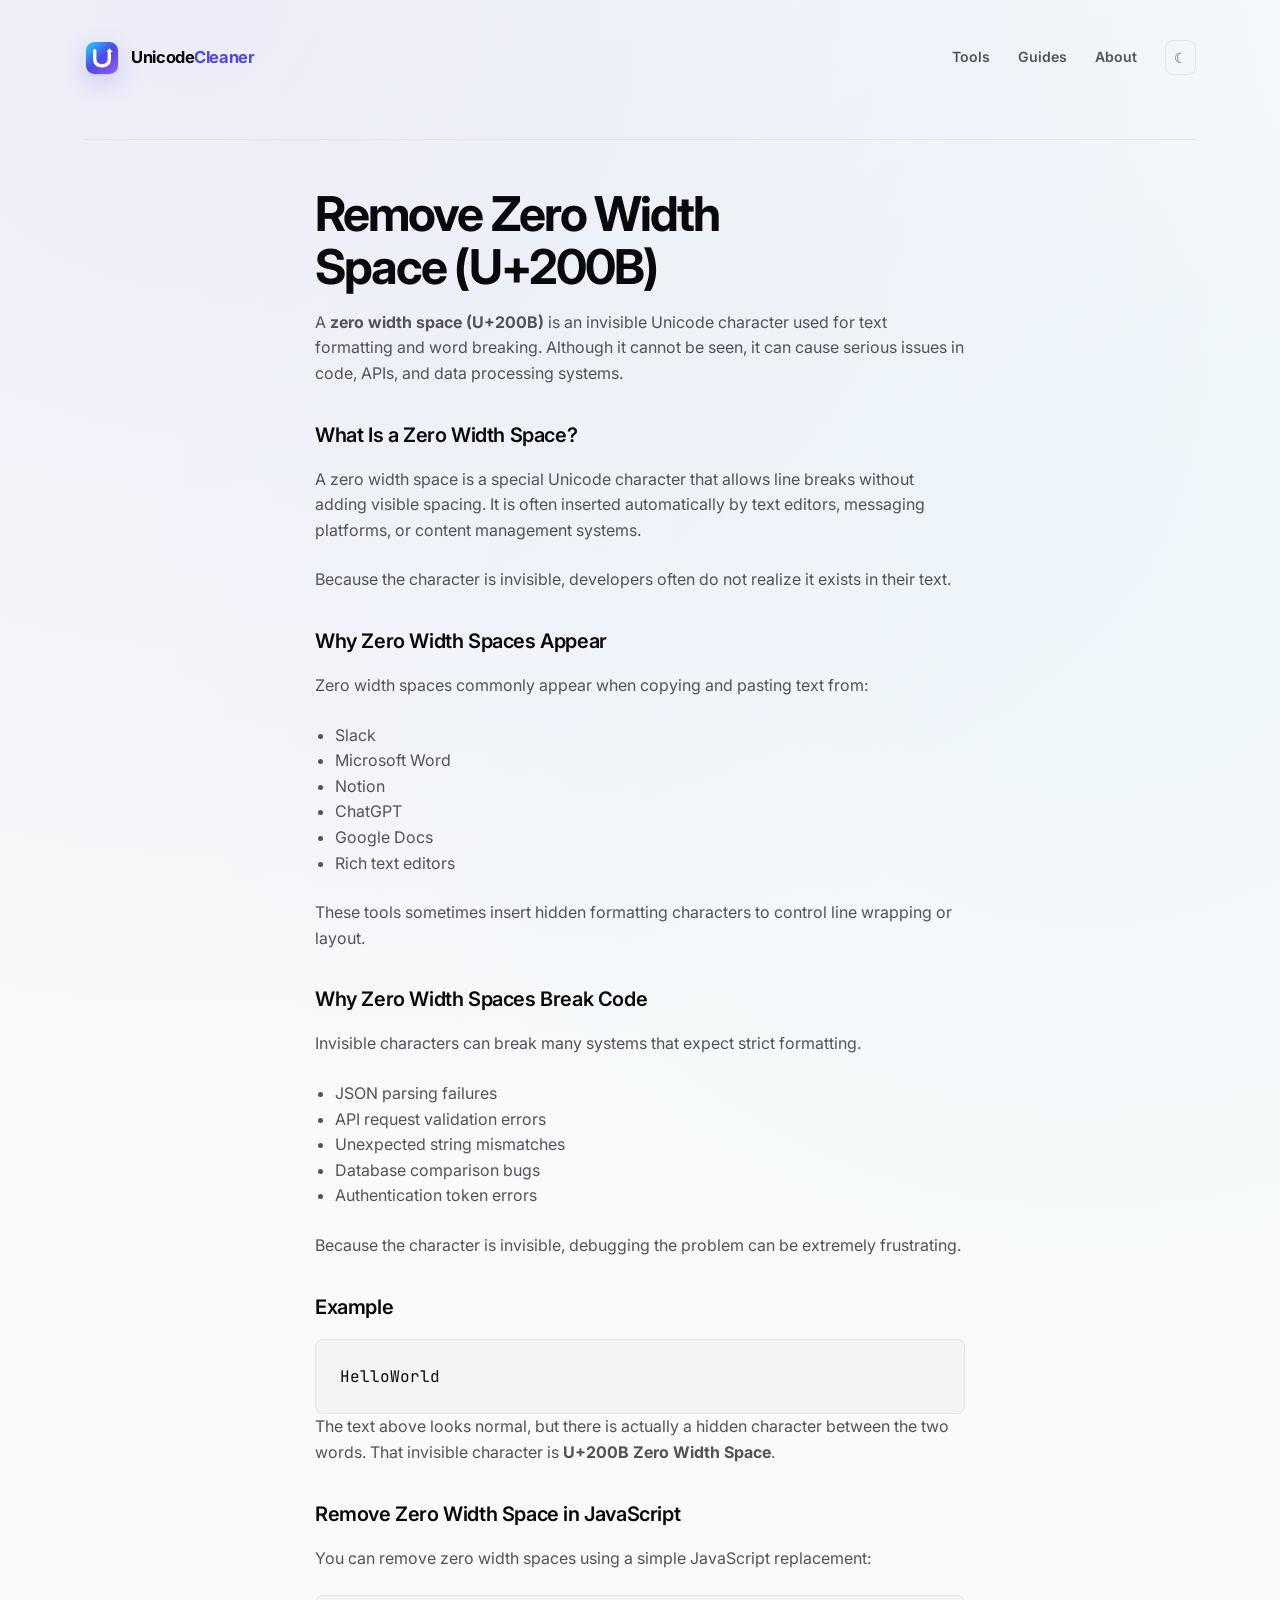
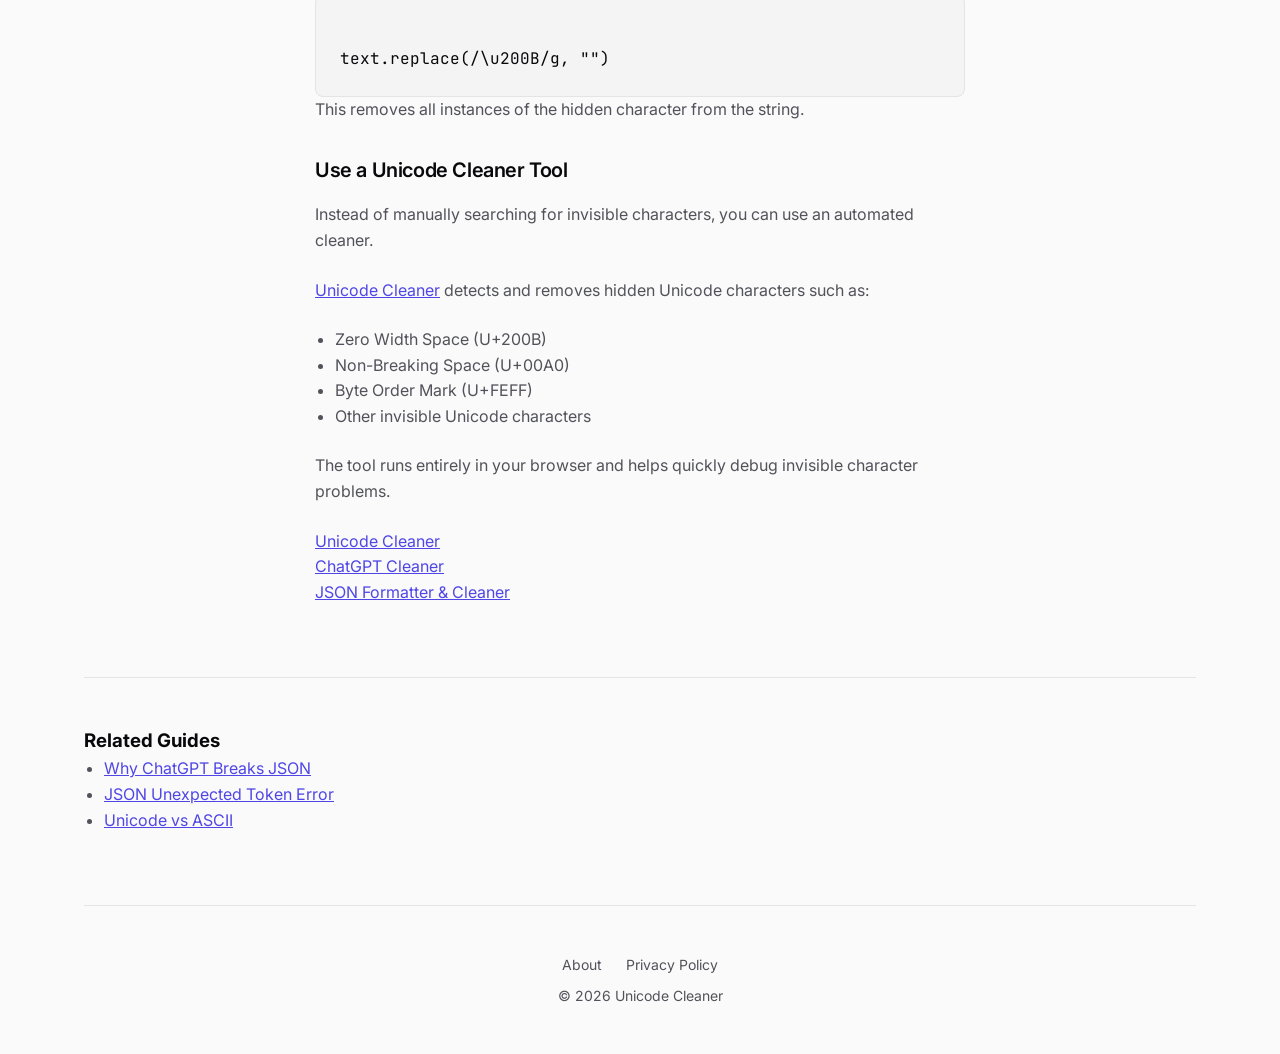
<file: remove-zero-width-space.html>
<!DOCTYPE html>
<html lang="en">
<head>
<meta charset="UTF-8">
<meta name="viewport" content="width=device-width, initial-scale=1.0">

<title>Remove Zero Width Space (U+200B) | Unicode Cleaner</title>

<meta name="description" content="Learn how to remove zero width spaces (U+200B) that break JSON.parse, APIs, and code. Fix invisible Unicode characters easily.">

<link rel="canonical" href="https://unicodecleaner.online/remove-zero-width-space.html">

<meta property="og:type" content="article">
<meta property="og:url" content="https://unicodecleaner.online/remove-zero-width-space.html">
<meta property="og:title" content="Remove Zero Width Space (U+200B)">
<meta property="og:description" content="Learn how to detect and remove invisible zero width spaces that break code and JSON parsing.">
<meta property="og:image" content="https://unicodecleaner.online/unicode-cleaner-preview.jpg">

<meta name="twitter:card" content="summary_large_image">
<meta name="twitter:title" content="Remove Zero Width Space (U+200B)">
<meta name="twitter:description" content="Fix hidden zero width spaces breaking your JSON, APIs, and code.">
<meta name="twitter:image" content="https://unicodecleaner.online/unicode-cleaner-preview.jpg">

<link rel="preconnect" href="https://fonts.googleapis.com">
<link rel="preconnect" href="https://fonts.gstatic.com" crossorigin>

<link href="https://fonts.googleapis.com/css2?family=Inter:wght@400;500;600;700&family=JetBrains+Mono:wght@400;500&display=swap" rel="stylesheet">

<link rel="stylesheet" href="css/style.css?v=3.0">

<meta name="theme-color" content="#4f46e5">
<link rel="icon" href="/favicon.svg" type="image/svg+xml">
<link rel="apple-touch-icon" href="/icons/icon-180.png">
<link rel="manifest" href="/manifest.json">
</head>

<body>

<div class="container">

<nav class="top-nav" aria-label="Primary navigation">
    <a class="nav-brand" href="/" aria-label="UnicodeCleaner home">
        <img class="brand-mark" src="/assets/brand-mark.svg" alt="" width="36" height="36">
        <span class="brand-wordmark"><span>Unicode</span><strong>Cleaner</strong></span>
    </a>

    <div class="nav-links" aria-label="Main links">
        <a href="/">Tools</a>
        <a href="/#guides">Guides</a>
        <a href="/about.html">About</a>
    </div>

    <div class="nav-actions">
        <details class="mobile-menu">
            <summary aria-label="Open menu">Menu</summary>
            <div class="mobile-menu-panel">
                <a href="/">Tools</a>
                <a href="/#guides">Guides</a>
                <a href="/about.html">About</a>
            </div>
        </details>
        <button class="btn-icon" id="themeToggle" type="button" aria-label="Switch to dark mode" title="Switch to dark mode">
            <span id="themeIcon" aria-hidden="true">☾</span>
        </button>
    </div>
</nav>

<section class="u-section">
<div class="faq-container">

<h1>Remove Zero Width Space (U+200B)</h1>

<p>A <strong>zero width space (U+200B)</strong> is an invisible Unicode character used for text formatting and word breaking. Although it cannot be seen, it can cause serious issues in code, APIs, and data processing systems.</p>

<h2>What Is a Zero Width Space?</h2>

<p>A zero width space is a special Unicode character that allows line breaks without adding visible spacing. It is often inserted automatically by text editors, messaging platforms, or content management systems.</p>

<p>Because the character is invisible, developers often do not realize it exists in their text.</p>

<h2>Why Zero Width Spaces Appear</h2>

<p>Zero width spaces commonly appear when copying and pasting text from:</p>

<ul>
<li>Slack</li>
<li>Microsoft Word</li>
<li>Notion</li>
<li>ChatGPT</li>
<li>Google Docs</li>
<li>Rich text editors</li>
</ul>

<p>These tools sometimes insert hidden formatting characters to control line wrapping or layout.</p>

<h2>Why Zero Width Spaces Break Code</h2>

<p>Invisible characters can break many systems that expect strict formatting.</p>

<ul>
<li>JSON parsing failures</li>
<li>API request validation errors</li>
<li>Unexpected string mismatches</li>
<li>Database comparison bugs</li>
<li>Authentication token errors</li>
</ul>

<p>Because the character is invisible, debugging the problem can be extremely frustrating.</p>

<h2>Example</h2>

<pre><code>Hello​World</code></pre>

<p>The text above looks normal, but there is actually a hidden character between the two words. That invisible character is <strong>U+200B Zero Width Space</strong>.</p>

<h2>Remove Zero Width Space in JavaScript</h2>

<p>You can remove zero width spaces using a simple JavaScript replacement:</p>

<pre><code>
text.replace(/\u200B/g, "")
</code></pre>

<p>This removes all instances of the hidden character from the string.</p>

<h2>Use a Unicode Cleaner Tool</h2>

<p>Instead of manually searching for invisible characters, you can use an automated cleaner.</p>

<p><a href="/">Unicode Cleaner</a> detects and removes hidden Unicode characters such as:</p>

<ul>
<li>Zero Width Space (U+200B)</li>
<li>Non-Breaking Space (U+00A0)</li>
<li>Byte Order Mark (U+FEFF)</li>
<li>Other invisible Unicode characters</li>
</ul>

<p>The tool runs entirely in your browser and helps quickly debug invisible character problems.</p>

<p>
<a href="/">Unicode Cleaner</a><br>
<a href="/chatgpt-cleaner.html">ChatGPT Cleaner</a><br>
<a href="/json-cleaner.html">JSON Formatter & Cleaner</a>
</p>

</div>
</section>

<section class="u-section">
<h3>Related Guides</h3>

<ul>
<li><a href="/why-chatgpt-breaks-json.html">Why ChatGPT Breaks JSON</a></li>
<li><a href="/json-unexpected-token-error.html">JSON Unexpected Token Error</a></li>
<li><a href="/unicode-vs-ascii.html">Unicode vs ASCII</a></li>
</ul>

</section>

<footer>

<div class="footer-links">
<a href="/about.html">About</a>
<a href="/privacy.html">Privacy Policy</a>
</div>

<div class="copyright u-mt-1">
&copy; 2026 Unicode Cleaner
</div>

</footer>

</div>

<script src="js/site.js?v=1.0"></script>
</body>
  </html>
</file>
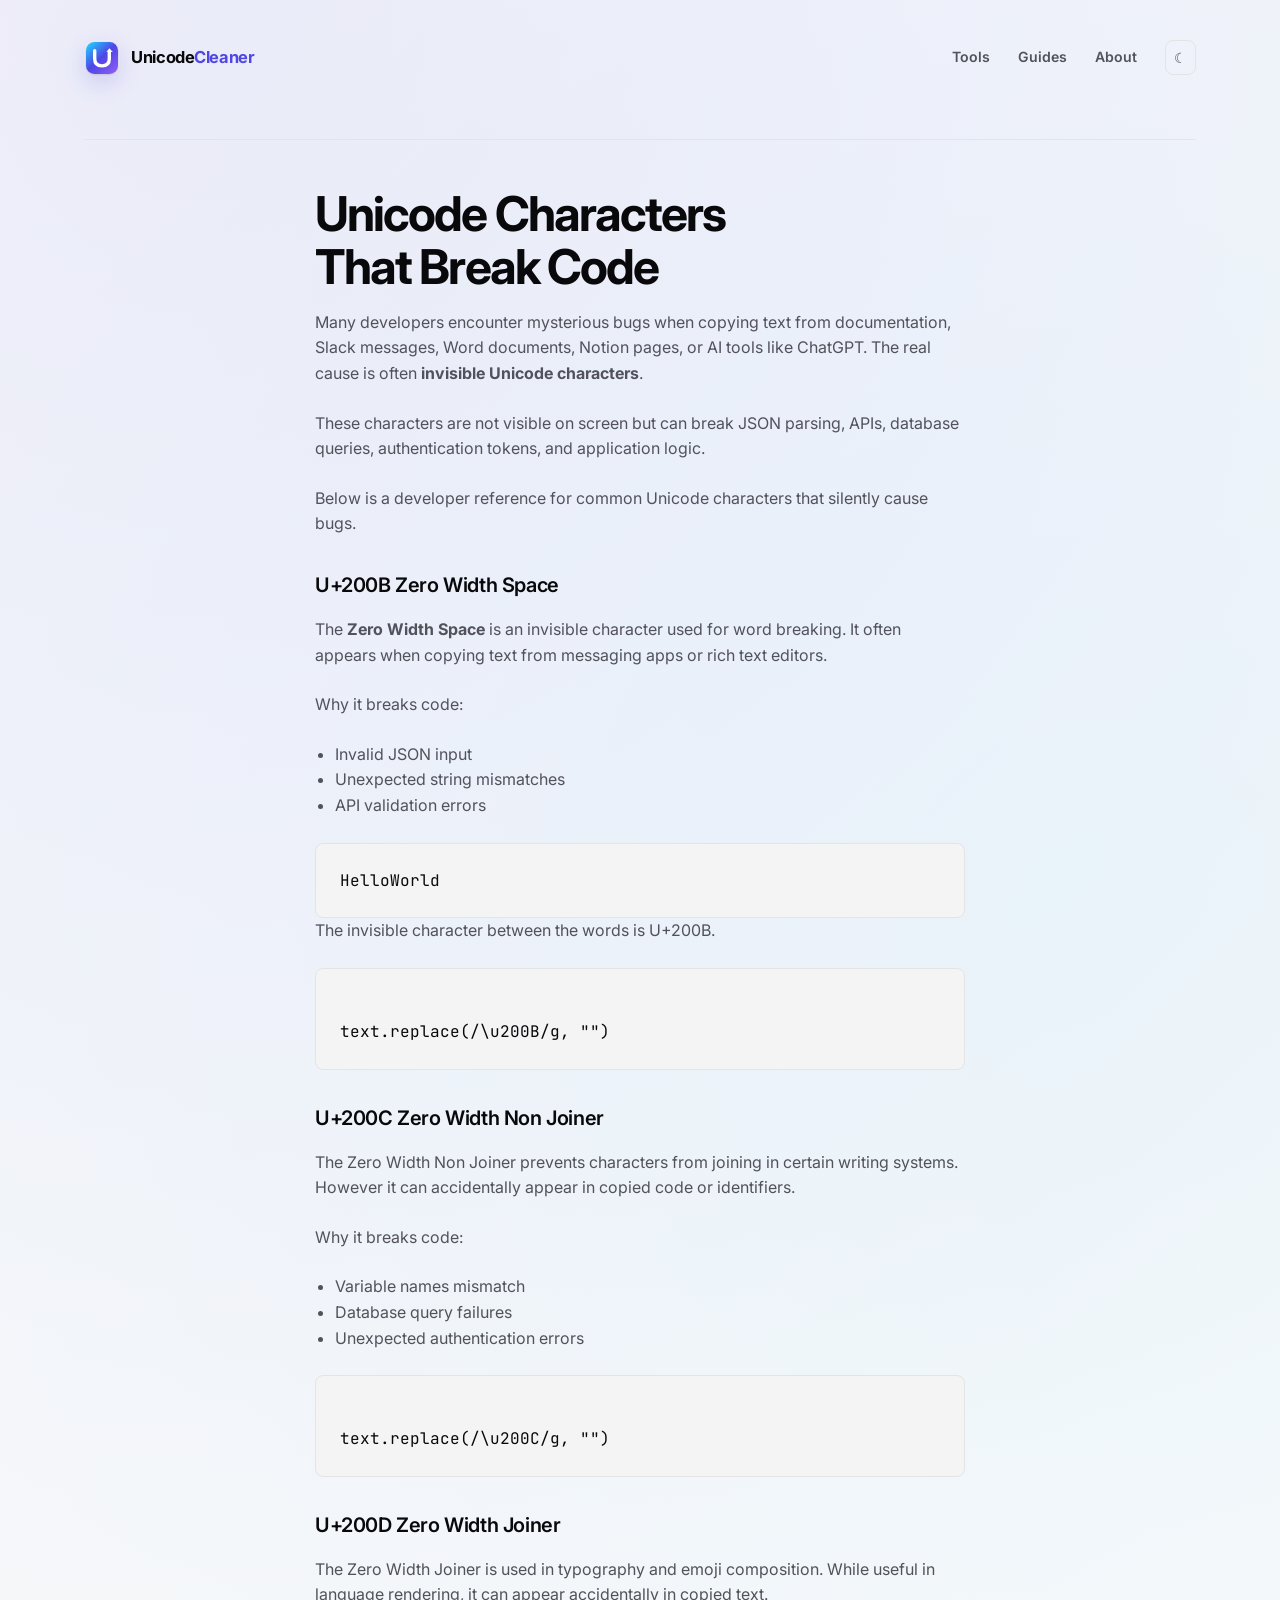
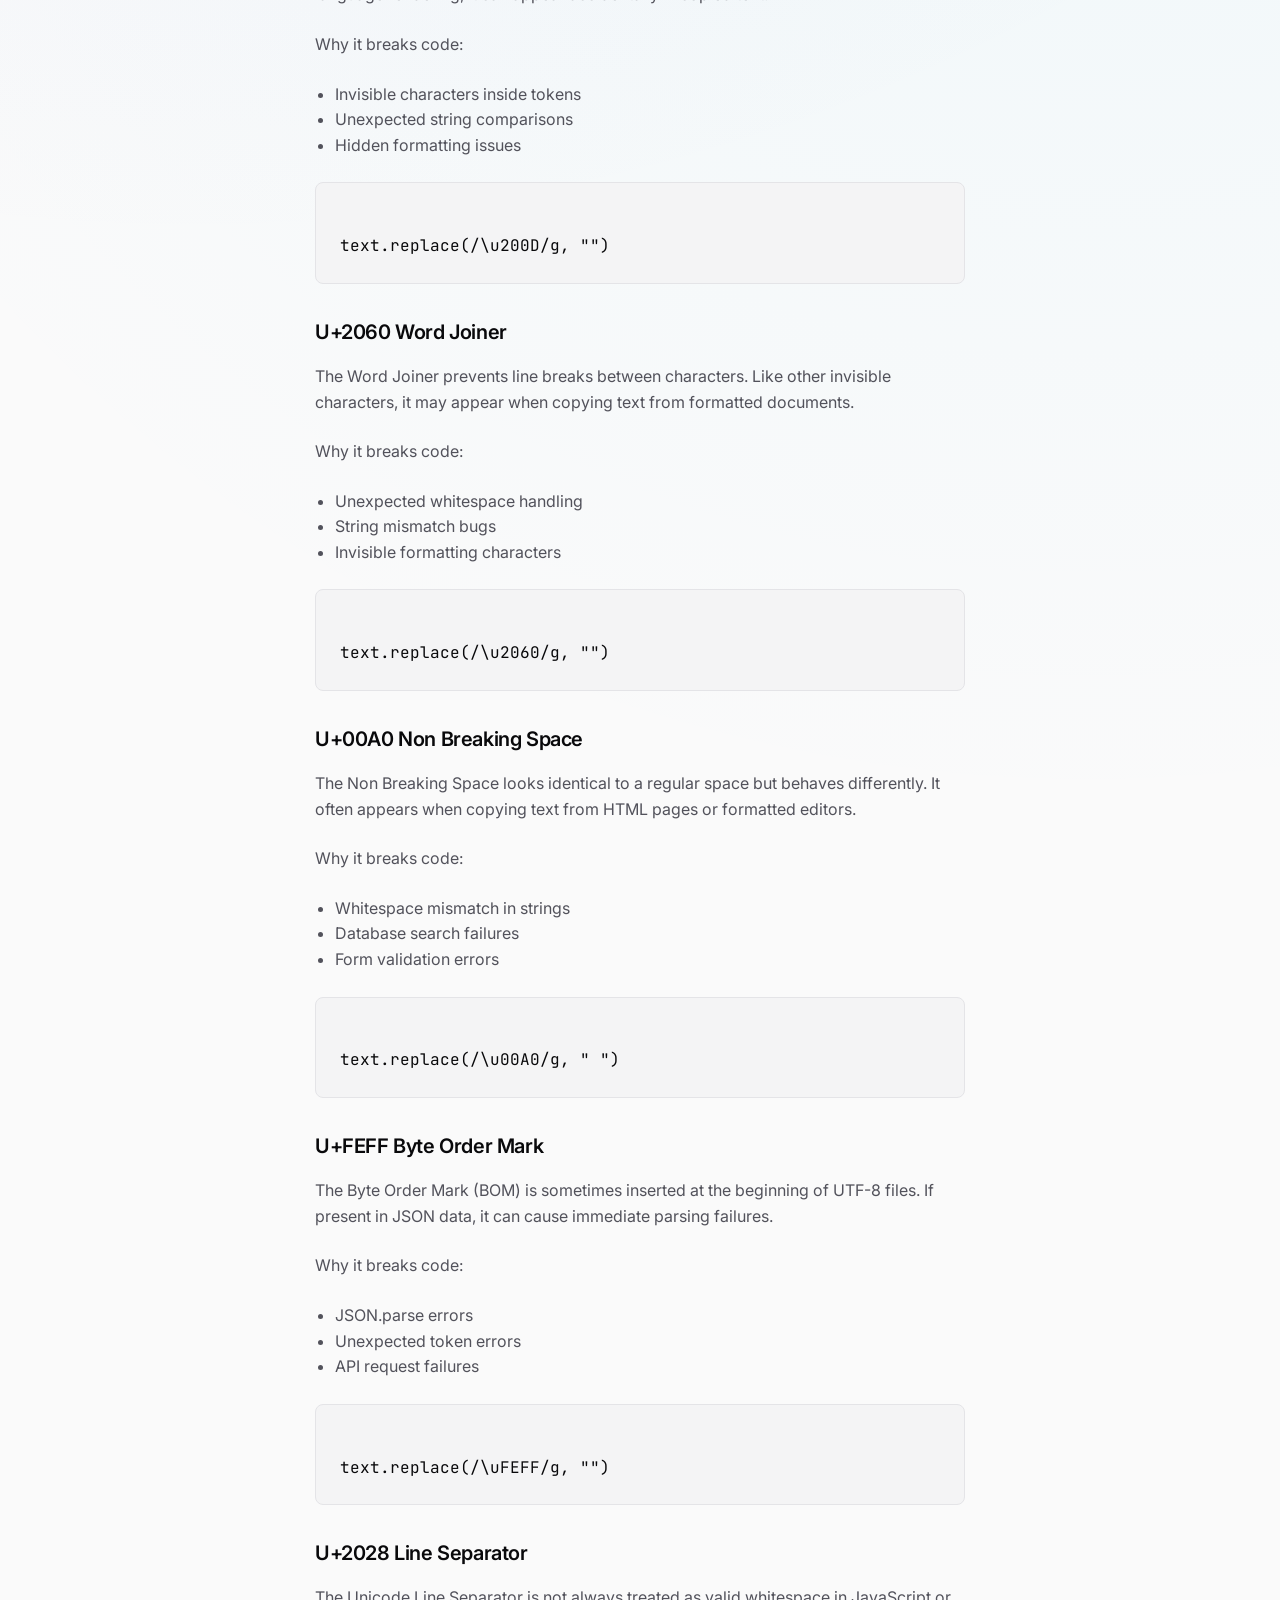
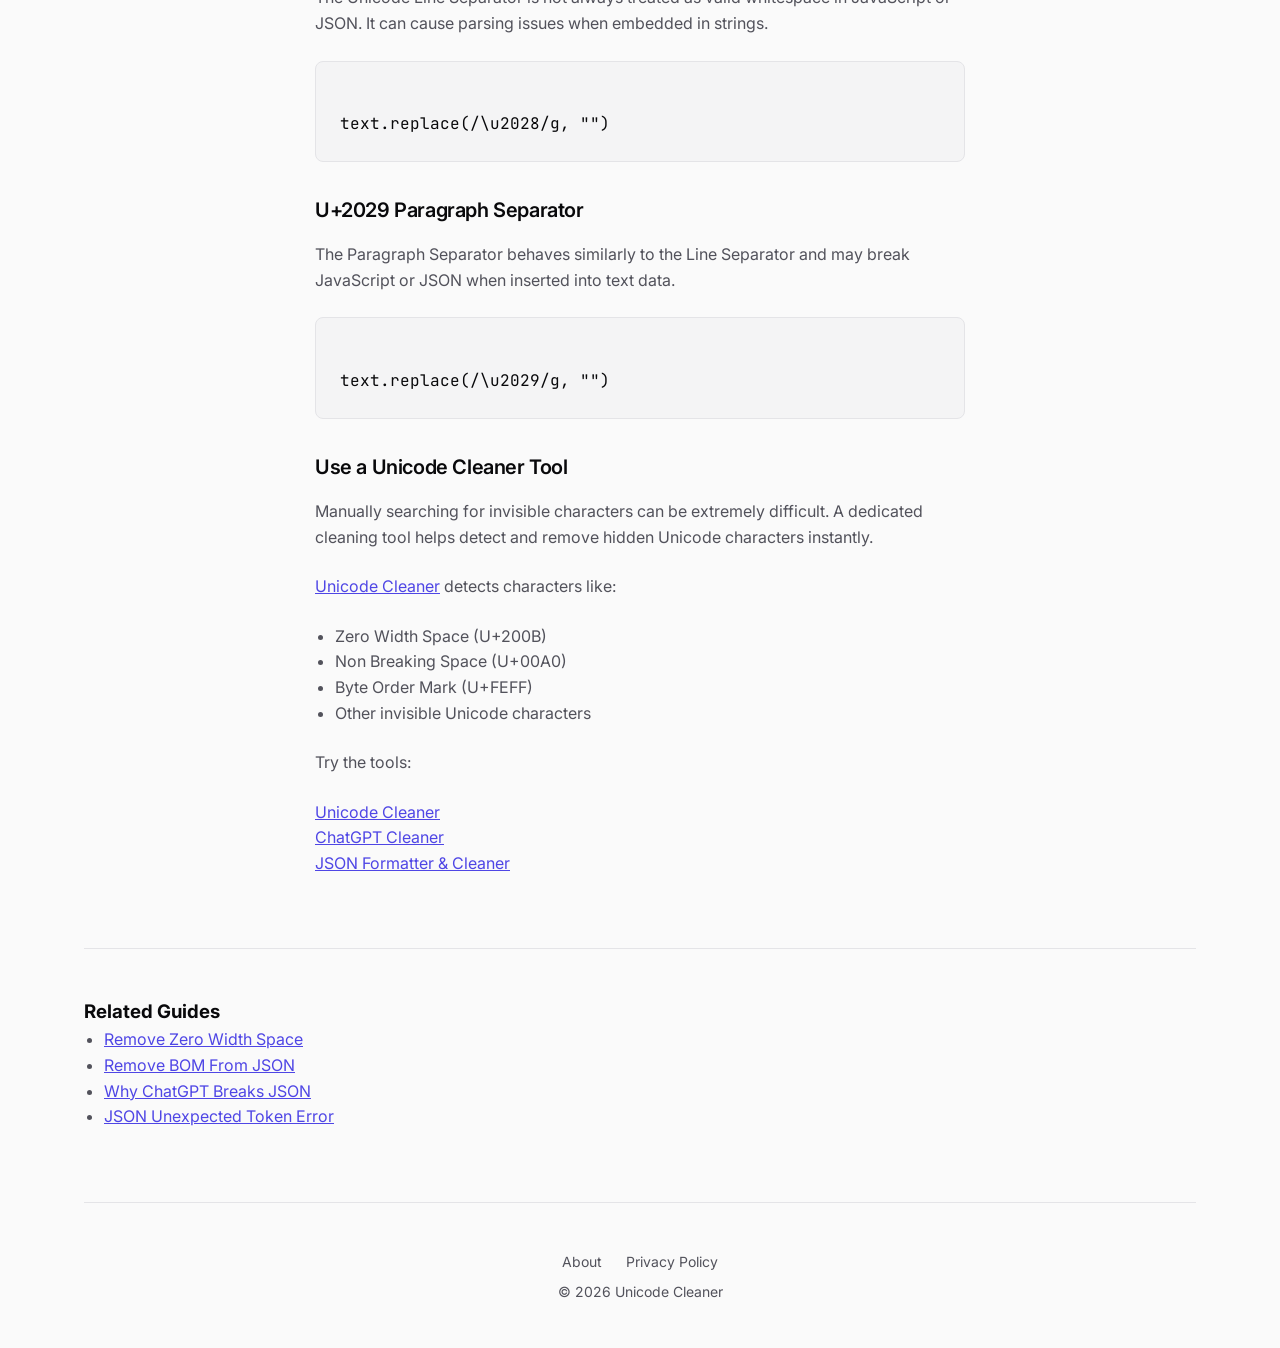
<file: unicode-characters-that-break-code.html>
<!DOCTYPE html>
<html lang="en">
<head>
<meta charset="UTF-8">
<meta name="viewport" content="width=device-width, initial-scale=1.0">

<title>Unicode Characters That Break Code | Unicode Cleaner</title>

<meta name="description" content="Learn about invisible Unicode characters that break JSON, APIs, and code including zero width space, BOM, NBSP, and other hidden characters.">

<link rel="canonical" href="https://unicodecleaner.online/unicode-characters-that-break-code.html">

<meta property="og:type" content="article">
<meta property="og:url" content="https://unicodecleaner.online/unicode-characters-that-break-code.html">
<meta property="og:title" content="Unicode Characters That Break Code">
<meta property="og:description" content="A developer reference for invisible Unicode characters that cause bugs in JSON, APIs, and code.">
<meta property="og:image" content="https://unicodecleaner.online/unicode-cleaner-preview.jpg">

<meta name="twitter:card" content="summary_large_image">
<meta name="twitter:title" content="Unicode Characters That Break Code">
<meta name="twitter:description" content="Understand invisible Unicode characters that silently break JSON parsing and code.">
<meta name="twitter:image" content="https://unicodecleaner.online/unicode-cleaner-preview.jpg">

<link rel="preconnect" href="https://fonts.googleapis.com">
<link rel="preconnect" href="https://fonts.gstatic.com" crossorigin>

<link href="https://fonts.googleapis.com/css2?family=Inter:wght@400;500;600;700&family=JetBrains+Mono:wght@400;500&display=swap" rel="stylesheet">

<link rel="stylesheet" href="css/style.css?v=3.0">

<meta name="theme-color" content="#4f46e5">
<link rel="icon" href="/favicon.svg" type="image/svg+xml">
<link rel="apple-touch-icon" href="/icons/icon-180.png">
<link rel="manifest" href="/manifest.json">

</head>

<body>

<div class="container">

<nav class="top-nav" aria-label="Primary navigation">
    <a class="nav-brand" href="/" aria-label="UnicodeCleaner home">
        <img class="brand-mark" src="/assets/brand-mark.svg" alt="" width="36" height="36">
        <span class="brand-wordmark"><span>Unicode</span><strong>Cleaner</strong></span>
    </a>

    <div class="nav-links" aria-label="Main links">
        <a href="/">Tools</a>
        <a href="/#guides">Guides</a>
        <a href="/about.html">About</a>
    </div>

    <div class="nav-actions">
        <details class="mobile-menu">
            <summary aria-label="Open menu">Menu</summary>
            <div class="mobile-menu-panel">
                <a href="/">Tools</a>
                <a href="/#guides">Guides</a>
                <a href="/about.html">About</a>
            </div>
        </details>
        <button class="btn-icon" id="themeToggle" type="button" aria-label="Switch to dark mode" title="Switch to dark mode">
            <span id="themeIcon" aria-hidden="true">☾</span>
        </button>
    </div>
</nav>

<section class="u-section">
<div class="faq-container">

<h1>Unicode Characters That Break Code</h1>

<p>
Many developers encounter mysterious bugs when copying text from documentation,
Slack messages, Word documents, Notion pages, or AI tools like ChatGPT.
The real cause is often <strong>invisible Unicode characters</strong>.
</p>

<p>
These characters are not visible on screen but can break
JSON parsing, APIs, database queries, authentication tokens, and application logic.
</p>

<p>
Below is a developer reference for common Unicode characters that silently cause bugs.
</p>

<h2>U+200B Zero Width Space</h2>

<p>
The <strong>Zero Width Space</strong> is an invisible character used for word breaking.
It often appears when copying text from messaging apps or rich text editors.
</p>

<p>Why it breaks code:</p>

<ul>
<li>Invalid JSON input</li>
<li>Unexpected string mismatches</li>
<li>API validation errors</li>
</ul>

<pre><code>Hello​World</code></pre>

<p>The invisible character between the words is U+200B.</p>

<pre><code>
text.replace(/\u200B/g, "")
</code></pre>

<h2>U+200C Zero Width Non Joiner</h2>

<p>
The Zero Width Non Joiner prevents characters from joining in certain writing systems.
However it can accidentally appear in copied code or identifiers.
</p>

<p>Why it breaks code:</p>

<ul>
<li>Variable names mismatch</li>
<li>Database query failures</li>
<li>Unexpected authentication errors</li>
</ul>

<pre><code>
text.replace(/\u200C/g, "")
</code></pre>

<h2>U+200D Zero Width Joiner</h2>

<p>
The Zero Width Joiner is used in typography and emoji composition.
While useful in language rendering, it can appear accidentally in copied text.
</p>

<p>Why it breaks code:</p>

<ul>
<li>Invisible characters inside tokens</li>
<li>Unexpected string comparisons</li>
<li>Hidden formatting issues</li>
</ul>

<pre><code>
text.replace(/\u200D/g, "")
</code></pre>

<h2>U+2060 Word Joiner</h2>

<p>
The Word Joiner prevents line breaks between characters. Like other invisible characters,
it may appear when copying text from formatted documents.
</p>

<p>Why it breaks code:</p>

<ul>
<li>Unexpected whitespace handling</li>
<li>String mismatch bugs</li>
<li>Invisible formatting characters</li>
</ul>

<pre><code>
text.replace(/\u2060/g, "")
</code></pre>

<h2>U+00A0 Non Breaking Space</h2>

<p>
The Non Breaking Space looks identical to a regular space but behaves differently.
It often appears when copying text from HTML pages or formatted editors.
</p>

<p>Why it breaks code:</p>

<ul>
<li>Whitespace mismatch in strings</li>
<li>Database search failures</li>
<li>Form validation errors</li>
</ul>

<pre><code>
text.replace(/\u00A0/g, " ")
</code></pre>

<h2>U+FEFF Byte Order Mark</h2>

<p>
The Byte Order Mark (BOM) is sometimes inserted at the beginning of UTF-8 files.
If present in JSON data, it can cause immediate parsing failures.
</p>

<p>Why it breaks code:</p>

<ul>
<li>JSON.parse errors</li>
<li>Unexpected token errors</li>
<li>API request failures</li>
</ul>

<pre><code>
text.replace(/\uFEFF/g, "")
</code></pre>

<h2>U+2028 Line Separator</h2>

<p>
The Unicode Line Separator is not always treated as valid whitespace in JavaScript or JSON.
It can cause parsing issues when embedded in strings.
</p>

<pre><code>
text.replace(/\u2028/g, "")
</code></pre>

<h2>U+2029 Paragraph Separator</h2>

<p>
The Paragraph Separator behaves similarly to the Line Separator and may break
JavaScript or JSON when inserted into text data.
</p>

<pre><code>
text.replace(/\u2029/g, "")
</code></pre>

<h2>Use a Unicode Cleaner Tool</h2>

<p>
Manually searching for invisible characters can be extremely difficult.
A dedicated cleaning tool helps detect and remove hidden Unicode characters instantly.
</p>

<p>
<a href="/">Unicode Cleaner</a> detects characters like:
</p>

<ul>
<li>Zero Width Space (U+200B)</li>
<li>Non Breaking Space (U+00A0)</li>
<li>Byte Order Mark (U+FEFF)</li>
<li>Other invisible Unicode characters</li>
</ul>

<p>
Try the tools:
</p>

<p>
<a href="/">Unicode Cleaner</a><br>
<a href="/chatgpt-cleaner.html">ChatGPT Cleaner</a><br>
<a href="/json-cleaner.html">JSON Formatter & Cleaner</a>
</p>

</div>
</section>

<section class="u-section">

<h3>Related Guides</h3>

<ul>
<li><a href="/remove-zero-width-space.html">Remove Zero Width Space</a></li>
<li><a href="/remove-bom-from-json.html">Remove BOM From JSON</a></li>
<li><a href="/why-chatgpt-breaks-json.html">Why ChatGPT Breaks JSON</a></li>
<li><a href="/json-unexpected-token-error.html">JSON Unexpected Token Error</a></li>
</ul>

</section>

<footer>

<div class="footer-links">
<a href="/about.html">About</a>
<a href="/privacy.html">Privacy Policy</a>
</div>

<div class="copyright u-mt-1">
&copy; 2026 Unicode Cleaner
</div>

</footer>

</div>

<script src="js/site.js?v=1.0"></script>
</body>
  </html>
</file>
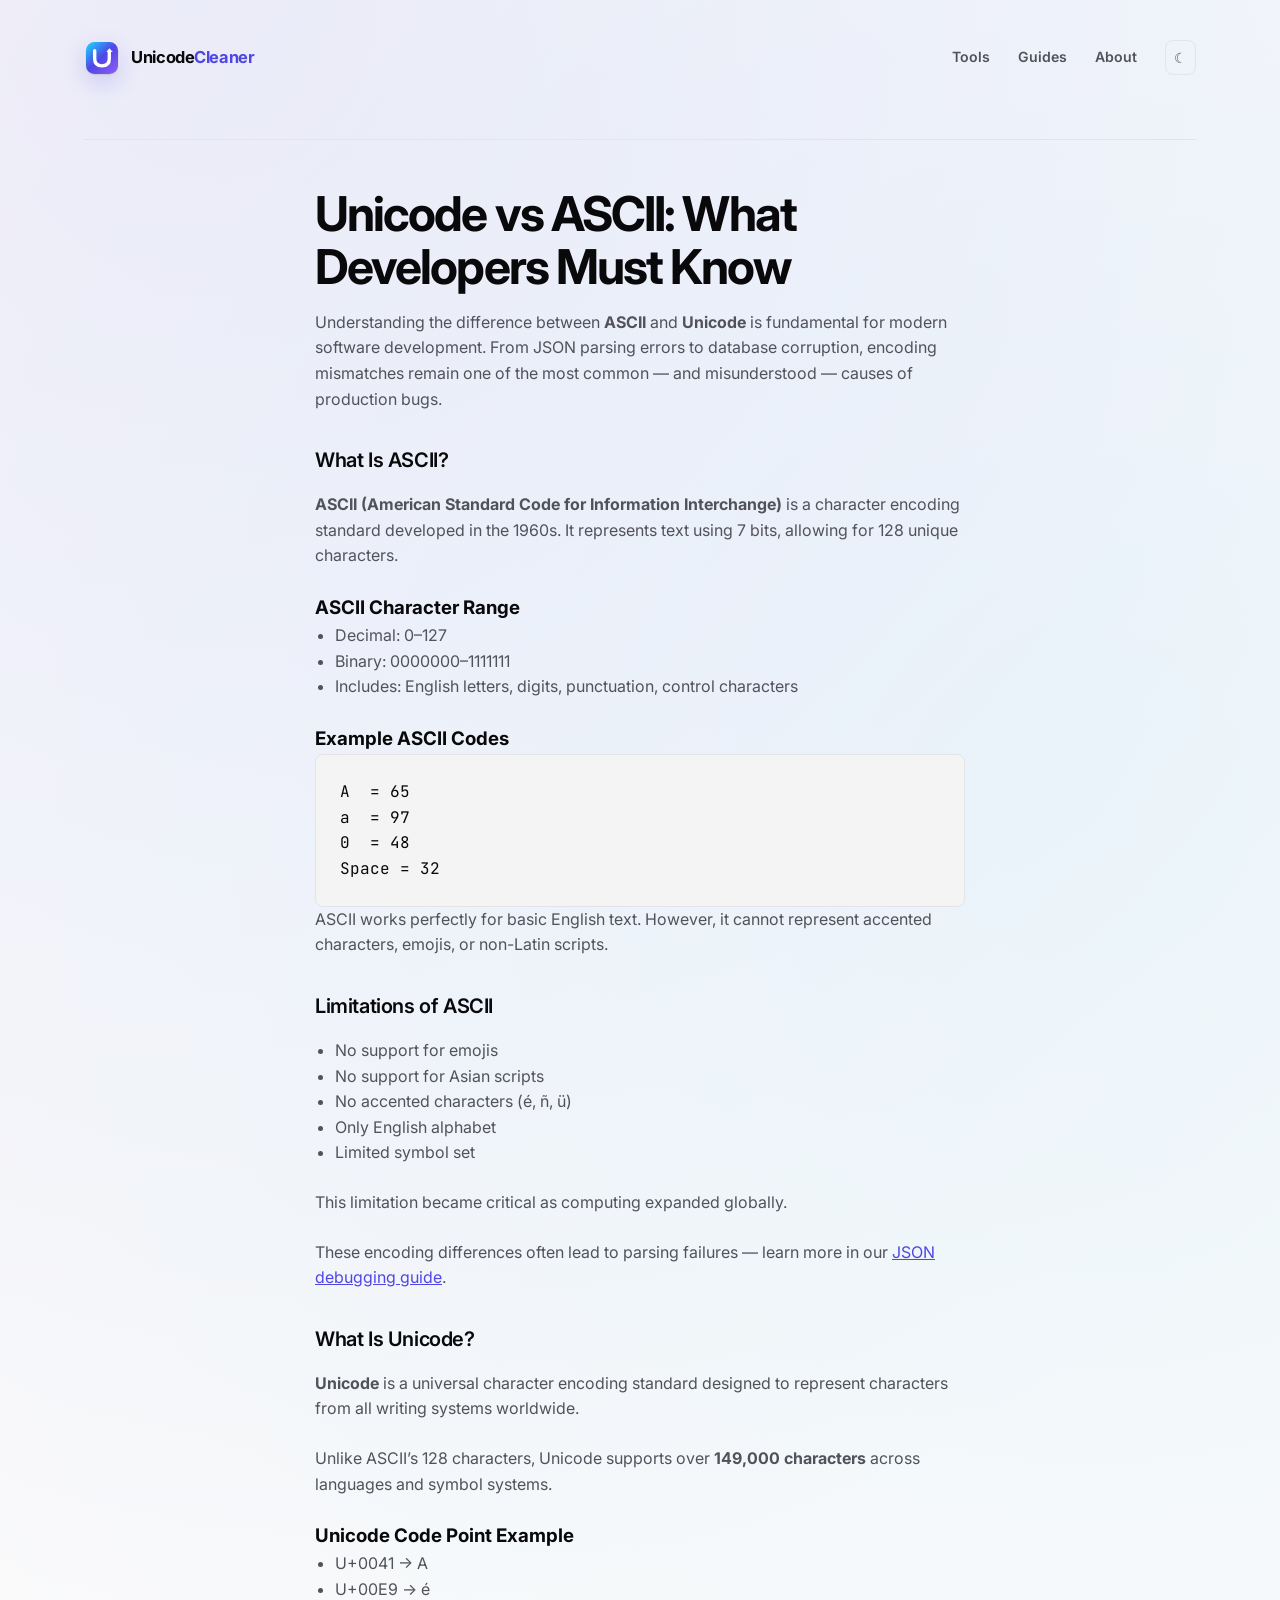
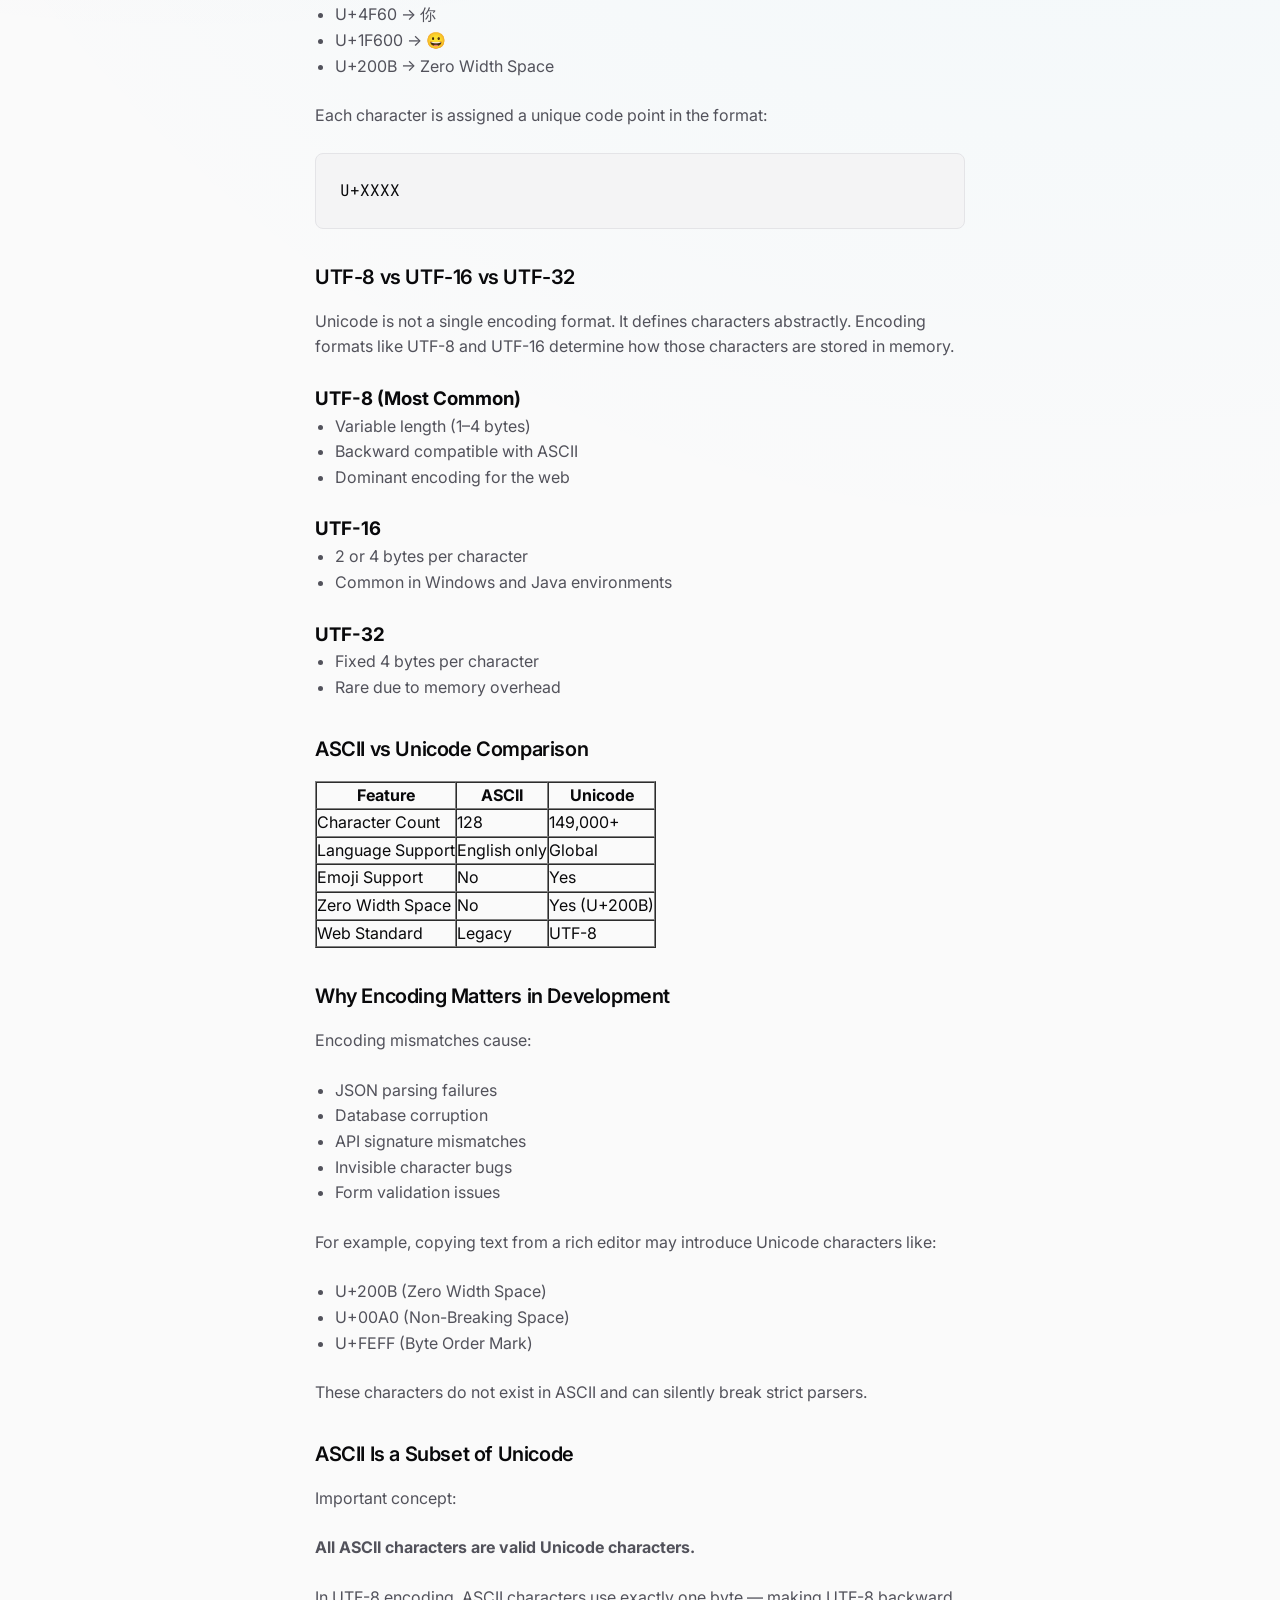
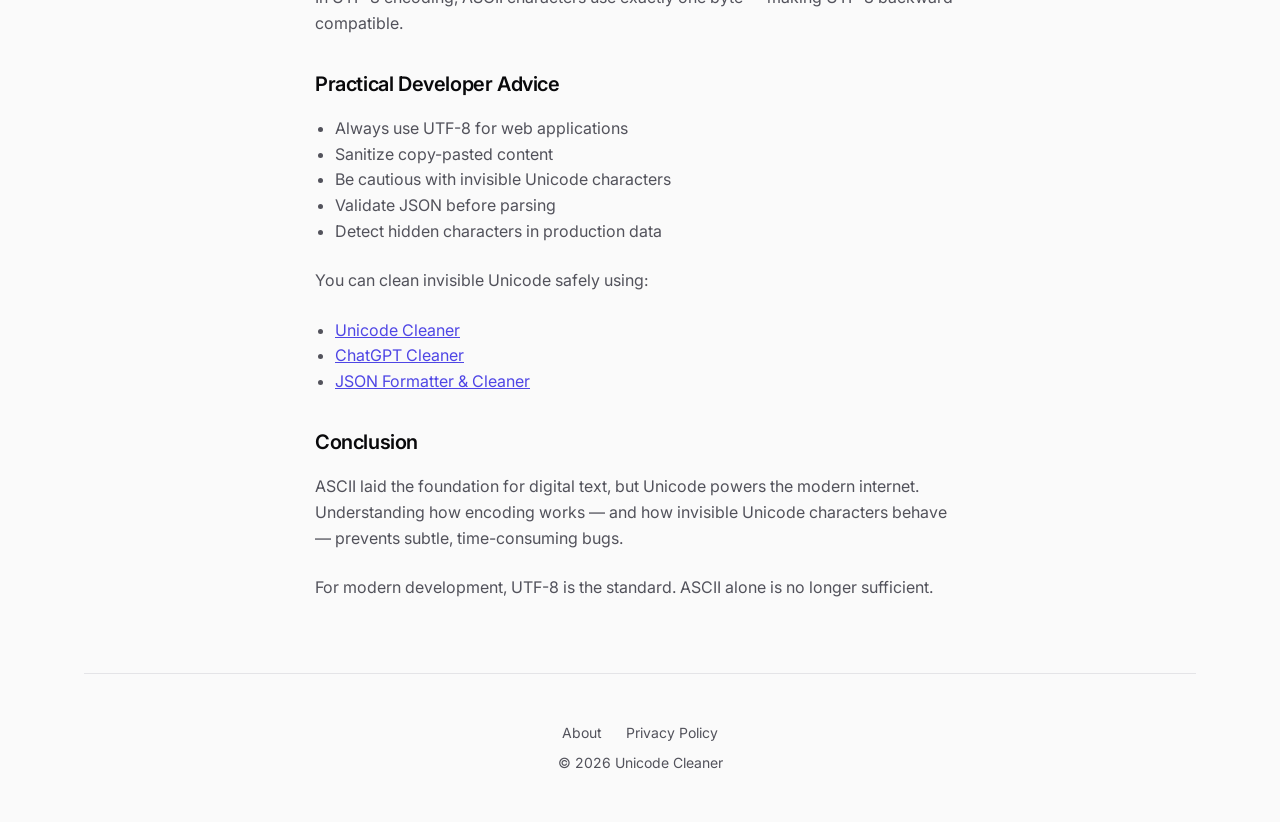
<file: unicode-vs-ascii.html>
<!DOCTYPE html>
<html lang="en">
<head>
<meta charset="UTF-8">
<meta name="viewport" content="width=device-width, initial-scale=1.0">

<title>Unicode vs ASCII: What Developers Must Know | Unicode Cleaner</title>

<meta name="description" content="Unicode vs ASCII explained for developers. Learn the differences, encoding formats, code points, UTF-8, UTF-16, and why Unicode matters in modern applications.">

<link rel="canonical" href="https://unicodecleaner.online/unicode-vs-ascii.html">

<meta property="og:type" content="article">
<meta property="og:url" content="https://unicodecleaner.online/unicode-vs-ascii.html">
<meta property="og:title" content="Unicode vs ASCII: What Developers Must Know">
<meta property="og:description" content="Understand ASCII limitations and why Unicode (UTF-8) powers modern software systems.">
<meta property="og:image" content="https://unicodecleaner.online/unicode-cleaner-preview.jpg">

<meta name="twitter:card" content="summary_large_image">
<meta name="twitter:title" content="Unicode vs ASCII: What Developers Must Know">
<meta name="twitter:description" content="Technical guide explaining ASCII vs Unicode encoding differences.">
<meta name="twitter:image" content="https://unicodecleaner.online/unicode-cleaner-preview.jpg">

<link rel="preconnect" href="https://fonts.googleapis.com">
<link rel="preconnect" href="https://fonts.gstatic.com" crossorigin>
<link href="https://fonts.googleapis.com/css2?family=Inter:wght@400;500;600;700&family=JetBrains+Mono:wght@400;500&display=swap" rel="stylesheet">

<link rel="stylesheet" href="css/style.css?v=3.0">
<meta name="theme-color" content="#4f46e5">
<link rel="icon" href="/favicon.svg" type="image/svg+xml">
<link rel="apple-touch-icon" href="/icons/icon-180.png">
<link rel="manifest" href="/manifest.json">

</head>
<body>

<div class="container">

<nav class="top-nav" aria-label="Primary navigation">
    <a class="nav-brand" href="/" aria-label="UnicodeCleaner home">
        <img class="brand-mark" src="/assets/brand-mark.svg" alt="" width="36" height="36">
        <span class="brand-wordmark"><span>Unicode</span><strong>Cleaner</strong></span>
    </a>

    <div class="nav-links" aria-label="Main links">
        <a href="/">Tools</a>
        <a href="/#guides">Guides</a>
        <a href="/about.html">About</a>
    </div>

    <div class="nav-actions">
        <details class="mobile-menu">
            <summary aria-label="Open menu">Menu</summary>
            <div class="mobile-menu-panel">
                <a href="/">Tools</a>
                <a href="/#guides">Guides</a>
                <a href="/about.html">About</a>
            </div>
        </details>
        <button class="btn-icon" id="themeToggle" type="button" aria-label="Switch to dark mode" title="Switch to dark mode">
            <span id="themeIcon" aria-hidden="true">☾</span>
        </button>
    </div>
</nav>

<section class="u-section">
<div class="faq-container">

<h1>Unicode vs ASCII: What Developers Must Know</h1>

<p>Understanding the difference between <strong>ASCII</strong> and <strong>Unicode</strong> is fundamental for modern software development. From JSON parsing errors to database corruption, encoding mismatches remain one of the most common — and misunderstood — causes of production bugs.</p>

<h2>What Is ASCII?</h2>

<p><strong>ASCII (American Standard Code for Information Interchange)</strong> is a character encoding standard developed in the 1960s. It represents text using 7 bits, allowing for 128 unique characters.</p>

<h3>ASCII Character Range</h3>

<ul>
<li>Decimal: 0–127</li>
<li>Binary: 0000000–1111111</li>
<li>Includes: English letters, digits, punctuation, control characters</li>
</ul>

<h3>Example ASCII Codes</h3>

<pre><code>A  = 65
a  = 97
0  = 48
Space = 32
</code></pre>

<p>ASCII works perfectly for basic English text. However, it cannot represent accented characters, emojis, or non-Latin scripts.</p>

<h2>Limitations of ASCII</h2>

<ul>
<li>No support for emojis</li>
<li>No support for Asian scripts</li>
<li>No accented characters (é, ñ, ü)</li>
<li>Only English alphabet</li>
<li>Limited symbol set</li>
</ul>

<p>This limitation became critical as computing expanded globally.</p>
    <p>These encoding differences often lead to parsing failures — learn more in our <a href="/why-chatgpt-breaks-json.html">JSON debugging guide</a>.</p>

<h2>What Is Unicode?</h2>

<p><strong>Unicode</strong> is a universal character encoding standard designed to represent characters from all writing systems worldwide.</p>

<p>Unlike ASCII’s 128 characters, Unicode supports over <strong>149,000 characters</strong> across languages and symbol systems.</p>

<h3>Unicode Code Point Example</h3>

<ul>
<li>U+0041 → A</li>
<li>U+00E9 → é</li>
<li>U+4F60 → 你</li>
<li>U+1F600 → 😀</li>
<li>U+200B → Zero Width Space</li>
</ul>

<p>Each character is assigned a unique code point in the format:</p>

<pre><code>U+XXXX</code></pre>

<h2>UTF-8 vs UTF-16 vs UTF-32</h2>

<p>Unicode is not a single encoding format. It defines characters abstractly. Encoding formats like UTF-8 and UTF-16 determine how those characters are stored in memory.</p>

<h3>UTF-8 (Most Common)</h3>

<ul>
<li>Variable length (1–4 bytes)</li>
<li>Backward compatible with ASCII</li>
<li>Dominant encoding for the web</li>
</ul>

<h3>UTF-16</h3>

<ul>
<li>2 or 4 bytes per character</li>
<li>Common in Windows and Java environments</li>
</ul>

<h3>UTF-32</h3>

<ul>
<li>Fixed 4 bytes per character</li>
<li>Rare due to memory overhead</li>
</ul>

<h2>ASCII vs Unicode Comparison</h2>

<table border="1" cellpadding="6" cellspacing="0">
<tr>
<th>Feature</th>
<th>ASCII</th>
<th>Unicode</th>
</tr>
<tr>
<td>Character Count</td>
<td>128</td>
<td>149,000+</td>
</tr>
<tr>
<td>Language Support</td>
<td>English only</td>
<td>Global</td>
</tr>
<tr>
<td>Emoji Support</td>
<td>No</td>
<td>Yes</td>
</tr>
<tr>
<td>Zero Width Space</td>
<td>No</td>
<td>Yes (U+200B)</td>
</tr>
<tr>
<td>Web Standard</td>
<td>Legacy</td>
<td>UTF-8</td>
</tr>
</table>

<h2>Why Encoding Matters in Development</h2>

<p>Encoding mismatches cause:</p>

<ul>
<li>JSON parsing failures</li>
<li>Database corruption</li>
<li>API signature mismatches</li>
<li>Invisible character bugs</li>
<li>Form validation issues</li>
</ul>

<p>For example, copying text from a rich editor may introduce Unicode characters like:</p>

<ul>
<li>U+200B (Zero Width Space)</li>
<li>U+00A0 (Non-Breaking Space)</li>
<li>U+FEFF (Byte Order Mark)</li>
</ul>

<p>These characters do not exist in ASCII and can silently break strict parsers.</p>

<h2>ASCII Is a Subset of Unicode</h2>

<p>Important concept:</p>

<p><strong>All ASCII characters are valid Unicode characters.</strong></p>

<p>In UTF-8 encoding, ASCII characters use exactly one byte — making UTF-8 backward compatible.</p>

<h2>Practical Developer Advice</h2>

<ul>
<li>Always use UTF-8 for web applications</li>
<li>Sanitize copy-pasted content</li>
<li>Be cautious with invisible Unicode characters</li>
<li>Validate JSON before parsing</li>
<li>Detect hidden characters in production data</li>
</ul>

<p>You can clean invisible Unicode safely using:</p>

<ul>
<li><a href="/">Unicode Cleaner</a></li>
<li><a href="/chatgpt-cleaner.html">ChatGPT Cleaner</a></li>
<li><a href="/json-cleaner.html">JSON Formatter & Cleaner</a></li>
</ul>

<h2>Conclusion</h2>

<p>ASCII laid the foundation for digital text, but Unicode powers the modern internet. Understanding how encoding works — and how invisible Unicode characters behave — prevents subtle, time-consuming bugs.</p>

<p>For modern development, UTF-8 is the standard. ASCII alone is no longer sufficient.</p>

</div>
</section>
    
<footer>
    <div class="footer-links">
        <a href="/about.html">About</a>
        <a href="/privacy.html">Privacy Policy</a>
    </div>
    <div class="copyright u-mt-1">
        &copy; 2026 Unicode Cleaner
    </div>
</footer>

</div>

<script src="js/site.js?v=1.0"></script>
</body>
</html>
</file>
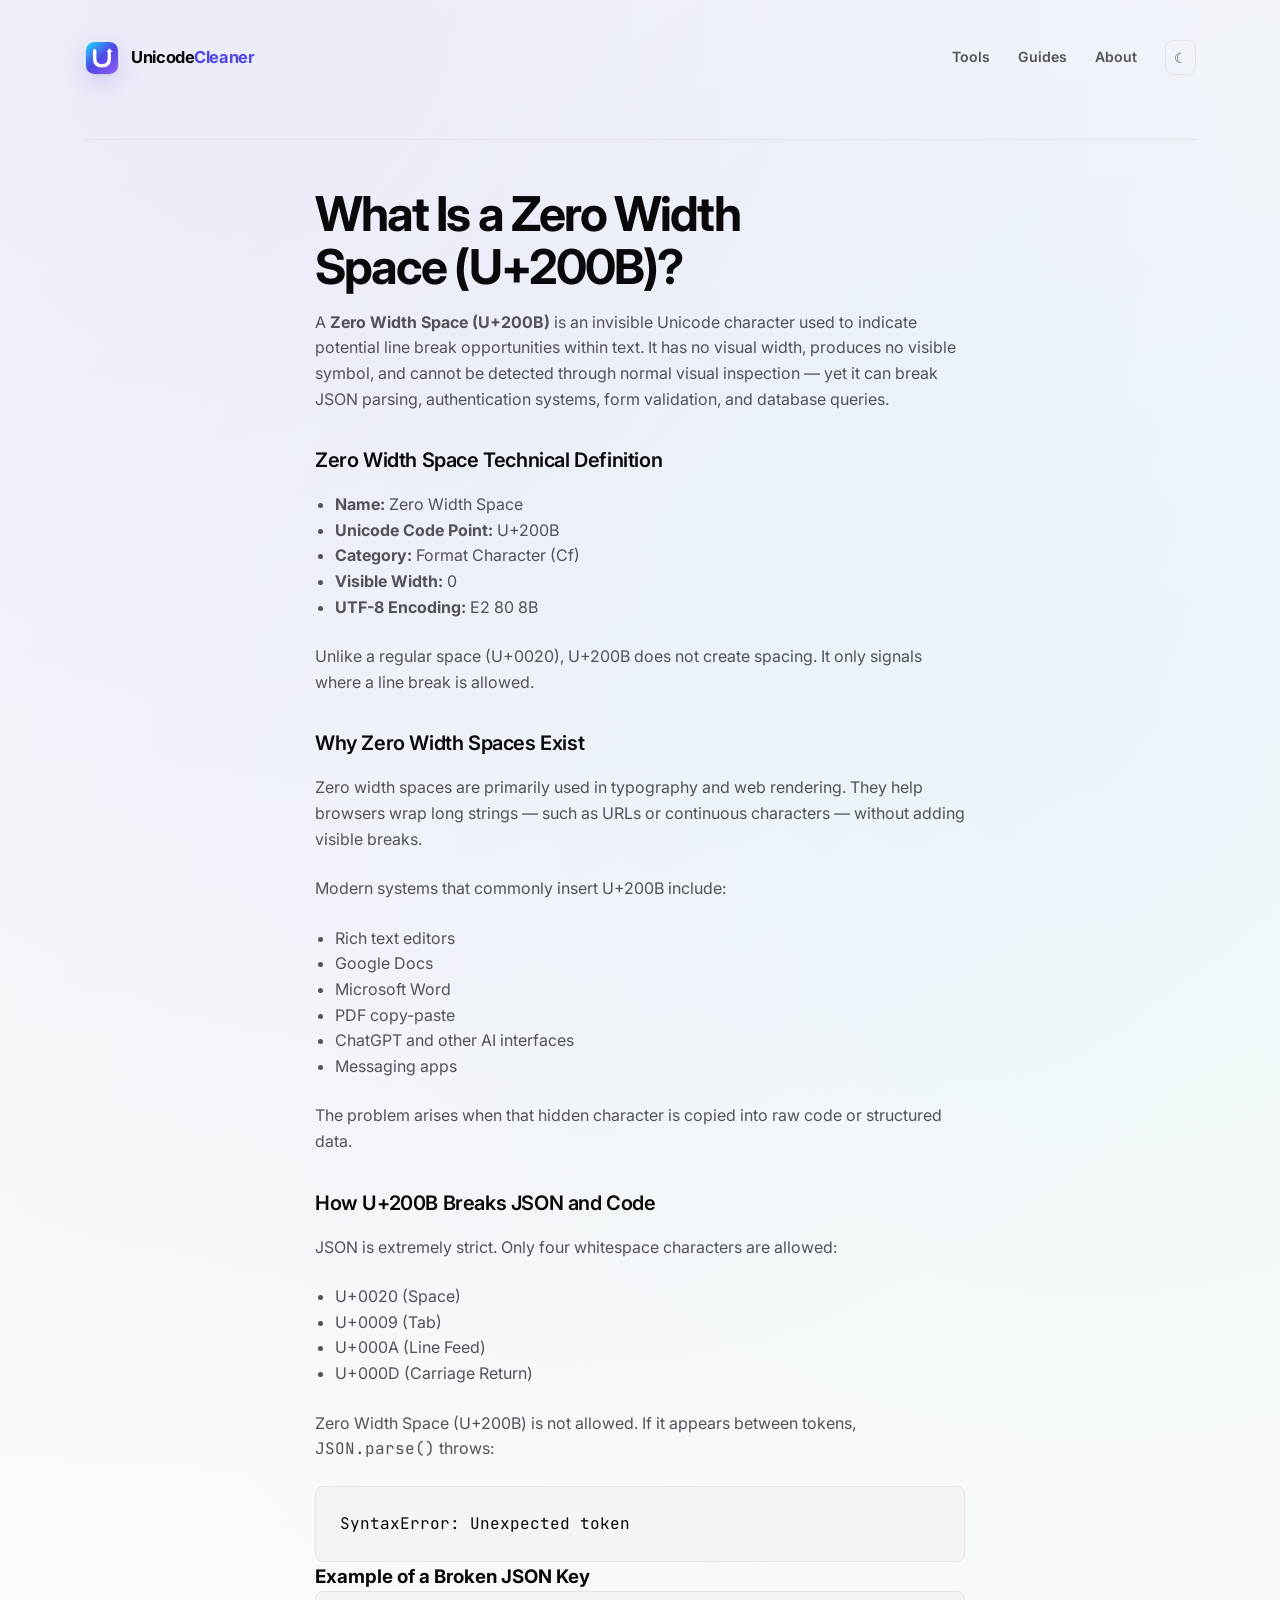
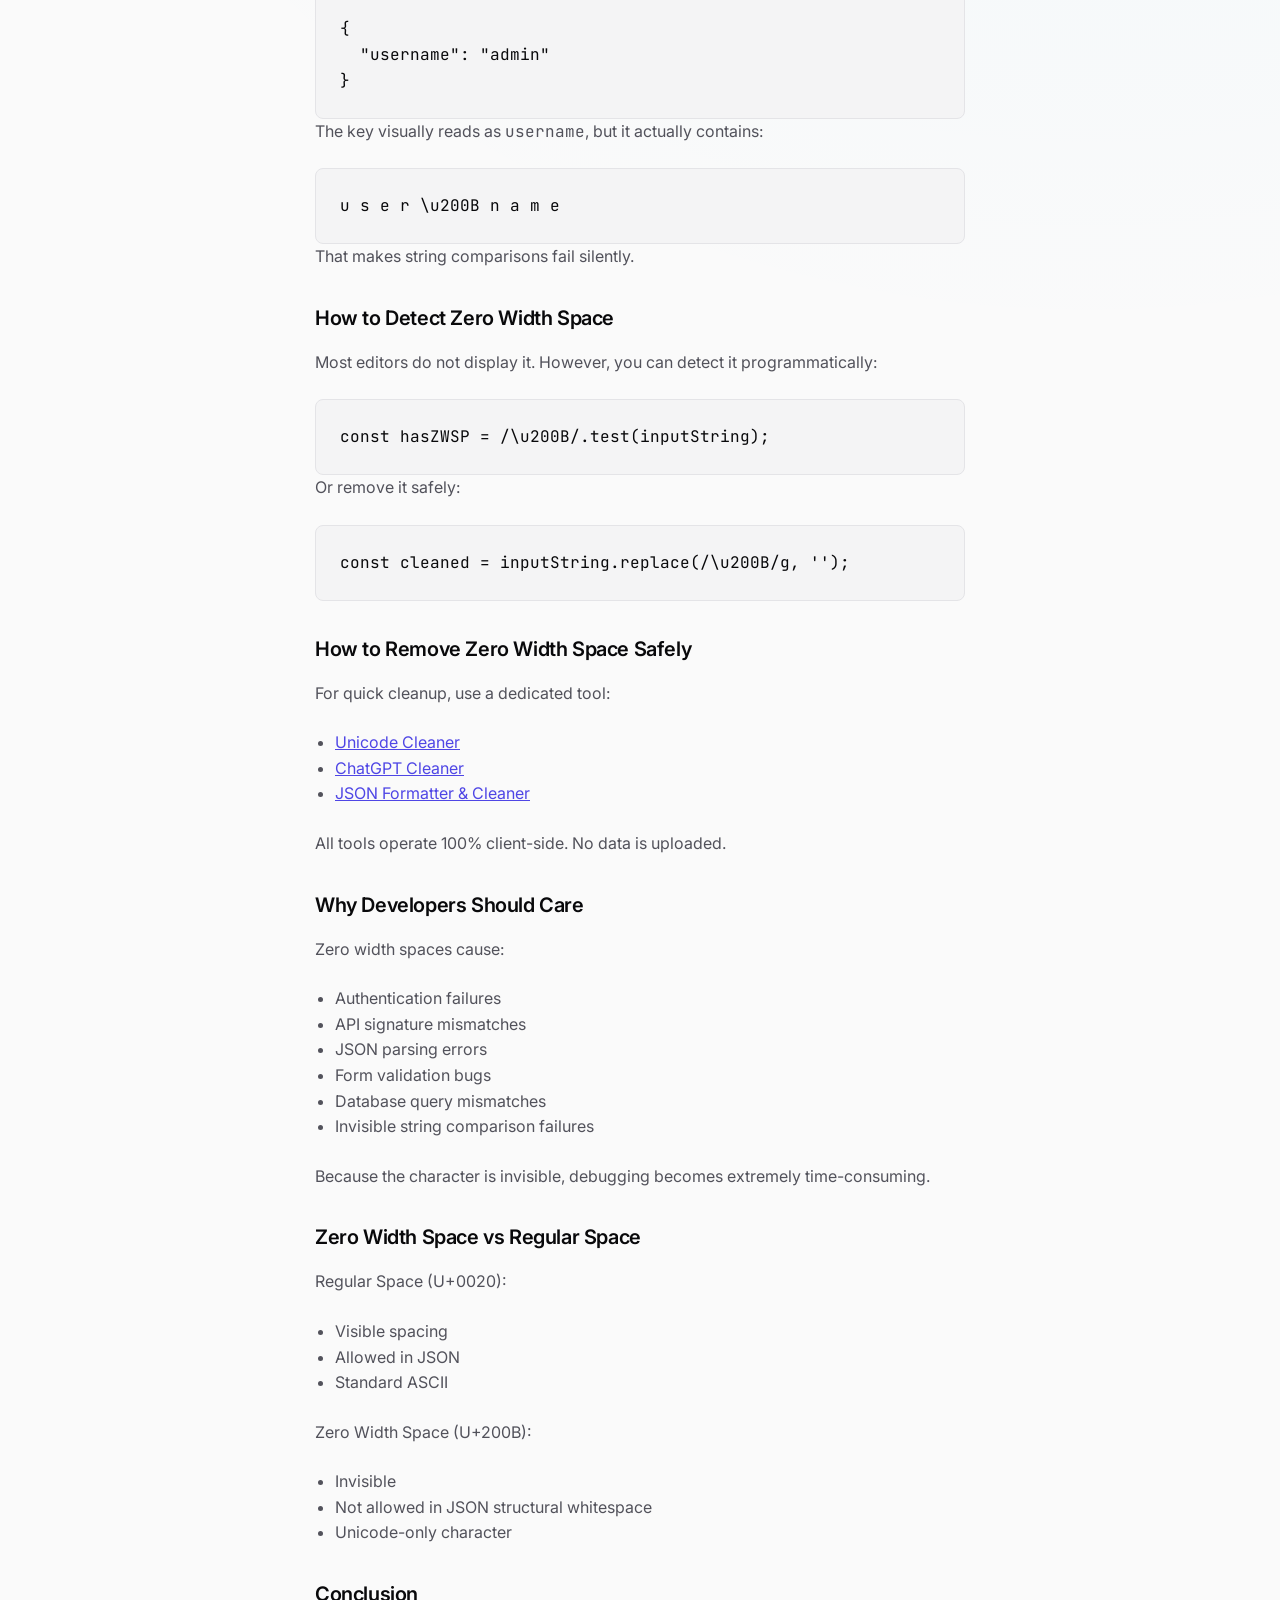
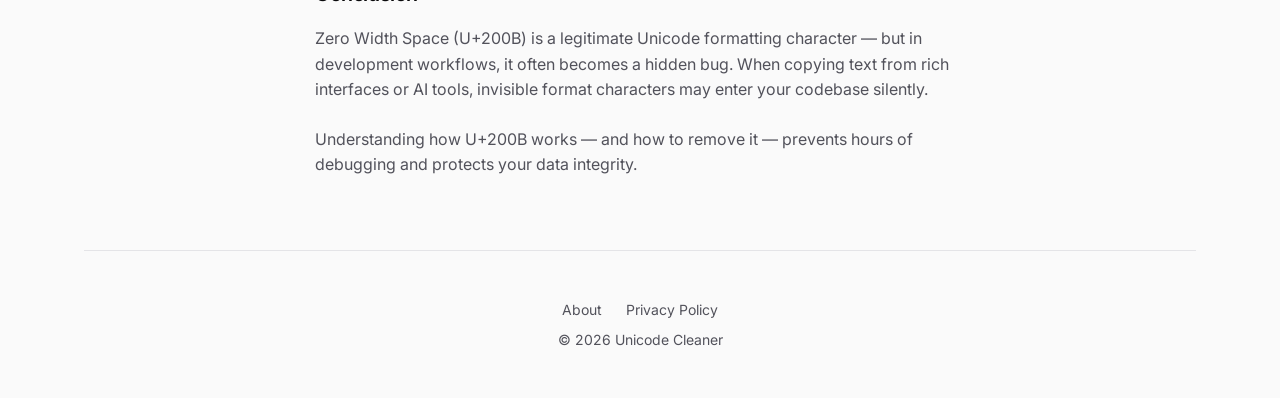
<file: what-is-zero-width-space.html>
<!DOCTYPE html>
<html lang="en">
<head>
<meta charset="UTF-8">
<meta name="viewport" content="width=device-width, initial-scale=1.0">

<title>What Is a Zero Width Space (U+200B)? Meaning, Examples & Fix | Unicode Cleaner</title>

<meta name="description" content="What is a zero width space (U+200B)? Learn how this invisible Unicode character breaks JSON, code, forms, and databases — and how to detect and remove it safely.">

<link rel="canonical" href="https://unicodecleaner.online/what-is-zero-width-space.html">

<meta property="og:type" content="article">
<meta property="og:url" content="https://unicodecleaner.online/what-is-zero-width-space.html">
<meta property="og:title" content="What Is a Zero Width Space (U+200B)?">
<meta property="og:description" content="Understand how U+200B works, why it causes hidden bugs, and how developers can remove it safely.">
<meta property="og:image" content="https://unicodecleaner.online/unicode-cleaner-preview.jpg">

<meta name="twitter:card" content="summary_large_image">
<meta name="twitter:title" content="What Is a Zero Width Space (U+200B)?">
<meta name="twitter:description" content="Invisible Unicode character U+200B explained for developers.">
<meta name="twitter:image" content="https://unicodecleaner.online/unicode-cleaner-preview.jpg">

<link rel="preconnect" href="https://fonts.googleapis.com">
<link rel="preconnect" href="https://fonts.gstatic.com" crossorigin>
<link href="https://fonts.googleapis.com/css2?family=Inter:wght@400;500;600;700&family=JetBrains+Mono:wght@400;500&display=swap" rel="stylesheet">

<link rel="stylesheet" href="css/style.css?v=3.0">
<meta name="theme-color" content="#4f46e5">
<link rel="icon" href="/favicon.svg" type="image/svg+xml">
<link rel="apple-touch-icon" href="/icons/icon-180.png">
<link rel="manifest" href="/manifest.json">

</head>
<body>

<div class="container">

<nav class="top-nav" aria-label="Primary navigation">
    <a class="nav-brand" href="/" aria-label="UnicodeCleaner home">
        <img class="brand-mark" src="/assets/brand-mark.svg" alt="" width="36" height="36">
        <span class="brand-wordmark"><span>Unicode</span><strong>Cleaner</strong></span>
    </a>

    <div class="nav-links" aria-label="Main links">
        <a href="/">Tools</a>
        <a href="/#guides">Guides</a>
        <a href="/about.html">About</a>
    </div>

    <div class="nav-actions">
        <details class="mobile-menu">
            <summary aria-label="Open menu">Menu</summary>
            <div class="mobile-menu-panel">
                <a href="/">Tools</a>
                <a href="/#guides">Guides</a>
                <a href="/about.html">About</a>
            </div>
        </details>
        <button class="btn-icon" id="themeToggle" type="button" aria-label="Switch to dark mode" title="Switch to dark mode">
            <span id="themeIcon" aria-hidden="true">☾</span>
        </button>
    </div>
</nav>

<section class="u-section">
<div class="faq-container">

<h1>What Is a Zero Width Space (U+200B)?</h1>

<p>A <strong>Zero Width Space (U+200B)</strong> is an invisible Unicode character used to indicate potential line break opportunities within text. It has no visual width, produces no visible symbol, and cannot be detected through normal visual inspection — yet it can break JSON parsing, authentication systems, form validation, and database queries.</p>

<h2>Zero Width Space Technical Definition</h2>

<ul>
<li><strong>Name:</strong> Zero Width Space</li>
<li><strong>Unicode Code Point:</strong> U+200B</li>
<li><strong>Category:</strong> Format Character (Cf)</li>
<li><strong>Visible Width:</strong> 0</li>
<li><strong>UTF-8 Encoding:</strong> E2 80 8B</li>
</ul>

<p>Unlike a regular space (U+0020), U+200B does not create spacing. It only signals where a line break is allowed.</p>

<h2>Why Zero Width Spaces Exist</h2>

<p>Zero width spaces are primarily used in typography and web rendering. They help browsers wrap long strings — such as URLs or continuous characters — without adding visible breaks.</p>

<p>Modern systems that commonly insert U+200B include:</p>

<ul>
<li>Rich text editors</li>
<li>Google Docs</li>
<li>Microsoft Word</li>
<li>PDF copy-paste</li>
<li>ChatGPT and other AI interfaces</li>
<li>Messaging apps</li>
</ul>

<p>The problem arises when that hidden character is copied into raw code or structured data.</p>

<h2>How U+200B Breaks JSON and Code</h2>

<p>JSON is extremely strict. Only four whitespace characters are allowed:</p>

<ul>
<li>U+0020 (Space)</li>
<li>U+0009 (Tab)</li>
<li>U+000A (Line Feed)</li>
<li>U+000D (Carriage Return)</li>
</ul>

<p>Zero Width Space (U+200B) is not allowed. If it appears between tokens, <code>JSON.parse()</code> throws:</p>

<pre><code>SyntaxError: Unexpected token</code></pre>

<h3>Example of a Broken JSON Key</h3>

<pre><code>{
  "user​name": "admin"
}</code></pre>

<p>The key visually reads as <code>username</code>, but it actually contains:</p>

<pre><code>u s e r \u200B n a m e</code></pre>

<p>That makes string comparisons fail silently.</p>

<h2>How to Detect Zero Width Space</h2>

<p>Most editors do not display it. However, you can detect it programmatically:</p>

<pre><code>const hasZWSP = /\u200B/.test(inputString);</code></pre>

<p>Or remove it safely:</p>

<pre><code>const cleaned = inputString.replace(/\u200B/g, '');</code></pre>

<h2>How to Remove Zero Width Space Safely</h2>

<p>For quick cleanup, use a dedicated tool:</p>

<ul>
<li><a href="/">Unicode Cleaner</a></li>
<li><a href="/chatgpt-cleaner.html">ChatGPT Cleaner</a></li>
<li><a href="/json-cleaner.html">JSON Formatter & Cleaner</a></li>
</ul>

<p>All tools operate 100% client-side. No data is uploaded.</p>

<h2>Why Developers Should Care</h2>

<p>Zero width spaces cause:</p>

<ul>
<li>Authentication failures</li>
<li>API signature mismatches</li>
<li>JSON parsing errors</li>
<li>Form validation bugs</li>
<li>Database query mismatches</li>
<li>Invisible string comparison failures</li>
</ul>

<p>Because the character is invisible, debugging becomes extremely time-consuming.</p>

<h2>Zero Width Space vs Regular Space</h2>

<p>Regular Space (U+0020):</p>
<ul>
<li>Visible spacing</li>
<li>Allowed in JSON</li>
<li>Standard ASCII</li>
</ul>

<p>Zero Width Space (U+200B):</p>
<ul>
<li>Invisible</li>
<li>Not allowed in JSON structural whitespace</li>
<li>Unicode-only character</li>
</ul>

<h2>Conclusion</h2>

<p>Zero Width Space (U+200B) is a legitimate Unicode formatting character — but in development workflows, it often becomes a hidden bug. When copying text from rich interfaces or AI tools, invisible format characters may enter your codebase silently.</p>

<p>Understanding how U+200B works — and how to remove it — prevents hours of debugging and protects your data integrity.</p>

</div>
</section>

<footer>
    <div class="footer-links">
        <a href="/about.html">About</a>
        <a href="/privacy.html">Privacy Policy</a>
    </div>
    <div class="copyright u-mt-1">
        &copy; 2026 Unicode Cleaner
    </div>
</footer>

</div>

<script src="js/site.js?v=1.0"></script>
</body>
  </html>
</file>
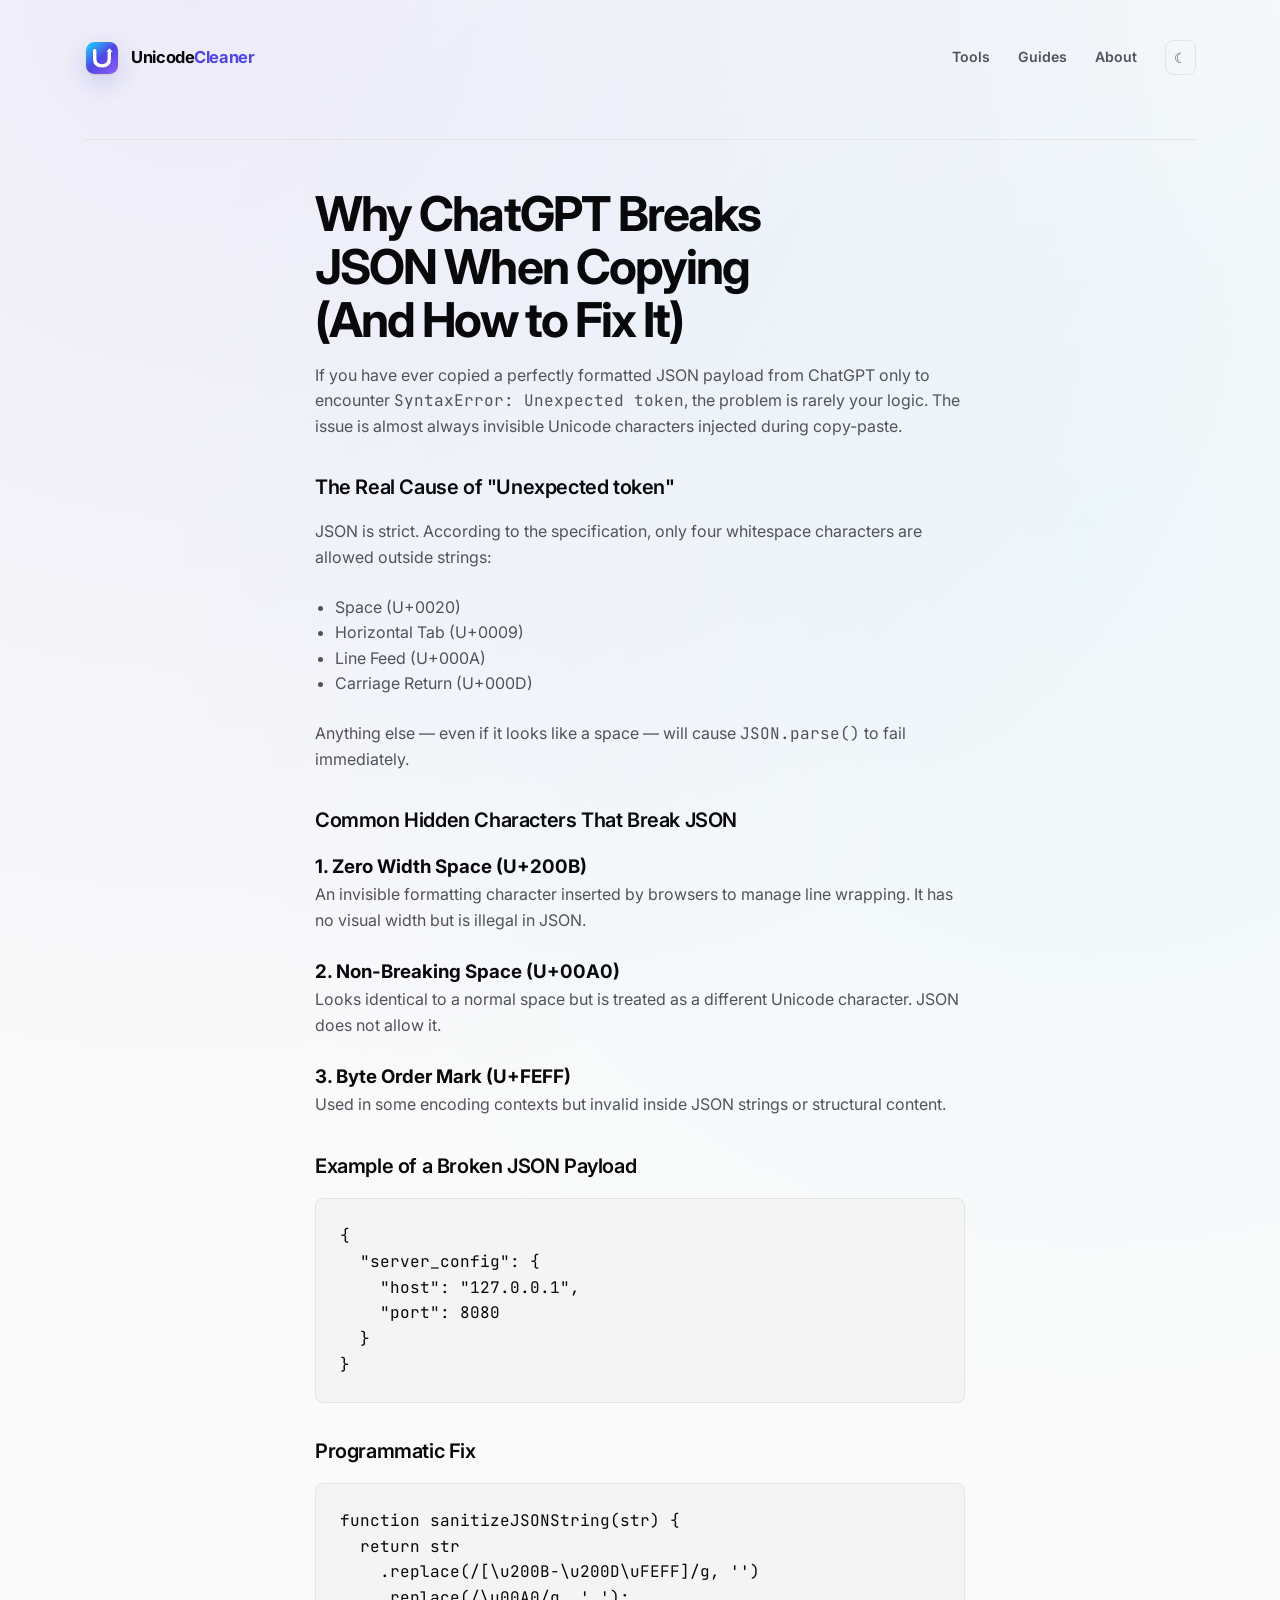
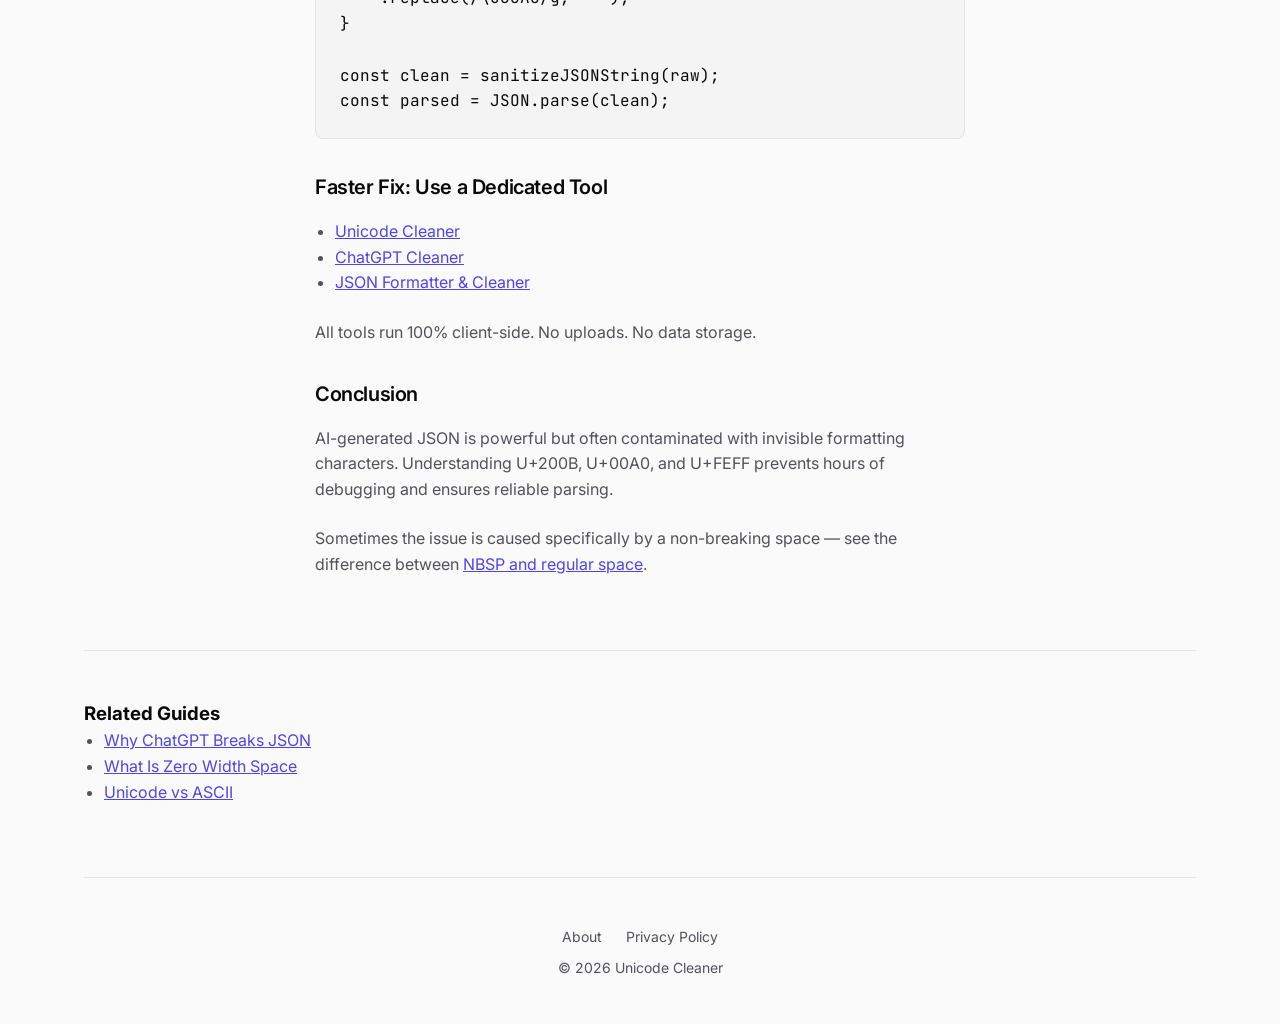
<file: why-chatgpt-breaks-json.html>
<!DOCTYPE html>
<html lang="en">
<head>
<meta charset="UTF-8">
<meta name="viewport" content="width=device-width, initial-scale=1.0">

<title>Why ChatGPT Breaks JSON When Copying (And How to Fix It) | Unicode Cleaner</title>

<meta name="description" content="Discover why copy-pasting JSON from ChatGPT causes SyntaxError: Unexpected token. Learn how hidden Unicode characters like U+200B, NBSP, and BOM break JSON.parse() and how to fix it.">

<link rel="canonical" href="https://unicodecleaner.online/why-chatgpt-breaks-json.html">

<meta property="og:type" content="article">
<meta property="og:url" content="https://unicodecleaner.online/why-chatgpt-breaks-json.html">
<meta property="og:title" content="Why ChatGPT Breaks JSON When Copying (And How to Fix It)">
<meta property="og:description" content="Learn why hidden Unicode characters break JSON parsing and how to fix invisible copy-paste errors from ChatGPT.">
<meta property="og:image" content="https://unicodecleaner.online/unicode-cleaner-preview.jpg">

<meta name="twitter:card" content="summary_large_image">
<meta name="twitter:title" content="Why ChatGPT Breaks JSON When Copying (And How to Fix It)">
<meta name="twitter:description" content="Fix JSON.parse errors caused by invisible Unicode characters like U+200B and NBSP.">
<meta name="twitter:image" content="https://unicodecleaner.online/unicode-cleaner-preview.jpg">

<link rel="preconnect" href="https://fonts.googleapis.com">
<link rel="preconnect" href="https://fonts.gstatic.com" crossorigin>
<link href="https://fonts.googleapis.com/css2?family=Inter:wght@400;500;600;700&family=JetBrains+Mono:wght@400;500&display=swap" rel="stylesheet">

<link rel="stylesheet" href="css/style.css?v=3.0">
<meta name="theme-color" content="#4f46e5">
<link rel="icon" href="/favicon.svg" type="image/svg+xml">
<link rel="apple-touch-icon" href="/icons/icon-180.png">
<link rel="manifest" href="/manifest.json">

</head>
<body>

<div class="container">

<nav class="top-nav" aria-label="Primary navigation">
    <a class="nav-brand" href="/" aria-label="UnicodeCleaner home">
        <img class="brand-mark" src="/assets/brand-mark.svg" alt="" width="36" height="36">
        <span class="brand-wordmark"><span>Unicode</span><strong>Cleaner</strong></span>
    </a>

    <div class="nav-links" aria-label="Main links">
        <a href="/">Tools</a>
        <a href="/#guides">Guides</a>
        <a href="/about.html">About</a>
    </div>

    <div class="nav-actions">
        <details class="mobile-menu">
            <summary aria-label="Open menu">Menu</summary>
            <div class="mobile-menu-panel">
                <a href="/">Tools</a>
                <a href="/#guides">Guides</a>
                <a href="/about.html">About</a>
            </div>
        </details>
        <button class="btn-icon" id="themeToggle" type="button" aria-label="Switch to dark mode" title="Switch to dark mode">
            <span id="themeIcon" aria-hidden="true">☾</span>
        </button>
    </div>
</nav>

<section class="u-section">
<div class="faq-container">

<h1>Why ChatGPT Breaks JSON When Copying (And How to Fix It)</h1>

<p>If you have ever copied a perfectly formatted JSON payload from ChatGPT only to encounter <code>SyntaxError: Unexpected token</code>, the problem is rarely your logic. The issue is almost always invisible Unicode characters injected during copy-paste.</p>

<h2>The Real Cause of "Unexpected token"</h2>

<p>JSON is strict. According to the specification, only four whitespace characters are allowed outside strings:</p>

<ul>
<li>Space (U+0020)</li>
<li>Horizontal Tab (U+0009)</li>
<li>Line Feed (U+000A)</li>
<li>Carriage Return (U+000D)</li>
</ul>

<p>Anything else — even if it looks like a space — will cause <code>JSON.parse()</code> to fail immediately.</p>

<h2>Common Hidden Characters That Break JSON</h2>

<h3>1. Zero Width Space (U+200B)</h3>
<p>An invisible formatting character inserted by browsers to manage line wrapping. It has no visual width but is illegal in JSON.</p>

<h3>2. Non-Breaking Space (U+00A0)</h3>
<p>Looks identical to a normal space but is treated as a different Unicode character. JSON does not allow it.</p>

<h3>3. Byte Order Mark (U+FEFF)</h3>
<p>Used in some encoding contexts but invalid inside JSON strings or structural content.</p>

<h2>Example of a Broken JSON Payload</h2>

<pre><code>{
  "server_config": {
    "host": "127.0.0.1",
    "port": 8080
  }
}</code></pre>

<h2>Programmatic Fix</h2>

<pre><code>function sanitizeJSONString(str) {
  return str
    .replace(/[\u200B-\u200D\uFEFF]/g, '')
    .replace(/\u00A0/g, ' ');
}

const clean = sanitizeJSONString(raw);
const parsed = JSON.parse(clean);</code></pre>

<h2>Faster Fix: Use a Dedicated Tool</h2>

<ul>
<li><a href="/">Unicode Cleaner</a></li>
<li><a href="/chatgpt-cleaner.html">ChatGPT Cleaner</a></li>
<li><a href="/json-cleaner.html">JSON Formatter & Cleaner</a></li>
</ul>

<p>All tools run 100% client-side. No uploads. No data storage.</p>

<h2>Conclusion</h2>

<p>AI-generated JSON is powerful but often contaminated with invisible formatting characters. Understanding U+200B, U+00A0, and U+FEFF prevents hours of debugging and ensures reliable parsing.</p>
    <p>Sometimes the issue is caused specifically by a non-breaking space — see the difference between <a href="/nbsp-vs-regular-space.html">NBSP and regular space</a>.</p>

</div>
</section>

    <section class="u-section">
  <h3>Related Guides</h3>
  <ul>
    <li><a href="/why-chatgpt-breaks-json.html">Why ChatGPT Breaks JSON</a></li>
    <li><a href="/what-is-zero-width-space.html">What Is Zero Width Space</a></li>
    <li><a href="/unicode-vs-ascii.html">Unicode vs ASCII</a></li>
  </ul>
    </section>
    
<footer>
    <div class="footer-links">
        <a href="/about.html">About</a>
        <a href="/privacy.html">Privacy Policy</a>
    </div>
    <div class="copyright u-mt-1">
        &copy; 2026 Unicode Cleaner
    </div>
</footer>

</div>

<script src="js/site.js?v=1.0"></script>
</body>
</html>
</file>
<file: css/style.css>
:root {
    color-scheme: light;
    
    /* Modern SaaS Typography */
    --font-sans: 'Inter', -apple-system, BlinkMacSystemFont, 'Segoe UI', Roboto, Helvetica, Arial, sans-serif;
    --font-mono: 'JetBrains Mono', 'SFMono-Regular', Menlo, Monaco, Consolas, monospace;

    /* Refined Spacing Scale */
    --space-1: 0.5rem;   /* 8px */
    --space-2: 1rem;     /* 16px */
    --space-3: 1.5rem;   /* 24px */
    --space-4: 2rem;     /* 32px */
    --space-5: 3rem;     /* 48px */
    --space-6: 5rem;     /* 80px */

    /* Radii */
    --radius-sm: 6px;
    --radius-md: 8px;
    --radius-lg: 12px;

    /* Light Mode Colors (Vercel/Stripe inspired) */
    --bg-body: #fafafa;
    --bg-elevated: #ffffff;
    --bg-soft: #f4f4f5;
    --bg-input: #ffffff;
    
    --text-main: #09090b;
    --text-muted: #52525b;
    --text-soft: #a1a1aa;
    
    --border: #e4e4e7;
    --border-strong: #d4d4d8;
    --border-hover: #a1a1aa;

    --primary: #4f46e5;
    --primary-hover: #4338ca;
    --primary-soft: #eef2ff;

    --highlight-bg: #fef2f2;
    --highlight-text: #dc2626;
    --highlight-border: #fecaca;

    --success-bg: #ecfdf3;
    --success-text: #027a48;

    /* Ambient Gradients */
    --glow-1: rgba(79, 70, 229, 0.08);
    --glow-2: rgba(34, 199, 255, 0.06);

    /* Shadows */
    --shadow-sm: 0 1px 2px rgba(0, 0, 0, 0.04);
    --shadow-md: 0 4px 6px -1px rgba(0, 0, 0, 0.05), 0 2px 4px -2px rgba(0, 0, 0, 0.05);
    --shadow-lg: 0 10px 15px -3px rgba(0, 0, 0, 0.05), 0 4px 6px -4px rgba(0, 0, 0, 0.05);
}

[data-theme='dark'] {
    color-scheme: dark;
    
    /* Dark Mode Colors (Deep, high contrast) */
    --bg-body: #000000;
    --bg-elevated: #09090b;
    --bg-soft: #18181b;
    --bg-input: #09090b;
    
    --text-main: #ededed;
    --text-muted: #a1a1aa;
    --text-soft: #52525b;
    
    --border: #27272a;
    --border-strong: #3f3f46;
    --border-hover: #52525b;

    --primary: #818cf8;
    --primary-hover: #a5b4fc;
    --primary-soft: rgba(99, 102, 241, 0.14);

    --highlight-bg: rgba(239, 68, 68, 0.1);
    --highlight-text: #fca5a5;
    --highlight-border: rgba(248, 113, 113, 0.2);

    --success-bg: rgba(16, 185, 129, 0.1);
    --success-text: #6ee7b7;

    --glow-1: rgba(99, 102, 241, 0.12);
    --glow-2: rgba(34, 199, 255, 0.08);

    --shadow-sm: 0 1px 2px rgba(0, 0, 0, 0.8);
    --shadow-md: 0 4px 6px -1px rgba(0, 0, 0, 0.5);
    --shadow-lg: 0 10px 15px -3px rgba(0, 0, 0, 0.5);
}

* {
    box-sizing: border-box;
    margin: 0;
    padding: 0;
}

body {
    font-family: var(--font-sans);
    background-color: var(--bg-body);
    background-image: 
        radial-gradient(circle at 15% 0%, var(--glow-1) 0%, transparent 40%),
        radial-gradient(circle at 85% 20%, var(--glow-2) 0%, transparent 40%);
    color: var(--text-main);
    line-height: 1.6;
    min-height: 100vh;
    display: flex;
    flex-direction: column;
    -webkit-font-smoothing: antialiased;
    -moz-osx-font-smoothing: grayscale;
    transition: background-color 0.3s ease, color 0.3s ease;
}

/* Utilities */
.u-flex-1 { flex: 1; }
.u-mt-1 { margin-top: var(--space-1); }

.container {
    max-width: 1160px;
    width: 100%;
    margin: 0 auto;
    padding: var(--space-3);
    flex: 1;
    display: flex;
    flex-direction: column;
}

/* Navigation */
.top-nav {
    display: flex;
    align-items: center;
    gap: 1rem;
    padding: 0.85rem 0;
    margin-bottom: var(--space-5);
}

.nav-brand {
    display: inline-flex;
    align-items: center;
    gap: 0.7rem;
    color: var(--text-main);
    text-decoration: none;
    min-width: max-content;
}

.brand-mark {
    width: 36px;
    height: 36px;
    flex: 0 0 36px;
    border-radius: 11px;
    box-shadow: 0 8px 22px rgba(79, 70, 229, 0.18);
}

.brand-wordmark {
    font-size: 1.03rem;
    font-weight: 700;
    letter-spacing: -0.025em;
}

.brand-wordmark strong {
    color: var(--primary);
}

.nav-links {
    display: flex;
    align-items: center;
    gap: 0.25rem;
    margin-left: auto;
}

.nav-links a,
.mobile-menu summary,
.mobile-menu-panel a {
    color: var(--text-muted);
    text-decoration: none;
    font-size: 0.88rem;
    font-weight: 600;
    padding: 0.55rem 0.75rem;
    border-radius: var(--radius-sm);
    transition: color 0.18s ease, background-color 0.18s ease;
}

.nav-links a:hover,
.nav-links a:focus-visible,
.mobile-menu summary:hover,
.mobile-menu-panel a:hover {
    color: var(--text-main);
    background: var(--bg-soft);
}

.nav-actions {
    display: flex;
    align-items: center;
    gap: 0.5rem;
}

.mobile-menu {
    display: none;
    position: relative;
}

.mobile-menu summary {
    list-style: none;
    cursor: pointer;
    border: 1px solid var(--border);
    background: var(--bg-elevated);
}

.mobile-menu summary::-webkit-details-marker { display: none; }

.mobile-menu-panel {
    position: absolute;
    right: 0;
    top: calc(100% + 0.5rem);
    min-width: 190px;
    display: grid;
    gap: 0.25rem;
    padding: 0.5rem;
    border: 1px solid var(--border);
    border-radius: var(--radius-md);
    background: var(--bg-elevated);
    box-shadow: var(--shadow-lg);
    z-index: 20;
}

/* Hero Section */
.hero {
    text-align: center;
    margin-bottom: var(--space-5);
    padding: 0 var(--space-2);
}

h1 {
    font-size: clamp(2rem, 5vw, 3.5rem);
    font-weight: 700;
    letter-spacing: -0.04em;
    line-height: 1.1;
    text-wrap: balance;
    margin-bottom: var(--space-2);
}

.text-gradient {
    background: linear-gradient(135deg, var(--text-main) 0%, var(--text-soft) 100%);
    -webkit-background-clip: text;
    -webkit-text-fill-color: transparent;
}

.subtitle {
    font-size: 1.125rem;
    color: var(--text-muted);
    max-width: 60ch;
    margin: 0 auto;
    text-wrap: balance;
}

/* Buttons */
button {
    cursor: pointer;
    border: 1px solid transparent;
    outline: none;
    font-family: inherit;
    font-weight: 500;
    font-size: 0.875rem;
    border-radius: var(--radius-sm);
    transition: all 0.2s cubic-bezier(0.4, 0, 0.2, 1);
    display: inline-flex;
    align-items: center;
    justify-content: center;
    gap: 0.5rem;
}

button:focus-visible {
    box-shadow: 0 0 0 2px var(--bg-body), 0 0 0 4px var(--text-soft);
}

.btn-icon {
    background: transparent;
    color: var(--text-muted);
    padding: 0.5rem;
    border: 1px solid var(--border);
    border-radius: var(--radius-md);
}

.btn-icon:hover {
    color: var(--text-main);
    background-color: var(--bg-soft);
    border-color: var(--border-strong);
}

.btn-primary {
    background-color: var(--primary);
    color: var(--bg-body);
    padding: 0.5rem 1rem;
    box-shadow: var(--shadow-sm);
}

.btn-primary:hover {
    background-color: var(--primary-hover);
    transform: translateY(-1px);
}

.btn-secondary {
    background-color: var(--bg-elevated);
    border-color: var(--border);
    color: var(--text-main);
    padding: 0.5rem 1rem;
    box-shadow: var(--shadow-sm);
}

.btn-secondary:hover {
    background-color: var(--bg-soft);
    border-color: var(--border-hover);
}

.btn-ghost {
    background: transparent;
    color: var(--text-muted);
    padding: 0.25rem 0.5rem;
    font-size: 0.8rem;
}

.btn-ghost:hover {
    color: var(--text-main);
    background-color: var(--bg-soft);
}

/* App Grid */
.app-grid {
    display: grid;
    grid-template-columns: 1fr;
    gap: var(--space-3);
    margin-bottom: var(--space-5);
}

@media (min-width: 900px) {
    .app-grid {
        grid-template-columns: 1fr 1fr;
    }
}

/* Cards */
.card {
    background-color: var(--bg-elevated);
    border-radius: var(--radius-lg);
    border: 1px solid var(--border);
    box-shadow: var(--shadow-md);
    display: flex;
    flex-direction: column;
    overflow: hidden;
    transition: box-shadow 0.3s ease;
}

.card:hover {
    box-shadow: var(--shadow-lg);
}

.card-header {
    padding: var(--space-2) var(--space-3);
    border-bottom: 1px solid var(--border);
    display: flex;
    justify-content: space-between;
    align-items: center;
    background-color: var(--bg-elevated);
}

.card-title {
    font-weight: 600;
    font-size: 0.875rem;
    color: var(--text-main);
    display: flex;
    align-items: center;
    gap: 0.5rem;
}

.badge {
    background-color: var(--primary-soft);
    color: var(--text-muted);
    font-size: 0.75rem;
    padding: 0.125rem 0.625rem;
    border-radius: 99px;
    font-weight: 500;
    border: 1px solid var(--border);
}

.badge.active {
    background-color: var(--highlight-bg);
    color: var(--highlight-text);
    border-color: var(--highlight-border);
    font-weight: 600;
}

/* Inputs & Preview */
.input-wrapper, .preview-wrapper {
    position: relative;
    flex: 1;
    display: flex;
    flex-direction: column;
    min-height: 360px;
    background-color: var(--bg-input);
}

textarea {
    width: 100%;
    flex: 1;
    padding: var(--space-3);
    border: none;
    resize: none;
    background: transparent;
    color: var(--text-main);
    font-family: var(--font-mono);
    font-size: 0.875rem;
    line-height: 1.6;
    outline: none;
}

textarea::placeholder {
    color: var(--text-soft);
}

.preview-wrapper {
    overflow-y: auto;
    padding: var(--space-3);
    font-family: var(--font-mono);
    font-size: 0.875rem;
    line-height: 1.6;
    color: var(--text-main);
    white-space: pre-wrap;
    word-break: break-word;
}

.empty-state {
    color: var(--text-soft);
    font-style: italic;
    display: none;
}

.empty-state.is-visible {
    display: block;
}

.actions-bar {
    padding: var(--space-2) var(--space-3);
    background-color: var(--bg-elevated);
    border-top: 1px solid var(--border);
    display: flex;
    flex-wrap: wrap;
    gap: var(--space-2);
    align-items: center;
}

.meta-row {
    font-size: 0.8rem;
    color: var(--text-muted);
    font-family: var(--font-mono);
}

/* Stats Panel */
.stats-panel {
    background-color: var(--bg-elevated);
    border: 1px solid var(--border);
    border-radius: var(--radius-md);
    padding: var(--space-3);
    margin-bottom: var(--space-5);
    box-shadow: var(--shadow-sm);
}

.stats-header {
    font-size: 0.75rem;
    font-weight: 600;
    letter-spacing: 0.05em;
    color: var(--text-muted);
    margin-bottom: var(--space-2);
    text-transform: uppercase;
}

.stats-list {
    list-style: none;
    font-family: var(--font-mono);
    font-size: 0.875rem;
    color: var(--text-main);
}

.stats-list li {
    padding: 0.25rem 0;
    border-bottom: 1px dashed var(--border);
}

.stats-list li:last-child {
    border-bottom: none;
}

/* Tools Section */
.tools-section {
    margin: var(--space-6) 0 var(--space-5);
}

.tools-section h2 {
    font-size: 1.5rem;
    font-weight: 600;
    margin-bottom: var(--space-3);
    letter-spacing: -0.02em;
}

.tools-grid {
    display: grid;
    grid-template-columns: 1fr;
    gap: var(--space-3);
}

@media (min-width: 768px) {
    .tools-grid {
        grid-template-columns: repeat(3, 1fr);
    }
}

.tool-card {
    display: flex;
    flex-direction: column;
    text-decoration: none;
    background-color: var(--bg-elevated);
    border: 1px solid var(--border);
    border-radius: var(--radius-lg);
    padding: var(--space-3);
    transition: all 0.2s ease;
}

.tool-icon {
    font-size: 1.5rem;
    margin-bottom: var(--space-2);
    display: flex;
    align-items: center;
    justify-content: center;
    width: 40px;
    height: 40px;
    background: var(--bg-soft);
    border-radius: var(--radius-sm);
    border: 1px solid var(--border);
}

.tool-card h3 {
    font-size: 1rem;
    font-weight: 600;
    margin-bottom: var(--space-1);
    color: var(--text-main);
}

.tool-card p {
    color: var(--text-muted);
    font-size: 0.875rem;
    line-height: 1.5;
    flex: 1;
}

.tool-card:hover, .tool-card:focus-visible {
    border-color: var(--border-hover);
    box-shadow: var(--shadow-md);
    transform: translateY(-2px);
}

.active-tool {
    box-shadow: 0 0 0 1px var(--text-main);
    border-color: transparent;
}

/* FAQ Section */
.u-section {
    padding: var(--space-5) 0;
    border-top: 1px solid var(--border);
}

.faq-container {
    max-width: 65ch;
    margin: 0 auto;
}

.faq-container h2 {
    font-size: 1.25rem;
    font-weight: 600;
    margin: var(--space-4) 0 var(--space-2);
    letter-spacing: -0.02em;
}

.faq-container h2:first-child {
    margin-top: 0;
}

.faq-container p {
    color: var(--text-muted);
    margin-bottom: var(--space-3);
}

.related-links {
    margin-top: var(--space-4);
    padding: var(--space-3);
    background-color: var(--bg-soft);
    border-radius: var(--radius-md);
    font-size: 0.875rem;
    display: flex;
    flex-wrap: wrap;
    gap: var(--space-2);
    align-items: center;
}

.related-links a {
    color: var(--text-main);
    font-weight: 500;
    text-decoration: underline;
    text-decoration-color: var(--border-strong);
    text-underline-offset: 4px;
}

.related-links a:hover {
    text-decoration-color: var(--text-main);
}

/* Footer */
footer {
    margin-top: auto;
    padding: var(--space-5) 0 var(--space-3);
    text-align: center;
    font-size: 0.875rem;
    color: var(--text-muted);
    border-top: 1px solid var(--border);
}

.privacy-notice {
    display: inline-flex;
    align-items: center;
    gap: 0.5rem;
    background-color: var(--success-bg);
    color: var(--success-text);
    padding: 0.5rem 1rem;
    border-radius: 99px;
    margin-bottom: var(--space-3);
    font-weight: 500;
}

.footer-links {
    display: flex;
    justify-content: center;
    gap: var(--space-3);
    margin-bottom: var(--space-1);
}

.footer-links a {
    color: var(--text-muted);
    text-decoration: none;
    transition: color 0.2s;
}

.footer-links a:hover {
    color: var(--text-main);
}

/* Toast */
.toast {
    position: fixed;
    bottom: var(--space-4);
    left: 50%;
    transform: translateX(-50%) translateY(20px);
    background-color: var(--text-main);
    color: var(--bg-body);
    padding: 0.75rem 1.5rem;
    border-radius: 99px;
    font-size: 0.875rem;
    font-weight: 500;
    opacity: 0;
    visibility: hidden;
    transition: all 0.3s cubic-bezier(0.175, 0.885, 0.32, 1.275);
    box-shadow: var(--shadow-lg);
    z-index: 50;
}

.toast.show {
    transform: translateX(-50%) translateY(0);
    opacity: 1;
    visibility: visible;
}


/* Typography & content polish */
h2, h3 {
    color: var(--text-main);
    text-wrap: balance;
}

main, .faq-container, .page-intro {
    width: 100%;
}

.page-intro {
    max-width: 760px;
    margin: 0 auto var(--space-4);
    text-align: center;
}

.page-intro h1,
.u-section > h1,
.u-section .faq-container > h1 {
    font-size: clamp(2rem, 5vw, 3rem);
    line-height: 1.1;
    letter-spacing: -0.04em;
    margin-bottom: var(--space-2);
}

.page-intro p {
    color: var(--text-muted);
}

a {
    color: var(--primary);
}

pre {
    overflow-x: auto;
    max-width: 100%;
    border-radius: var(--radius-md);
    padding: var(--space-3);
    background: var(--bg-soft);
    border: 1px solid var(--border);
}

code {
    font-family: var(--font-mono);
}

ul, ol {
    color: var(--text-muted);
    padding-left: 1.25rem;
    margin-bottom: var(--space-3);
}

.nav-brand:focus-visible,
.nav-links a:focus-visible,
.mobile-menu summary:focus-visible,
.tool-card:focus-visible,
.related-links a:focus-visible {
    outline: 2px solid var(--primary);
    outline-offset: 3px;
}

.hero {
    padding-top: 0.75rem;
}

.hero h1 {
    max-width: 900px;
    margin-left: auto;
    margin-right: auto;
}

.card {
    box-shadow: 0 10px 40px rgba(15, 23, 42, 0.05), var(--shadow-md);
}

[data-theme='dark'] .card,
[data-theme='dark'] .tool-card,
[data-theme='dark'] .stats-panel {
    box-shadow: 0 16px 50px rgba(0, 0, 0, 0.28), var(--shadow-md);
}

.btn-primary {
    background: linear-gradient(135deg, #4f46e5, #7c3aed);
    color: #fff;
    border-color: transparent;
}

.btn-primary:hover {
    background: linear-gradient(135deg, #4338ca, #6d28d9);
    color: #fff;
}

.controls-top .btn-icon {
    min-width: 40px;
    min-height: 40px;
}

.tool-card {
    min-height: 180px;
}

/* Responsive navigation and touch-friendly layout */
@media (max-width: 760px) {
    .container {
        padding-left: 1rem;
        padding-right: 1rem;
    }

    .top-nav {
        margin-bottom: var(--space-4);
    }

    .nav-links {
        display: none;
    }

    .mobile-menu {
        display: block;
    }

    .brand-wordmark {
        font-size: 0.98rem;
    }

    .hero {
        padding: 0;
        margin-bottom: var(--space-4);
    }

    .subtitle {
        font-size: 1rem;
        line-height: 1.55;
    }

    .card-header {
        padding: 0.8rem 1rem;
    }

    .input-wrapper, .preview-wrapper {
        min-height: 250px;
    }

    textarea,
    .preview-wrapper {
        font-size: 0.82rem;
    }

    .actions-bar {
        gap: 0.5rem;
        padding: 0.75rem;
    }

    .actions-bar .u-flex-1 {
        display: none;
    }

    .actions-bar button {
        flex: 1 1 calc(50% - 0.5rem);
        min-height: 42px;
    }

    .stats-panel {
        padding: 1rem;
    }

    .tools-section {
        margin: var(--space-5) 0 var(--space-4);
    }

    .tool-card {
        min-height: 0;
    }

    .footer-links {
        flex-wrap: wrap;
        gap: 1rem;
    }
}

@media (max-width: 420px) {
    .brand-mark {
        width: 32px;
        height: 32px;
        flex-basis: 32px;
        border-radius: 10px;
    }

    .brand-wordmark {
        font-size: 0.92rem;
    }

    .mobile-menu summary,
    .btn-icon {
        padding-left: 0.65rem;
        padding-right: 0.65rem;
    }

    h1 {
        font-size: clamp(1.85rem, 11vw, 2.6rem);
    }
}

/* Mobile Adjustments */
@media (max-width: 600px) {
    :root {
        --space-5: 2.5rem;
        --space-6: 3rem;
    }
    .actions-bar {
        justify-content: stretch;
    }
    .actions-bar button {
        flex: 1 1 auto;
    }
    .input-wrapper, .preview-wrapper {
        min-height: 280px;
    }
}
</file>
